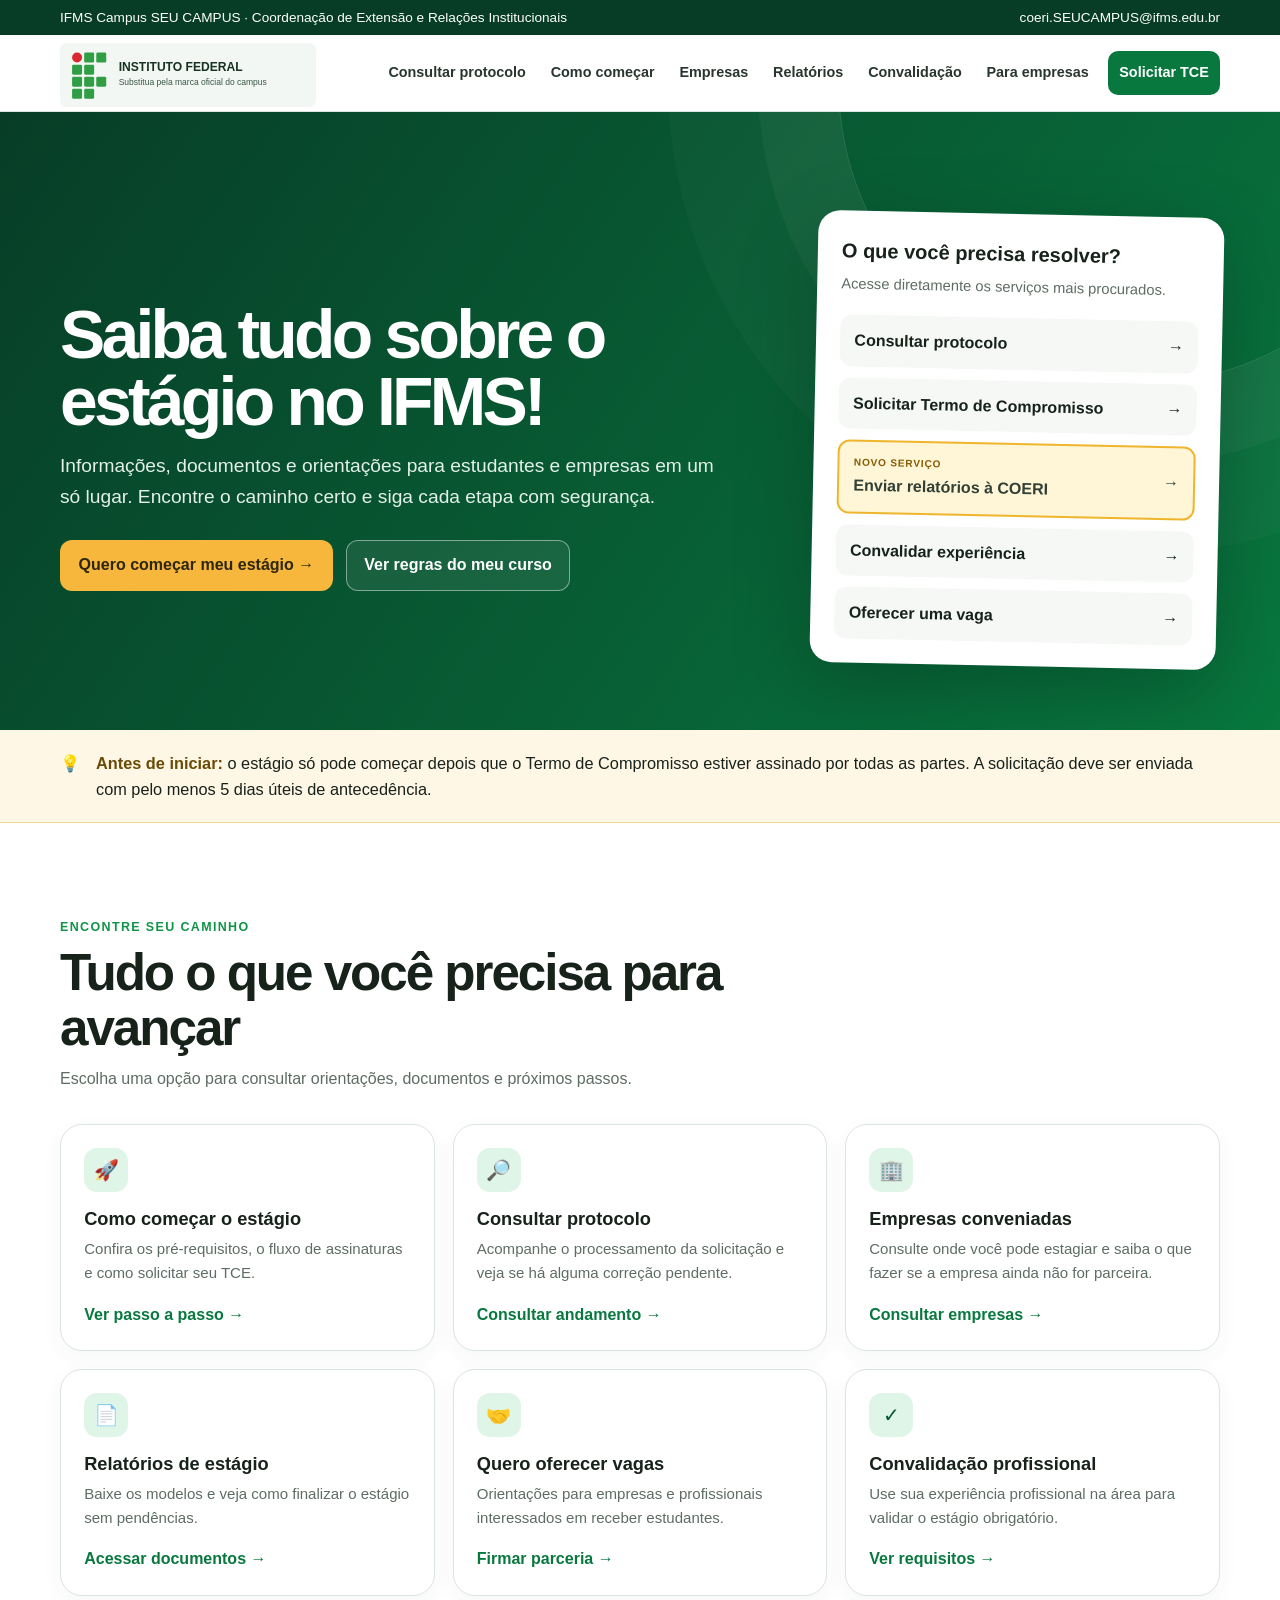
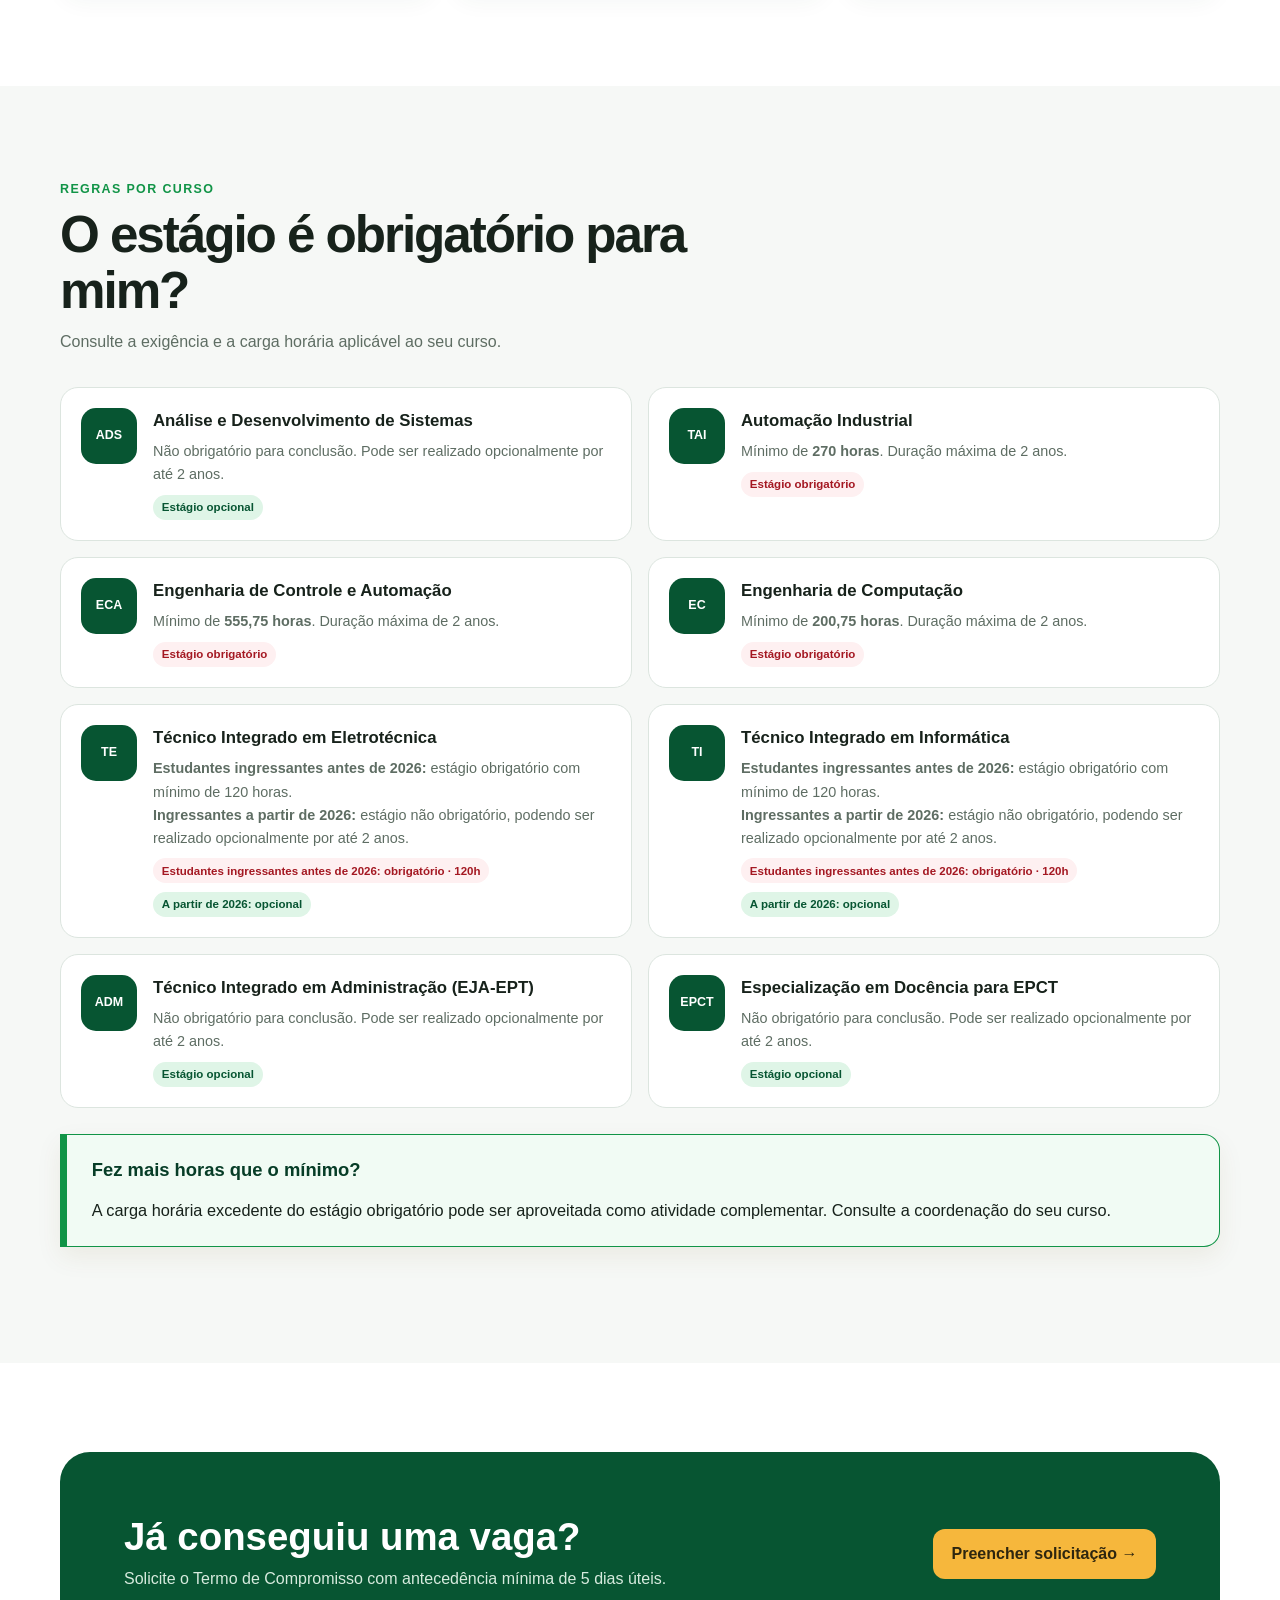
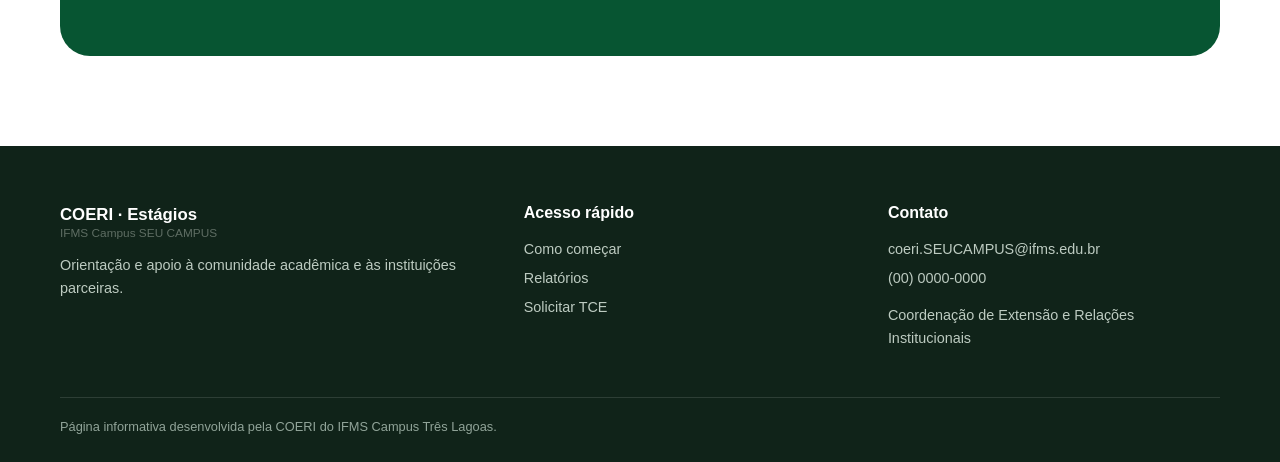
<file: index.html>
<!doctype html><html lang="pt-BR"><head><script src="assets/campus-config.js"></script><script src="assets/campus-runtime.js" defer></script><meta charset="utf-8"><meta name="viewport" content="width=device-width,initial-scale=1"><meta name="description" content="Portal de estágios da COERI do IFMS Campus SEU CAMPUS."><title>Estágio no IFMS SUA CIDADE | COERI</title><link rel="stylesheet" href="assets/styles.css?v=20260724-4"></head><body>
<a class="skip-link" href="#conteudo">Ir para o conteúdo</a>
<div class="topbar"><div class="container"><span>IFMS Campus SEU CAMPUS · Coordenação de Extensão e Relações Institucionais</span><a href="mailto:coeri.SEUCAMPUS@ifms.edu.br">coeri.SEUCAMPUS@ifms.edu.br</a></div></div>
<header class="site-header"><div class="container nav-wrap"><a class="brand" href="./"><span class="brand-mark" aria-hidden="true"><i></i><i></i><i></i><i></i><i></i><i></i><i></i><i></i><i></i><i></i><i></i><i></i></span><span><strong>COERI · Estágios</strong><span>IFMS Campus SEU CAMPUS</span></span></a><button class="menu-btn" aria-expanded="false" aria-label="Abrir menu">Menu</button><nav class="nav-links" aria-label="Principal"><a href="consultar-protocolo">Consultar protocolo</a><a href="como-comecar">Como começar</a><a href="empresas">Empresas</a><a href="relatorios">Relatórios</a><a href="convalidacao">Convalidação</a><a href="para-empresas">Para empresas</a><a class="nav-cta" href="formulario-tce">Solicitar TCE</a></nav></div></header>
<main id="conteudo">
<section class="hero"><div class="container hero-grid"><div><h1>Saiba tudo sobre o estágio no IFMS!</h1><p>Informações, documentos e orientações para estudantes e empresas em um só lugar. Encontre o caminho certo e siga cada etapa com segurança.</p><div class="actions"><a class="btn btn-primary" href="como-comecar">Quero começar meu estágio →</a><a class="btn btn-secondary" href="#cursos">Ver regras do meu curso</a></div></div><aside class="hero-card"><h2>O que você precisa resolver?</h2><p>Acesse diretamente os serviços mais procurados.</p><div class="quick-list"><a href="consultar-protocolo"><span>Consultar protocolo</span><b>→</b></a><a href="formulario-tce"><span>Solicitar Termo de Compromisso</span><b>→</b></a><a class="quick-report-upload" href="enviar-relatorios"><span><small>Novo serviço</small>Enviar relatórios à COERI</span><b>→</b></a><a href="convalidacao"><span>Convalidar experiência</span><b>→</b></a><a href="para-empresas"><span>Oferecer uma vaga</span><b>→</b></a></div></aside></div></section>
<div class="notice-bar"><div class="container"><b>💡</b><div><strong>Antes de iniciar:</strong> o estágio só pode começar depois que o Termo de Compromisso estiver assinado por todas as partes. A solicitação deve ser enviada com pelo menos 5 dias úteis de antecedência.</div></div></div>
<section class="section"><div class="container"><div class="section-head"><span class="eyebrow">Encontre seu caminho</span><h2>Tudo o que você precisa para avançar</h2><p>Escolha uma opção para consultar orientações, documentos e próximos passos.</p></div><div class="card-grid">
<article class="card"><div class="card-icon">🚀</div><h3>Como começar o estágio</h3><p>Confira os pré-requisitos, o fluxo de assinaturas e como solicitar seu TCE.</p><a class="text-link" href="como-comecar">Ver passo a passo →</a></article>
<article class="card"><div class="card-icon">🔎</div><h3>Consultar protocolo</h3><p>Acompanhe o processamento da solicitação e veja se há alguma correção pendente.</p><a class="text-link" href="consultar-protocolo">Consultar andamento →</a></article>
<article class="card"><div class="card-icon">🏢</div><h3>Empresas conveniadas</h3><p>Consulte onde você pode estagiar e saiba o que fazer se a empresa ainda não for parceira.</p><a class="text-link" href="empresas">Consultar empresas →</a></article>
<article class="card"><div class="card-icon">📄</div><h3>Relatórios de estágio</h3><p>Baixe os modelos e veja como finalizar o estágio sem pendências.</p><a class="text-link" href="relatorios">Acessar documentos →</a></article>
<article class="card"><div class="card-icon">🤝</div><h3>Quero oferecer vagas</h3><p>Orientações para empresas e profissionais interessados em receber estudantes.</p><a class="text-link" href="para-empresas">Firmar parceria →</a></article>
<article class="card"><div class="card-icon">✓</div><h3>Convalidação profissional</h3><p>Use sua experiência profissional na área para validar o estágio obrigatório.</p><a class="text-link" href="convalidacao">Ver requisitos →</a></article>
</div></div></section>
<section class="section section-soft" id="cursos"><div class="container"><div class="section-head"><span class="eyebrow">Regras por curso</span><h2>O estágio é obrigatório para mim?</h2><p>Consulte a exigência e a carga horária aplicável ao seu curso.</p></div><div class="course-grid">
<article class="course optional"><div class="course-badge">ADS</div><div><h3>Análise e Desenvolvimento de Sistemas</h3><p>Não obrigatório para conclusão. Pode ser realizado opcionalmente por até 2 anos.</p><span class="tag optional">Estágio opcional</span></div></article>
<article class="course"><div class="course-badge">TAI</div><div><h3>Automação Industrial</h3><p>Mínimo de <strong>270 horas</strong>. Duração máxima de 2 anos.</p><span class="tag">Estágio obrigatório</span></div></article>
<article class="course"><div class="course-badge">ECA</div><div><h3>Engenharia de Controle e Automação</h3><p>Mínimo de <strong>555,75 horas</strong>. Duração máxima de 2 anos.</p><span class="tag">Estágio obrigatório</span></div></article>
<article class="course"><div class="course-badge">EC</div><div><h3>Engenharia de Computação</h3><p>Mínimo de <strong>200,75 horas</strong>. Duração máxima de 2 anos.</p><span class="tag">Estágio obrigatório</span></div></article>
<article class="course optional"><div class="course-badge">TE</div><div><h3>Técnico Integrado em Eletrotécnica</h3><p><strong>Estudantes ingressantes antes de 2026:</strong> estágio obrigatório com mínimo de 120 horas.<br><strong>Ingressantes a partir de 2026:</strong> estágio não obrigatório, podendo ser realizado opcionalmente por até 2 anos.</p><span class="tag">Estudantes ingressantes antes de 2026: obrigatório · 120h</span> <span class="tag optional">A partir de 2026: opcional</span></div></article>
<article class="course optional"><div class="course-badge">TI</div><div><h3>Técnico Integrado em Informática</h3><p><strong>Estudantes ingressantes antes de 2026:</strong> estágio obrigatório com mínimo de 120 horas.<br><strong>Ingressantes a partir de 2026:</strong> estágio não obrigatório, podendo ser realizado opcionalmente por até 2 anos.</p><span class="tag">Estudantes ingressantes antes de 2026: obrigatório · 120h</span> <span class="tag optional">A partir de 2026: opcional</span></div></article>
<article class="course optional"><div class="course-badge">ADM</div><div><h3>Técnico Integrado em Administração (EJA-EPT)</h3><p>Não obrigatório para conclusão. Pode ser realizado opcionalmente por até 2 anos.</p><span class="tag optional">Estágio opcional</span></div></article>
<article class="course optional"><div class="course-badge">EPCT</div><div><h3>Especialização em Docência para EPCT</h3><p>Não obrigatório para conclusão. Pode ser realizado opcionalmente por até 2 anos.</p><span class="tag optional">Estágio opcional</span></div></article>
</div><div class="callout green"><strong>Fez mais horas que o mínimo?</strong><p>A carga horária excedente do estágio obrigatório pode ser aproveitada como atividade complementar. Consulte a coordenação do seu curso.</p></div></div></section>
<section class="section"><div class="container"><div class="cta-band"><div><h2>Já conseguiu uma vaga?</h2><p>Solicite o Termo de Compromisso com antecedência mínima de 5 dias úteis.</p></div><a class="btn btn-primary" href="formulario-tce">Preencher solicitação →</a></div></div></section>
</main>
<footer class="site-footer"><div class="container"><div class="footer-grid"><div><a class="brand" href="./"><span><strong style="color:white">COERI · Estágios</strong><span>IFMS Campus SEU CAMPUS</span></span></a><p>Orientação e apoio à comunidade acadêmica e às instituições parceiras.</p></div><div><h3>Acesso rápido</h3><a href="como-comecar">Como começar</a><a href="relatorios">Relatórios</a><a href="formulario-tce">Solicitar TCE</a></div><div><h3>Contato</h3><a href="mailto:coeri.SEUCAMPUS@ifms.edu.br">coeri.SEUCAMPUS@ifms.edu.br</a><a href="tel:+550000000000">(00) 0000-0000</a><p>Coordenação de Extensão e Relações Institucionais</p></div></div><div class="footer-bottom">Página informativa desenvolvida pela COERI do IFMS Campus Três Lagoas.</div></div></footer><script src="assets/main.js"></script></body></html>
</file>
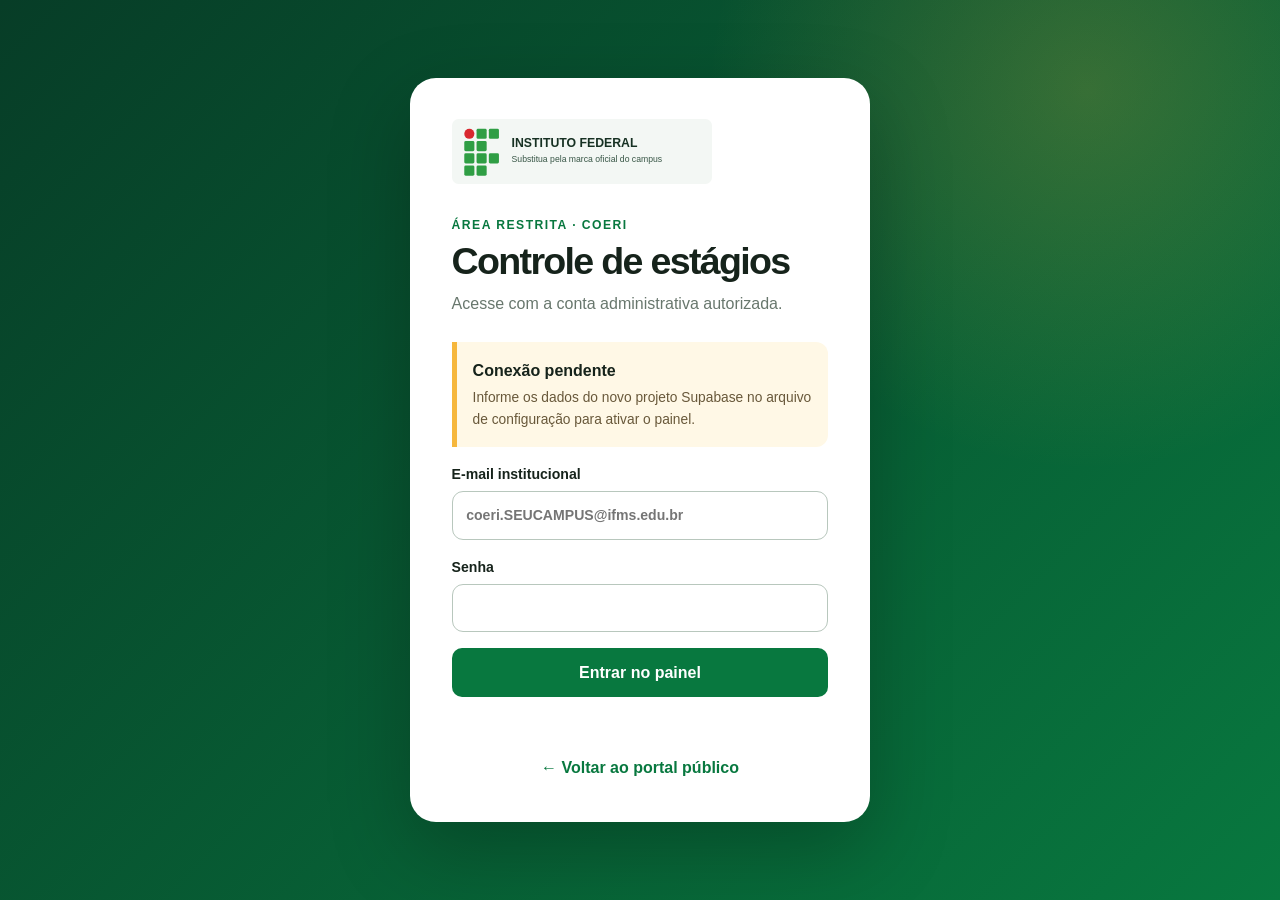
<file: admin.html>
<!doctype html>
<html lang="pt-BR">
<head><script src="assets/campus-config.js"></script><script src="assets/campus-runtime.js" defer></script>
  <meta charset="utf-8">
  <meta name="viewport" content="width=device-width,initial-scale=1">
  <meta name="robots" content="noindex,nofollow">
  <title>Painel de Estágios | COERI</title>
  <link rel="stylesheet" href="assets/styles.css?v=20260720-1">
  <link rel="stylesheet" href="assets/admin.css?v=20260724-2">
</head>
<body class="admin-body">
  <main id="admin-root">
    <section class="login-screen" id="login-screen">
      <div class="login-card">
        <a class="admin-brand" href="./" aria-label="Voltar ao portal de estágios"><img src="assets/logo-campus.svg" alt="IFMS Campus SEU CAMPUS"></a>
        <span class="admin-kicker">Área restrita · COERI</span>
        <h1>Controle de estágios</h1>
        <p>Acesse com a conta administrativa autorizada.</p>
        <div class="setup-notice" id="setup-notice" hidden><strong>Conexão pendente</strong><span>Informe os dados do novo projeto Supabase no arquivo de configuração para ativar o painel.</span></div>
        <form id="login-form" class="admin-form">
          <label>E-mail institucional<input id="login-email" type="email" autocomplete="username" required placeholder="coeri.SEUCAMPUS@ifms.edu.br"></label>
          <label>Senha<input id="login-password" type="password" autocomplete="current-password" required minlength="6"></label>
          <button class="admin-button primary" type="submit">Entrar no painel</button>
          <p class="form-message" id="login-message" role="alert"></p>
        </form>
        <a class="back-link" href="./">← Voltar ao portal público</a>
      </div>
    </section>

    <section class="dashboard" id="dashboard" hidden>
      <header class="admin-header">
        <div class="admin-header-inner">
          <a class="admin-brand compact" href="./"><img src="assets/logo-campus.svg" alt="IFMS Campus SEU CAMPUS"></a>
          <div class="admin-header-title"><span>COERI</span><strong>Controle de estágios</strong></div>
          <div class="admin-account"><span id="admin-email"></span><button class="admin-button ghost" id="logout-button" type="button">Sair</button></div>
        </div>
      </header>

      <div class="admin-container">
        <div class="dashboard-heading"><div><span class="admin-kicker">Visão geral</span><h1>Acompanhamento dos estagiários</h1><p id="today-label"></p></div><div class="heading-actions"><div class="action-menus"><details class="action-menu"><summary>Comunicação</summary><div class="action-menu-panel"><span class="action-menu-label">Cobrança de relatórios</span><button id="copy-partial-emails" type="button">Copiar e-mails · parcial</button><button id="copy-final-emails" type="button">Copiar e-mails · final</button><button class="bulk-sent" id="mark-copied-emails-sent" type="button" disabled>Marcar última lista como enviada</button></div></details><details class="action-menu"><summary>Importar dados</summary><div class="action-menu-panel"><span class="action-menu-label">Atualização em lote</span><button id="import-academic-button" type="button">Estágios do Sistema Acadêmico</button><button id="import-students-button" type="button">Dados dos estudantes</button><button id="import-agreements-button" type="button">Convênios</button></div></details><details class="action-menu"><summary>Exportar</summary><div class="action-menu-panel"><span class="action-menu-label">Listas administrativas</span><button id="export-ifms-button" type="button">Seguro dos estagiários IFMS</button></div></details></div><button class="admin-button primary new-internship-action" id="new-internship-button" type="button">+ Novo estágio</button></div></div>

        <nav class="admin-tabs" aria-label="Áreas do painel">
          <button class="admin-tab active" type="button" data-admin-view="tracking">Acompanhamento</button>
          <button class="admin-tab" type="button" data-admin-view="requests">Novos TCEs <span id="tce-request-count">0</span></button>
          <button class="admin-tab" type="button" data-admin-view="reports">Relatórios recebidos <span id="report-count">0</span></button>
          <button class="admin-tab" type="button" data-admin-view="advisors">Orientadores <span id="advisor-count">0</span></button>
          <button class="admin-tab" type="button" data-admin-view="maintenance">Manutenção</button>
        </nav>

        <div id="tracking-view">

        <section class="stat-grid" aria-label="Resumo dos estágios">
          <article class="stat-card"><span>Em andamento</span><strong id="stat-active">0</strong><small>estágios ativos</small></article>
          <article class="stat-card warning"><span>Com prazo próximo</span><strong id="stat-soon">0</strong><small>próximos 7 dias</small></article>
          <article class="stat-card danger"><span>Prazos atingidos</span><strong id="stat-due">0</strong><small>aguardando providência</small></article>
        </section>

        <section class="admin-panel filters-panel">
          <div class="search-field"><label for="search-input">Pesquisar</label><input id="search-input" type="search" placeholder="Nome, curso ou empresa"></div>
          <label>Prazos<select id="deadline-filter"><option value="all">Todos</option><option value="due">Atingidos</option><option value="soon">Próximos 7 dias</option><option value="ok">No prazo</option></select></label>
        </section>

        <section class="list-group" aria-labelledby="pending-list-title">
          <div class="list-heading"><div><span class="admin-kicker">Acompanhamento</span><h2 id="pending-list-title">Pendências de aviso</h2></div><span class="list-count" id="pending-list-count">0</span></div>
          <section class="internship-list" id="internship-list" aria-live="polite"></section>
        </section>
        <section class="list-group sent-group" id="sent-group" aria-labelledby="sent-list-title">
          <div class="list-heading"><div><span class="admin-kicker">Organizados</span><h2 id="sent-list-title">Avisos enviados</h2></div><span class="list-count" id="sent-list-count">0</span></div>
          <section class="internship-list" id="sent-internship-list" aria-live="polite"></section>
        </section>
        <div class="empty-state" id="empty-state" hidden><div>📋</div><h2>Nenhum estágio encontrado</h2><p>Cadastre um estágio ou altere os filtros selecionados.</p></div>
        </div>

        <section id="requests-view" hidden>
          <div class="requests-intro"><div><span class="admin-kicker">Fila de entrada</span><h2>Solicitações de TCE</h2><p>Os dados completos permanecem nesta área restrita até o TCE ser gerado.</p></div></div>
          <section class="tce-request-list" id="tce-request-list" aria-live="polite"></section>
          <div class="empty-state" id="tce-empty-state"><div>✅</div><h2>Nenhuma solicitação nova</h2><p>As próximas solicitações aparecerão aqui.</p></div>
        </section>

        <section id="reports-view" hidden>
          <div class="requests-intro"><div><span class="admin-kicker">Documentos enviados</span><h2>Relatórios recebidos</h2><p>Baixe os documentos para o computador antes de apagá-los. A exclusão libera espaço e não poderá ser desfeita.</p></div></div>
          <section class="report-admin-list" id="report-admin-list" aria-live="polite"></section>
          <div class="empty-state" id="report-empty-state"><div>📄</div><h2>Nenhum relatório recebido</h2><p>Os documentos enviados pelos estudantes aparecerão aqui.</p></div>
        </section>

        <section id="advisors-view" hidden>
          <div class="requests-intro advisor-heading"><div><span class="admin-kicker">Lista pública</span><h2>Professores orientadores</h2><p>Cadastre os docentes exibidos na página “Como começar” e no formulário de solicitação de TCE.</p></div><button class="admin-button primary" id="new-advisor-button" type="button">+ Novo orientador</button></div>
          <section class="advisor-admin-list" id="advisor-admin-list" aria-live="polite"></section>
          <div class="empty-state" id="advisor-empty-state" hidden><div>👩‍🏫</div><h2>Nenhum orientador cadastrado</h2><p>Use “Novo orientador” para iniciar a lista.</p></div>
        </section>
        <section id="maintenance-view" hidden>
          <div class="requests-intro maintenance-heading"><div><span class="admin-kicker">Saúde do sistema</span><h2>Manutenção e consumo</h2><p>Indicadores internos do projeto e atalhos para a medição oficial do Supabase.</p></div><button class="admin-button primary" id="refresh-maintenance" type="button">Atualizar indicadores</button></div>
          <p class="maintenance-status" id="maintenance-status" role="status">Abra esta aba para consultar os indicadores.</p>
          <section class="maintenance-grid">
            <article class="maintenance-card database-usage"><span>Banco de dados</span><strong id="maintenance-db-size">—</strong><small id="maintenance-db-percent">Limite gratuito de referência: 500 MB</small><div class="usage-track" aria-hidden="true"><span id="maintenance-db-bar"></span></div><p>O modo somente leitura pode ser ativado quando o banco ultrapassa 500 MB no plano gratuito.</p></article>
            <article class="maintenance-card"><span>Última movimentação</span><strong id="maintenance-last-change">—</strong><small>Última inclusão ou atualização registrada</small></article>
            <article class="maintenance-card status-ok"><span>Conexão</span><strong id="maintenance-connection">Aguardando</strong><small>Consulta protegida pelo login da COERI</small></article>
          </section>
          <section class="maintenance-records" aria-label="Quantidade de registros"><article><strong id="maintenance-internships">—</strong><span>Estágios em andamento</span></article><article><strong id="maintenance-requests">—</strong><span>Novos TCEs</span></article><article><strong id="maintenance-protocols">—</strong><span>Status de protocolos</span></article><article><strong id="maintenance-agreements">—</strong><span>Convênios</span></article><article><strong id="maintenance-advisors">—</strong><span>Orientadores</span></article><article><strong id="maintenance-assignments">—</strong><span>Reservas de orientação</span></article></section>
          <div class="maintenance-official"><div><h3>Consumo mensal oficial</h3><p>Tráfego, chamadas das funções e demais métricas são contabilizados pela organização. Consulte o painel oficial para os valores exatos do ciclo atual.</p><ul><li>Banco de dados gratuito: 500 MB por projeto.</li><li>Tráfego incluído: 5 GB por organização.</li><li>Funções: 500.000 chamadas por ciclo.</li></ul></div><div class="maintenance-links"><a class="admin-button primary" href="https://supabase.com/dashboard" target="_blank" rel="noopener">Abrir consumo no Supabase ↗</a><a class="admin-button ghost" href="https://supabase.com/dashboard" target="_blank" rel="noopener">Abrir projeto ↗</a><a href="https://supabase.com/docs/guides/platform/billing-on-supabase" target="_blank" rel="noopener">Consultar limites oficiais ↗</a></div></div>
          <p class="maintenance-updated" id="maintenance-updated"></p>
        </section>
      </div>
    </section>
  </main>


  <dialog id="advisor-dialog" class="admin-dialog small">
    <form id="advisor-form" class="dialog-content">
      <div class="dialog-header"><div><span class="admin-kicker">Lista pública</span><h2 id="advisor-dialog-title">Novo orientador</h2></div><button class="icon-button" type="button" data-close-advisor aria-label="Fechar">×</button></div>
      <input id="advisor-id" type="hidden">
      <div class="admin-form-grid">
        <label class="full">Nome completo<input id="advisor-name" required maxlength="180" autocomplete="off"></label>
        <label class="full">Cursos ou áreas que pode orientar<textarea id="advisor-areas" required maxlength="500" rows="3" placeholder="Ex.: Informática · TADS · Engenharia da Computação"></textarea></label>
        <label>Ordem de exibição<input id="advisor-order" type="number" min="0" step="1" value="0"></label>
        <label class="advisor-active-field"><input id="advisor-active" type="checkbox" checked> <span><strong>Exibir publicamente</strong><small>Desmarque para ocultar sem excluir o cadastro.</small></span></label>
      </div>
      <p class="form-message" id="advisor-message" role="alert"></p>
      <div class="dialog-actions"><button class="admin-button danger-outline" id="delete-advisor-button" type="button" hidden>Excluir</button><span class="dialog-spacer"></span><button class="admin-button ghost" type="button" data-close-advisor>Cancelar</button><button class="admin-button primary" type="submit">Salvar orientador</button></div>
    </form>
  </dialog>  <dialog id="internship-dialog" class="admin-dialog">
    <form id="internship-form" class="dialog-content">
      <div class="dialog-header"><div><span class="admin-kicker">Cadastro</span><h2 id="internship-dialog-title">Novo estágio</h2></div><button class="icon-button" type="button" data-close-dialog aria-label="Fechar">×</button></div>
      <input type="hidden" id="internship-id">
      <div class="admin-form-grid">
        <label class="full">Número do estágio<input id="internship-number" placeholder="Pode ser preenchido depois. Ex.: 001/2026"></label>
        <label class="full">Nome completo do estudante<input id="student-name" required autocapitalize="characters" style="text-transform:uppercase"></label>
        <label>CPF do estudante<input id="student-cpf" inputmode="numeric" maxlength="14" placeholder="000.000.000-00"></label>
        <label>Sexo<select id="student-sex"><option value="">Preencher depois</option><option value="Feminino">Feminino</option><option value="Masculino">Masculino</option><option value="Outro">Outro</option></select></label>
        <label>Data de nascimento<input id="student-birth-date" type="date"></label>
        <label>E-mail institucional<input id="student-email" type="email" placeholder="Pode ser preenchido depois"></label>
        <label>WhatsApp<input id="student-whatsapp" type="tel" placeholder="Pode ser preenchido depois"></label>
        <label>Curso<select id="student-course" required><option value="">Selecione</option><option>Análise e Desenvolvimento de Sistemas</option><option>Automação Industrial</option><option>Engenharia de Controle e Automação</option><option>Engenharia de Computação</option><option>Técnico Integrado em Eletrotécnica</option><option>Técnico Integrado em Informática</option><option>Técnico Integrado em Administração (EJA-EPT)</option><option>Especialização em Docência para EPCT</option></select></label>
        <label>Empresa ou unidade concedente<input id="company-name" required></label>
        <label>Previsão de término<input id="end-date" type="date"></label>
        <label>Entrega do relatório parcial<input id="partial-date" type="date"></label>
        <label>Entrega do relatório final<input id="final-date" type="date"></label>
        <label>Seguro do estagiário<select id="insurance-provider"><option value="">Preencher depois</option><option value="IFMS">IFMS</option><option value="Empresa concedente">Empresa concedente</option></select></label>
        <label class="full">Observações<textarea id="internship-notes" rows="3" placeholder="Informações adicionais para acompanhamento"></textarea></label>
      </div>
      <p class="form-message" id="internship-message" role="alert"></p>
      <div class="dialog-actions"><button class="admin-button ghost" type="button" data-close-dialog>Cancelar</button><button class="admin-button primary" type="submit">Salvar estágio</button></div>
    </form>
  </dialog>

  <dialog id="import-dialog" class="admin-dialog import-dialog">
    <div class="dialog-content">
      <div class="dialog-header"><div><span class="admin-kicker">Sistema Acadêmico</span><h2>Importar estágios do CSV</h2></div><button class="icon-button" type="button" data-close-import aria-label="Fechar">×</button></div>
      <div class="import-instructions"><strong>Antes de importar</strong><p>Exporte o resultado com os filtros do Campus SEU CAMPUS. O arquivo será analisado no navegador e somente as alterações confirmadas serão enviadas ao banco.</p></div>
      <label class="import-file">Arquivo CSV<input id="academic-csv-file" type="file" accept=".csv,text/csv"></label>
      <p class="form-message" id="import-message" role="alert"></p>
      <div id="import-summary" class="import-summary" hidden></div>
      <div id="import-preview-wrap" class="import-preview-wrap" hidden><table class="import-preview"><thead><tr><th>Importar</th><th>Ação</th><th>ID</th><th>Estudante</th><th>Curso</th><th>Concedente</th><th>Previsão</th></tr></thead><tbody id="import-preview-body"></tbody></table></div><div id="missing-academic-section" class="missing-academic-section" hidden><div class="missing-warning"><strong>Estágios que não constam neste CSV</strong><p>Confira se o arquivo contém a lista completa de estágios em andamento. Selecione somente os que foram efetivamente concluídos e podem ser removidos do acompanhamento.</p></div><div class="import-preview-wrap"><table class="import-preview"><thead><tr><th>Concluído</th><th>ID</th><th>Número</th><th>Estudante</th><th>Curso</th><th>Previsão</th></tr></thead><tbody id="missing-academic-body"></tbody></table></div><button class="admin-button danger-outline" id="remove-missing-academic" type="button" disabled>Concluir e remover selecionados</button></div>
      <div class="dialog-actions"><button class="admin-button ghost" type="button" data-close-import>Cancelar</button><button class="admin-button primary" id="confirm-import-button" type="button" disabled>Confirmar importação</button></div>
    </div>
  </dialog>
  <dialog id="student-import-dialog" class="admin-dialog import-dialog">
    <div class="dialog-content">
      <div class="dialog-header"><div><span class="admin-kicker">Dados acadêmicos</span><h2>Complementar dados dos estudantes</h2></div><button class="icon-button" type="button" data-close-student-import aria-label="Fechar">×</button></div>
      <div class="import-instructions"><strong>Somente complementação</strong><p>Esta importação não cria estágios e não substitui informações existentes. Serão preenchidos apenas CPF, nascimento, e-mail, telefone, matrícula e RA que estiverem vazios.</p></div>
      <label class="import-file">Arquivo CSV<input id="student-csv-file" type="file" accept=".csv,text/csv"></label><label class="import-option"><input id="replace-student-emails" type="checkbox"> <span><strong>Substituir e-mails já cadastrados</strong><small>Quando marcado, o e-mail do CSV substituirá um e-mail diferente que já esteja salvo.</small></span></label>
      <p class="form-message" id="student-import-message" role="alert"></p>
      <div id="student-import-summary" class="import-summary" hidden></div>
      <div id="student-import-preview-wrap" class="import-preview-wrap" hidden><table class="import-preview"><thead><tr><th>Atualizar</th><th>Ação</th><th>Estudante</th><th>CPF</th><th>E-mail</th><th>Nascimento</th><th>Telefone</th></tr></thead><tbody id="student-import-preview-body"></tbody></table></div>
      <div class="dialog-actions"><button class="admin-button ghost" type="button" data-close-student-import>Cancelar</button><button class="admin-button primary" id="confirm-student-import" type="button" disabled>Confirmar complementação</button></div>
    </div>
  </dialog>
  <dialog id="agreement-import-dialog" class="admin-dialog import-dialog">
    <div class="dialog-content"><div class="dialog-header"><div><span class="admin-kicker">Empresas conveniadas</span><h2>Importar convênios do CSV</h2></div><button class="icon-button" type="button" data-close-agreement-import aria-label="Fechar">×</button></div><div class="import-instructions"><strong>Atualização da página pública</strong><p>Confira as inclusões e alterações antes de confirmar. Convênios vencidos serão exibidos automaticamente na aba “Inativos”; o arquivo CSV não será armazenado.</p></div><label class="import-file">Arquivo CSV<input id="agreement-csv-file" type="file" accept=".csv,text/csv"></label><p class="form-message" id="agreement-import-message" role="alert"></p><div id="agreement-import-summary" class="import-summary" hidden></div><div id="agreement-import-preview-wrap" class="import-preview-wrap" hidden><table class="import-preview"><thead><tr><th>Importar</th><th>Ação</th><th>ID</th><th>Número</th><th>Instituição externa</th><th>Início</th><th>Fim</th></tr></thead><tbody id="agreement-import-preview-body"></tbody></table></div><div class="dialog-actions"><button class="admin-button ghost" type="button" data-close-agreement-import>Cancelar</button><button class="admin-button primary" id="confirm-agreement-import" type="button" disabled>Confirmar importação</button></div></div>
  </dialog>
  <dialog id="message-dialog" class="admin-dialog small">
    <div class="dialog-content"><div class="dialog-header"><div><span class="admin-kicker">Lembrete</span><h2 id="message-title">Mensagem ao estudante</h2></div><button class="icon-button" type="button" data-close-message aria-label="Fechar">×</button></div><label class="message-label">Texto da mensagem<textarea id="message-text" rows="9"></textarea></label><div class="dialog-actions"><button class="admin-button ghost" id="copy-message" type="button">Copiar texto</button><a class="admin-button primary" id="open-email" href="#">Abrir no e-mail</a></div></div>
  </dialog>

  <dialog id="tce-dialog" class="admin-dialog tce-dialog">
    <form id="tce-process-form" class="dialog-content">
      <div class="dialog-header"><div><span class="admin-kicker">Solicitação recebida</span><h2 id="tce-dialog-title">Novo TCE</h2></div><button class="icon-button" type="button" data-close-tce aria-label="Fechar">×</button></div>
      <div id="tce-request-details" class="tce-request-details"></div>
      <section class="process-box status-box">
        <h3>Status público da solicitação</h3>
        <p>O estudante verá somente o status, a observação e a data da atualização ao consultar o protocolo.</p>
        <div class="admin-form-grid">
          <label class="full">Status<select id="tce-public-status"><option value="recebido">Recebido pela COERI</option><option value="em_processamento">Em processamento pela COERI</option><option value="pendente_correcao">Pendente de correção</option><option value="tce_gerado">TCE gerado e encaminhado para assinaturas</option><option value="tce_negado">TCE negado — consulte a COERI</option></select></label>
          <label class="full" id="tce-public-note-field">Observações para o estudante<textarea id="tce-public-note" rows="3" maxlength="1000" placeholder="Informe o que deve ser corrigido ou complementado."></textarea></label>
          <label class="full" id="tce-document-url-field" hidden>Link do documento no Autentique<input id="tce-document-url" type="url" maxlength="1000" placeholder="https://app.autentique.com.br/..."></label>
        </div>
        <p class="form-message" id="tce-status-message" role="alert"></p>
        <div class="status-actions"><button class="admin-button ghost" id="save-tce-status" type="button">Salvar status e observação</button></div>
      </section>
      <section class="process-box">
        <h3>Registrar no acompanhamento</h3>
        <p>Ao confirmar, os dados completos desta solicitação serão apagados. Permanecerão somente os dados necessários ao acompanhamento.</p>
        <div class="admin-form-grid">
          <label class="full">Número do estágio<input id="tce-internship-number" placeholder="Ex.: 001/2026"></label>
          <label>Entrega do relatório parcial<input id="tce-partial-date" type="date"></label>
          <label>Entrega do relatório final<input id="tce-final-date" type="date"></label>
          <label class="full">Seguro do estagiário<select id="tce-insurance-provider" required><option value="">Selecione</option><option value="IFMS">IFMS</option><option value="Empresa concedente">Empresa concedente</option></select></label>
        </div>
      </section>
      <input id="tce-request-id" type="hidden">
      <p class="form-message" id="tce-process-message" role="alert"></p>
      <div class="dialog-actions split-actions"><button class="admin-button danger-outline" id="delete-tce-request" type="button">Excluir solicitação</button><span></span><button class="admin-button ghost" type="button" data-close-tce>Cancelar</button><button class="admin-button primary" id="generate-tce-button" type="submit" formnovalidate>Gerar TCE</button></div>
    </form>
  </dialog>

  <dialog id="password-dialog" class="admin-dialog small">
    <form id="password-form" class="dialog-content">
      <div class="dialog-header"><div><span class="admin-kicker">Primeiro acesso</span><h2>Crie sua senha</h2></div></div>
      <p>Defina uma senha permanente para os próximos acessos ao painel.</p>
      <div class="admin-form-grid">
        <label class="full">Nova senha<input id="new-password" type="password" autocomplete="new-password" required minlength="8"></label>
        <label class="full">Confirme a nova senha<input id="confirm-password" type="password" autocomplete="new-password" required minlength="8"></label>
      </div>
      <p class="form-message" id="password-message" role="alert"></p>
      <div class="dialog-actions"><button class="admin-button primary" type="submit">Salvar senha e entrar</button></div>
    </form>
  </dialog>

  <template id="internship-card-template"><article class="internship-card"><div class="status-stripe"></div><div class="internship-main"><div class="internship-top"><div><span class="status-pill"></span><div class="internship-number"></div><h2 class="student-name"></h2><p class="course-company"></p></div><button class="icon-button menu-action" type="button" aria-label="Editar cadastro">Editar</button></div><div class="contact-row"><a class="student-email"></a><a class="student-whatsapp"></a><span class="insurance"></span></div><div class="deadline-grid"><div class="deadline partial"><span>Relatório parcial</span><strong></strong><small></small><label class="sent-check"><input class="reminder-sent" data-reminder-type="partial" type="checkbox"> Aviso enviado</label></div><div class="deadline final"><span>Relatório final</span><strong></strong><small></small><label class="sent-check"><input class="reminder-sent" data-reminder-type="final" type="checkbox"> Aviso enviado</label></div><div class="deadline end"><span>Previsão de término</span><strong></strong><small></small></div></div><details class="notes-wrap"><summary>Ver observações</summary><div class="notes"></div></details><div class="card-actions"><button class="admin-button reminder partial-reminder" type="button">Mensagem: parcial</button><button class="admin-button reminder final-reminder" type="button">Mensagem: final</button><button class="admin-button complete-button" type="button">Marcar como concluído</button></div></div></article></template>

  <script src="assets/supabase-config.js?v=20260720-1"></script>
  <script type="module" src="assets/admin.js?v=20260730-1"></script>
</body>
</html>
</file>
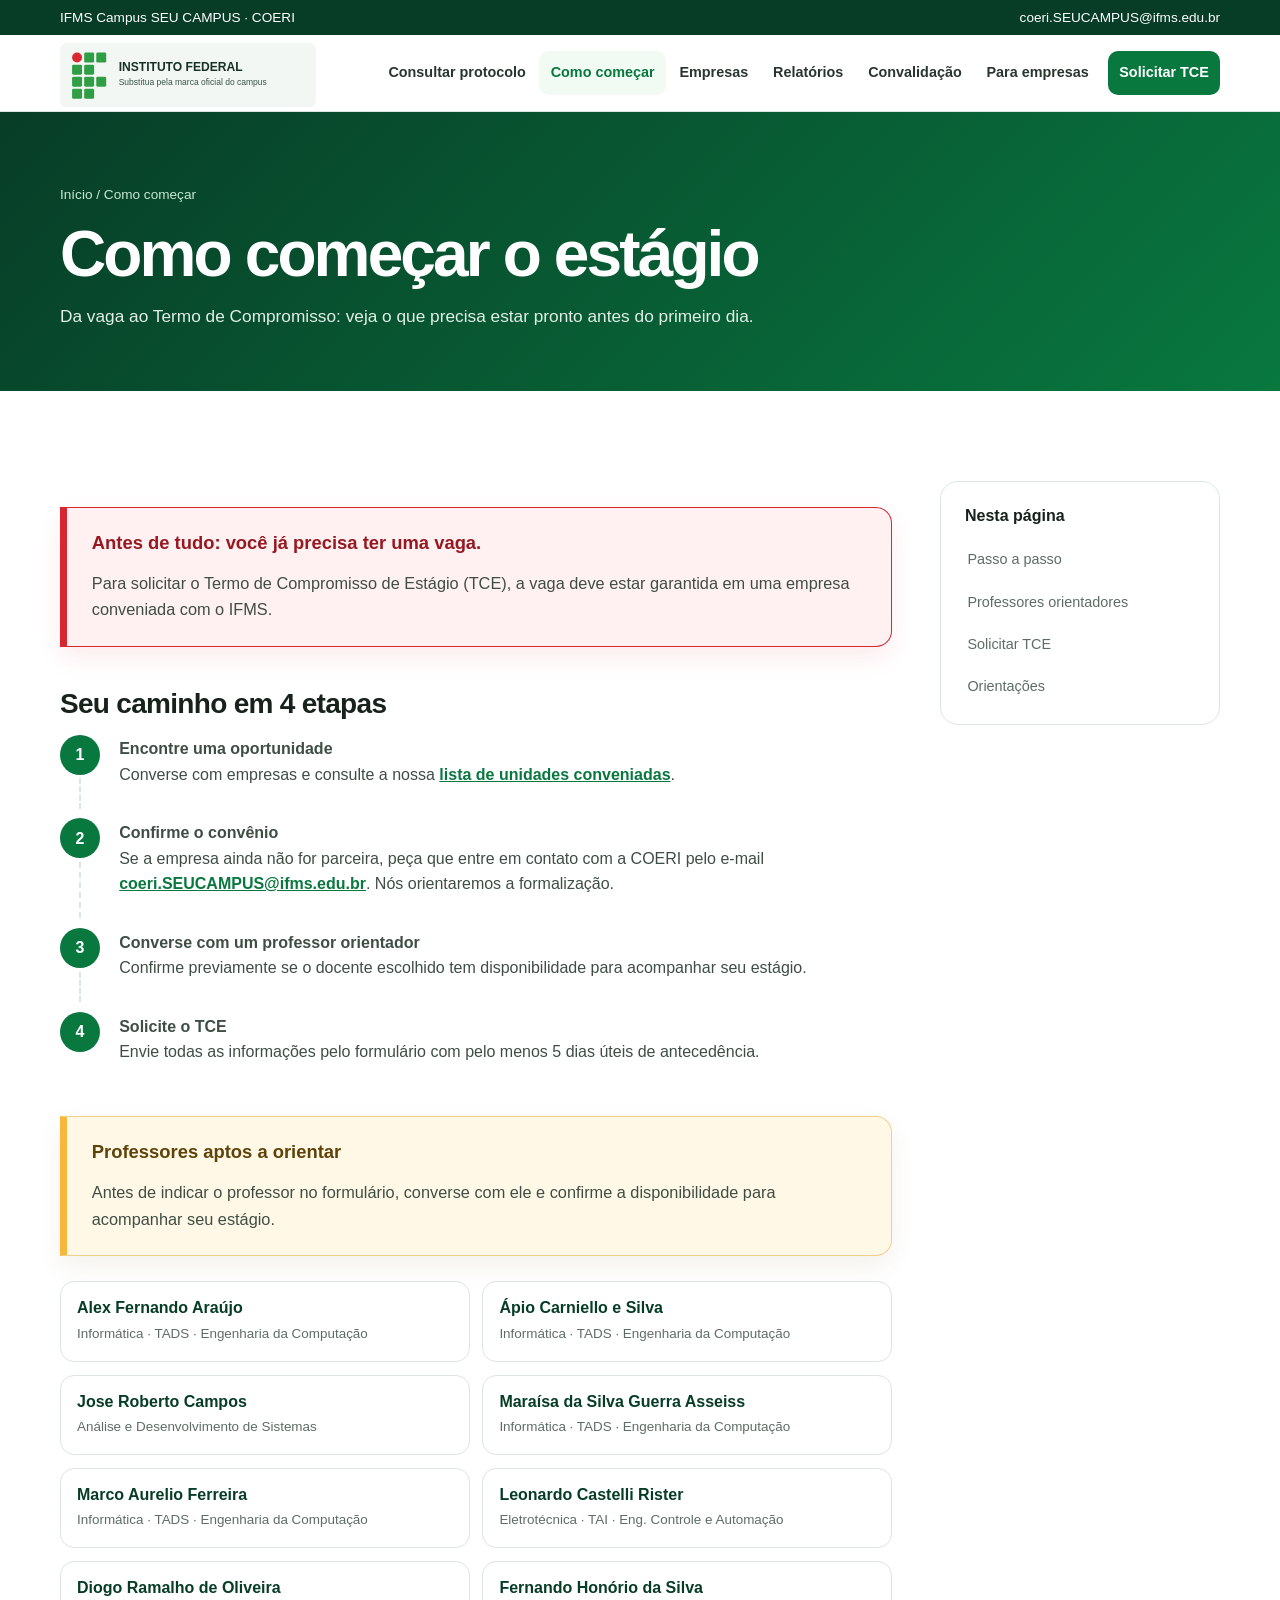
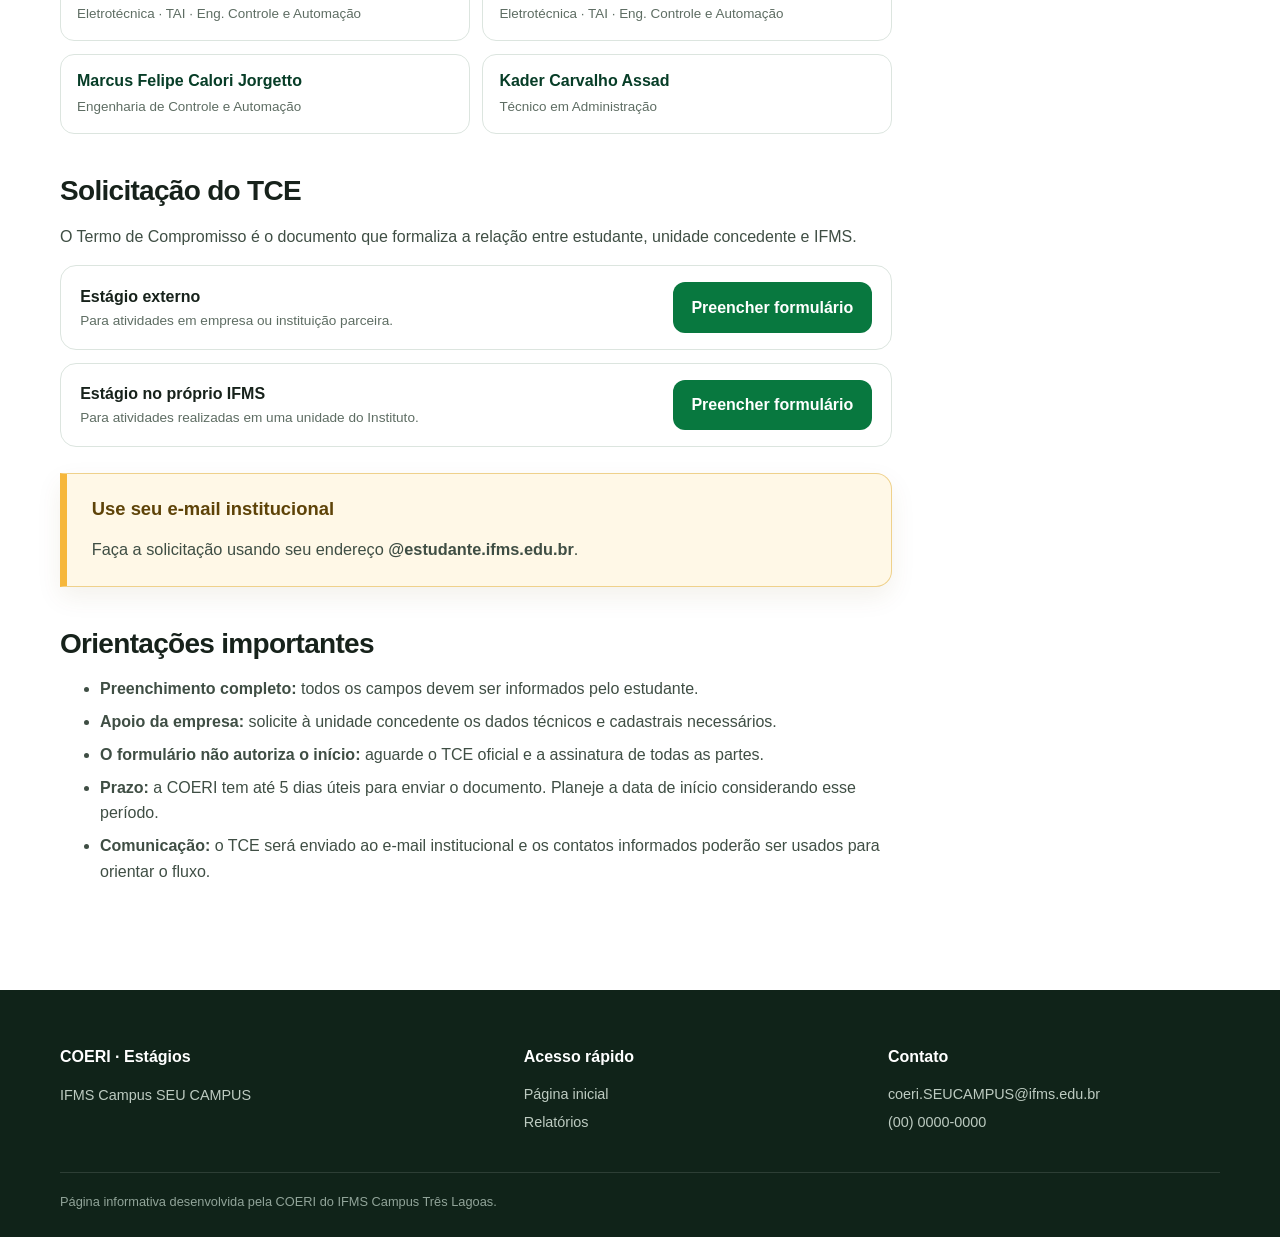
<file: como-comecar.html>
<!doctype html><html lang="pt-BR"><head><script src="assets/campus-config.js"></script><script src="assets/campus-runtime.js" defer></script><meta charset="utf-8"><meta name="viewport" content="width=device-width,initial-scale=1"><title>Como começar o estágio | COERI</title><link rel="stylesheet" href="assets/styles.css?v=20260713-3"></head><body><a class="skip-link" href="#conteudo">Ir para o conteúdo</a>
<div class="topbar"><div class="container"><span>IFMS Campus SEU CAMPUS · COERI</span><a href="mailto:coeri.SEUCAMPUS@ifms.edu.br">coeri.SEUCAMPUS@ifms.edu.br</a></div></div><header class="site-header"><div class="container nav-wrap"><a class="brand" href="./"><span class="brand-mark" aria-hidden="true"><i></i><i></i><i></i><i></i><i></i><i></i><i></i><i></i><i></i><i></i><i></i><i></i></span><span><strong>COERI · Estágios</strong><span>IFMS Campus SEU CAMPUS</span></span></a><button class="menu-btn" aria-expanded="false">Menu</button><nav class="nav-links"><a href="consultar-protocolo">Consultar protocolo</a><a aria-current="page" href="como-comecar">Como começar</a><a href="empresas">Empresas</a><a href="relatorios">Relatórios</a><a href="convalidacao">Convalidação</a><a href="para-empresas">Para empresas</a><a class="nav-cta" href="formulario-tce">Solicitar TCE</a></nav></div></header>
<main id="conteudo"><section class="page-hero"><div class="container"><div class="breadcrumbs"><a href="./">Início</a> / Como começar</div><h1>Como começar o estágio</h1><p>Da vaga ao Termo de Compromisso: veja o que precisa estar pronto antes do primeiro dia.</p></div></section><section class="section"><div class="container content-layout"><article class="content">
<div class="callout red"><strong>Antes de tudo: você já precisa ter uma vaga.</strong><p>Para solicitar o Termo de Compromisso de Estágio (TCE), a vaga deve estar garantida em uma empresa conveniada com o IFMS.</p></div>
<h2 id="passos">Seu caminho em 4 etapas</h2><ol class="steps"><li><strong>Encontre uma oportunidade</strong><br>Converse com empresas e consulte a nossa <a href="empresas">lista de unidades conveniadas</a>.</li><li><strong>Confirme o convênio</strong><br>Se a empresa ainda não for parceira, peça que entre em contato com a COERI pelo e-mail <a href="mailto:coeri.SEUCAMPUS@ifms.edu.br">coeri.SEUCAMPUS@ifms.edu.br</a>. Nós orientaremos a formalização.</li><li><strong>Converse com um professor orientador</strong><br>Confirme previamente se o docente escolhido tem disponibilidade para acompanhar seu estágio.</li><li><strong>Solicite o TCE</strong><br>Envie todas as informações pelo formulário com pelo menos 5 dias úteis de antecedência.</li></ol>
<div class="callout" id="orientadores"><strong>Professores aptos a orientar</strong><p>Antes de indicar o professor no formulário, converse com ele e confirme a disponibilidade para acompanhar seu estágio.</p></div><div class="advisor-grid" data-public-advisors><div class="advisor"><strong>Alex Fernando Araújo</strong><span>Informática · TADS · Engenharia da Computação</span></div><div class="advisor"><strong>Ápio Carniello e Silva</strong><span>Informática · TADS · Engenharia da Computação</span></div><div class="advisor"><strong>Jose Roberto Campos</strong><span>Análise e Desenvolvimento de Sistemas</span></div><div class="advisor"><strong>Maraísa da Silva Guerra Asseiss</strong><span>Informática · TADS · Engenharia da Computação</span></div><div class="advisor"><strong>Marco Aurelio Ferreira</strong><span>Informática · TADS · Engenharia da Computação</span></div><div class="advisor"><strong>Leonardo Castelli Rister</strong><span>Eletrotécnica · TAI · Eng. Controle e Automação</span></div><div class="advisor"><strong>Diogo Ramalho de Oliveira</strong><span>Eletrotécnica · TAI · Eng. Controle e Automação</span></div><div class="advisor"><strong>Fernando Honório da Silva</strong><span>Eletrotécnica · TAI · Eng. Controle e Automação</span></div><div class="advisor"><strong>Marcus Felipe Calori Jorgetto</strong><span>Engenharia de Controle e Automação</span></div><div class="advisor"><strong>Kader Carvalho Assad</strong><span>Técnico em Administração</span></div></div>
<h2 id="solicitar">Solicitação do TCE</h2><p>O Termo de Compromisso é o documento que formaliza a relação entre estudante, unidade concedente e IFMS.</p><div class="download-card"><div><strong>Estágio externo</strong><span>Para atividades em empresa ou instituição parceira.</span></div><a class="btn btn-green" href="formulario-tce">Preencher formulário</a></div><div class="download-card"><div><strong>Estágio no próprio IFMS</strong><span>Para atividades realizadas em uma unidade do Instituto.</span></div><a class="btn btn-green" href="formulario-tce?tipo=interno">Preencher formulário</a></div><div class="callout"><strong>Use seu e-mail institucional</strong><p>Faça a solicitação usando seu endereço <strong>@estudante.ifms.edu.br</strong>.</p></div>
<h2 id="orientacoes">Orientações importantes</h2><ul><li><strong>Preenchimento completo:</strong> todos os campos devem ser informados pelo estudante.</li><li><strong>Apoio da empresa:</strong> solicite à unidade concedente os dados técnicos e cadastrais necessários.</li><li><strong>O formulário não autoriza o início:</strong> aguarde o TCE oficial e a assinatura de todas as partes.</li><li><strong>Prazo:</strong> a COERI tem até 5 dias úteis para enviar o documento. Planeje a data de início considerando esse período.</li><li><strong>Comunicação:</strong> o TCE será enviado ao e-mail institucional e os contatos informados poderão ser usados para orientar o fluxo.</li></ul>
</article><aside class="side-nav"><strong>Nesta página</strong><a href="#passos">Passo a passo</a><a href="#orientadores">Professores orientadores</a><a href="#solicitar">Solicitar TCE</a><a href="#orientacoes">Orientações</a></aside></div></section></main>
<footer class="site-footer"><div class="container"><div class="footer-grid"><div><h3>COERI · Estágios</h3><p>IFMS Campus SEU CAMPUS</p></div><div><h3>Acesso rápido</h3><a href="./">Página inicial</a><a href="relatorios">Relatórios</a></div><div><h3>Contato</h3><a href="mailto:coeri.SEUCAMPUS@ifms.edu.br">coeri.SEUCAMPUS@ifms.edu.br</a><a href="tel:+550000000000">(00) 0000-0000</a></div></div><div class="footer-bottom">Página informativa desenvolvida pela COERI do IFMS Campus Três Lagoas.</div></div></footer><script src="assets/main.js"></script><script src="assets/supabase-config.js?v=20260720-3"></script><script type="module" src="assets/advisors.js?v=20260723-2"></script></body></html>
</file>
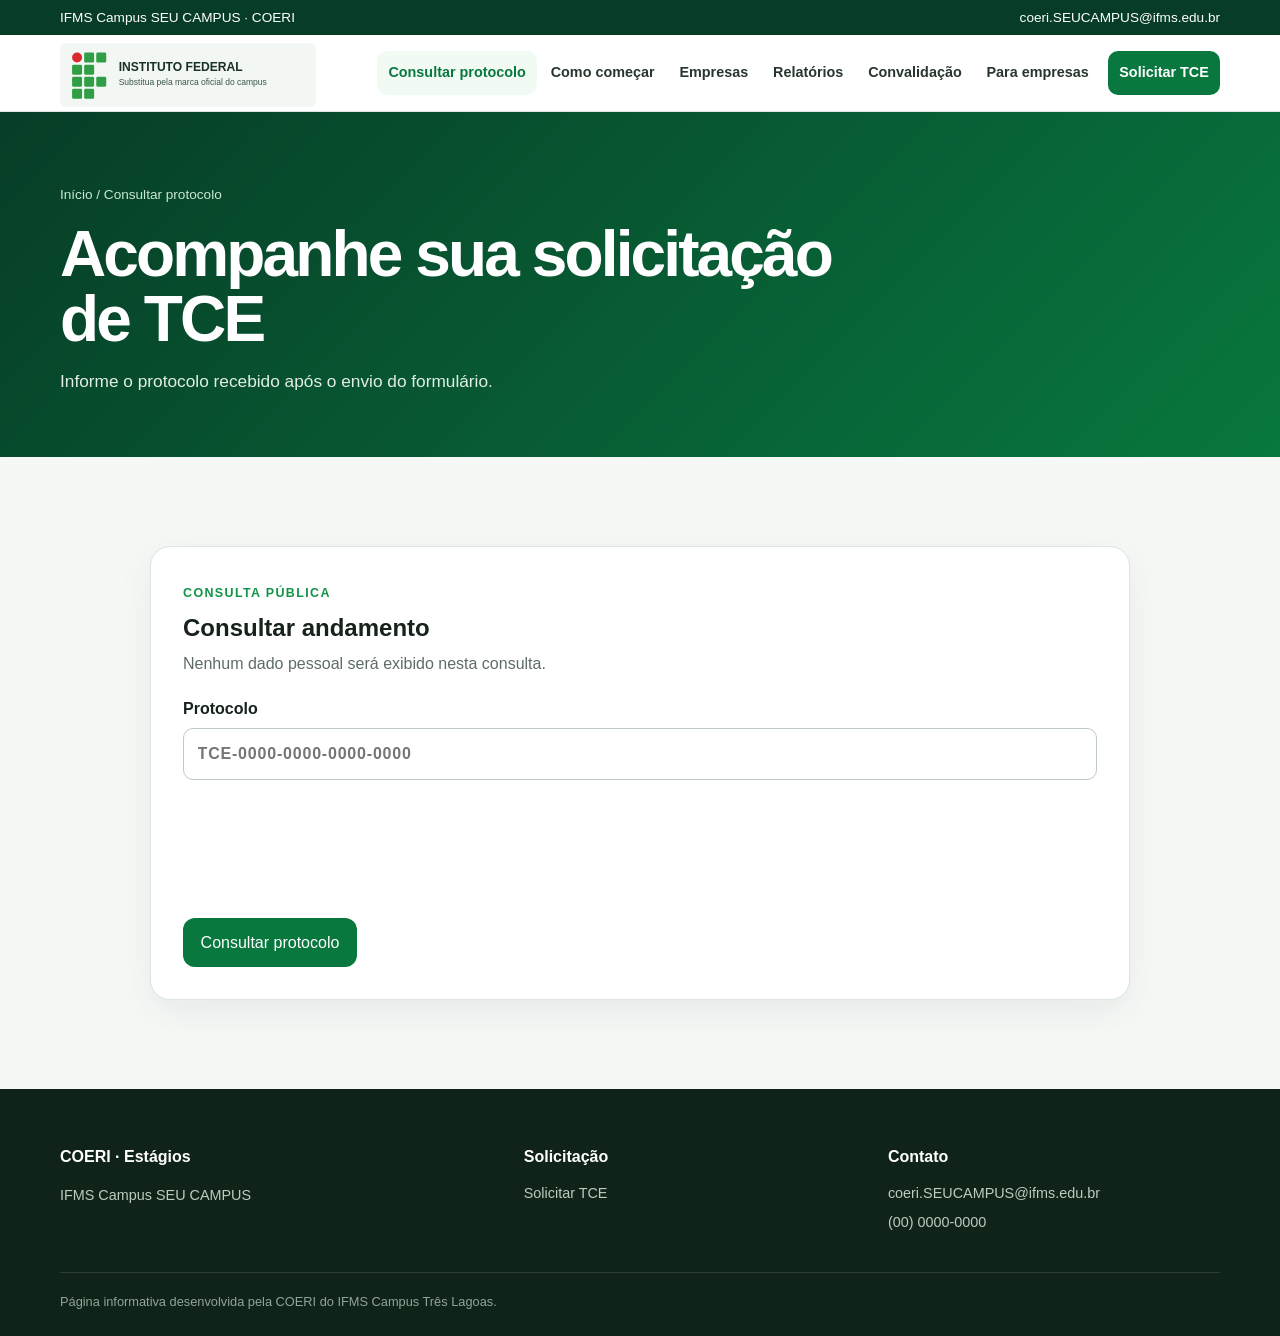
<file: consultar-protocolo.html>
<!doctype html><html lang="pt-BR"><head><script src="assets/campus-config.js"></script><script src="assets/campus-runtime.js" defer></script><meta charset="utf-8"><meta name="viewport" content="width=device-width,initial-scale=1"><meta name="description" content="Consulta pública do andamento da solicitação de TCE no IFMS Campus SEU CAMPUS."><title>Consultar protocolo | COERI</title><link rel="stylesheet" href="assets/styles.css?v=20260713-3"><link rel="stylesheet" href="assets/protocol.css?v=20260723-1"></head><body>
<a class="skip-link" href="#conteudo">Ir para o conteúdo</a><div class="topbar"><div class="container"><span>IFMS Campus SEU CAMPUS · COERI</span><a href="mailto:coeri.SEUCAMPUS@ifms.edu.br">coeri.SEUCAMPUS@ifms.edu.br</a></div></div>
<header class="site-header"><div class="container nav-wrap"><a class="brand" href="./"><span class="brand-mark" aria-hidden="true"><i></i><i></i><i></i><i></i><i></i><i></i><i></i><i></i><i></i><i></i><i></i><i></i></span><span><strong>COERI · Estágios</strong><span>IFMS Campus SEU CAMPUS</span></span></a><button class="menu-btn" aria-expanded="false">Menu</button><nav class="nav-links"><a aria-current="page" href="consultar-protocolo">Consultar protocolo</a><a href="como-comecar">Como começar</a><a href="empresas">Empresas</a><a href="relatorios">Relatórios</a><a href="convalidacao">Convalidação</a><a href="para-empresas">Para empresas</a><a class="nav-cta" href="formulario-tce">Solicitar TCE</a></nav></div></header>
<main id="conteudo"><section class="page-hero"><div class="container"><div class="breadcrumbs"><a href="./">Início</a> / Consultar protocolo</div><h1>Acompanhe sua solicitação de TCE</h1><p>Informe o protocolo recebido após o envio do formulário.</p></div></section>
<section class="section section-soft"><div class="container protocol-container"><form id="protocol-form" class="protocol-card"><span class="eyebrow">Consulta pública</span><h2>Consultar andamento</h2><p>Nenhum dado pessoal será exibido nesta consulta.</p><label>Protocolo<input id="protocol-input" required autocomplete="off" spellcheck="false" maxlength="23" placeholder="TCE-0000-0000-0000-0000"></label><div id="protocol-turnstile"></div><p id="protocol-message" class="protocol-message" role="alert"></p><button class="btn btn-green" type="submit">Consultar protocolo</button></form><section id="protocol-result" class="protocol-result" hidden aria-live="polite"><span id="protocol-result-code"></span><h2 id="protocol-result-status"></h2><div class="protocol-timeline" aria-label="Etapas da solicitação"><div class="timeline-step" data-status="recebido"><i></i><strong>Recebido</strong><small>Solicitação recebida pela COERI</small></div><div class="timeline-step" data-status="em_processamento"><i></i><strong>Em processamento</strong><small>Conferência das informações</small></div><div class="timeline-step" data-status="pendente_correcao"><i></i><strong>Correção</strong><small>Aguardando ajuste do estudante</small></div><div class="timeline-step" data-status="tce_gerado"><i></i><strong>TCE gerado</strong><small>Encaminhado para assinaturas</small></div><div class="timeline-step" data-status="tce_negado"><i></i><strong>TCE negado</strong><small>Consulte a COERI</small></div></div><div id="protocol-result-note" class="protocol-result-note"></div><a id="protocol-document-link" class="btn btn-green protocol-document-link" href="#" target="_blank" rel="noopener noreferrer" hidden>Abrir documento para assinatura</a><small id="protocol-result-date"></small></section></div></section></main>
<footer class="site-footer"><div class="container"><div class="footer-grid"><div><h3>COERI · Estágios</h3><p>IFMS Campus SEU CAMPUS</p></div><div><h3>Solicitação</h3><a href="formulario-tce">Solicitar TCE</a></div><div><h3>Contato</h3><a href="mailto:coeri.SEUCAMPUS@ifms.edu.br">coeri.SEUCAMPUS@ifms.edu.br</a><a href="tel:+550000000000">(00) 0000-0000</a></div></div><div class="footer-bottom">Página informativa desenvolvida pela COERI do IFMS Campus Três Lagoas.</div></div></footer>
<script src="assets/main.js"></script><script src="assets/supabase-config.js?v=20260720-3"></script><script src="https://challenges.cloudflare.com/turnstile/v0/api.js?render=explicit" defer></script><script type="module" src="assets/protocol.js?v=20260729-1"></script></body></html>
</file>
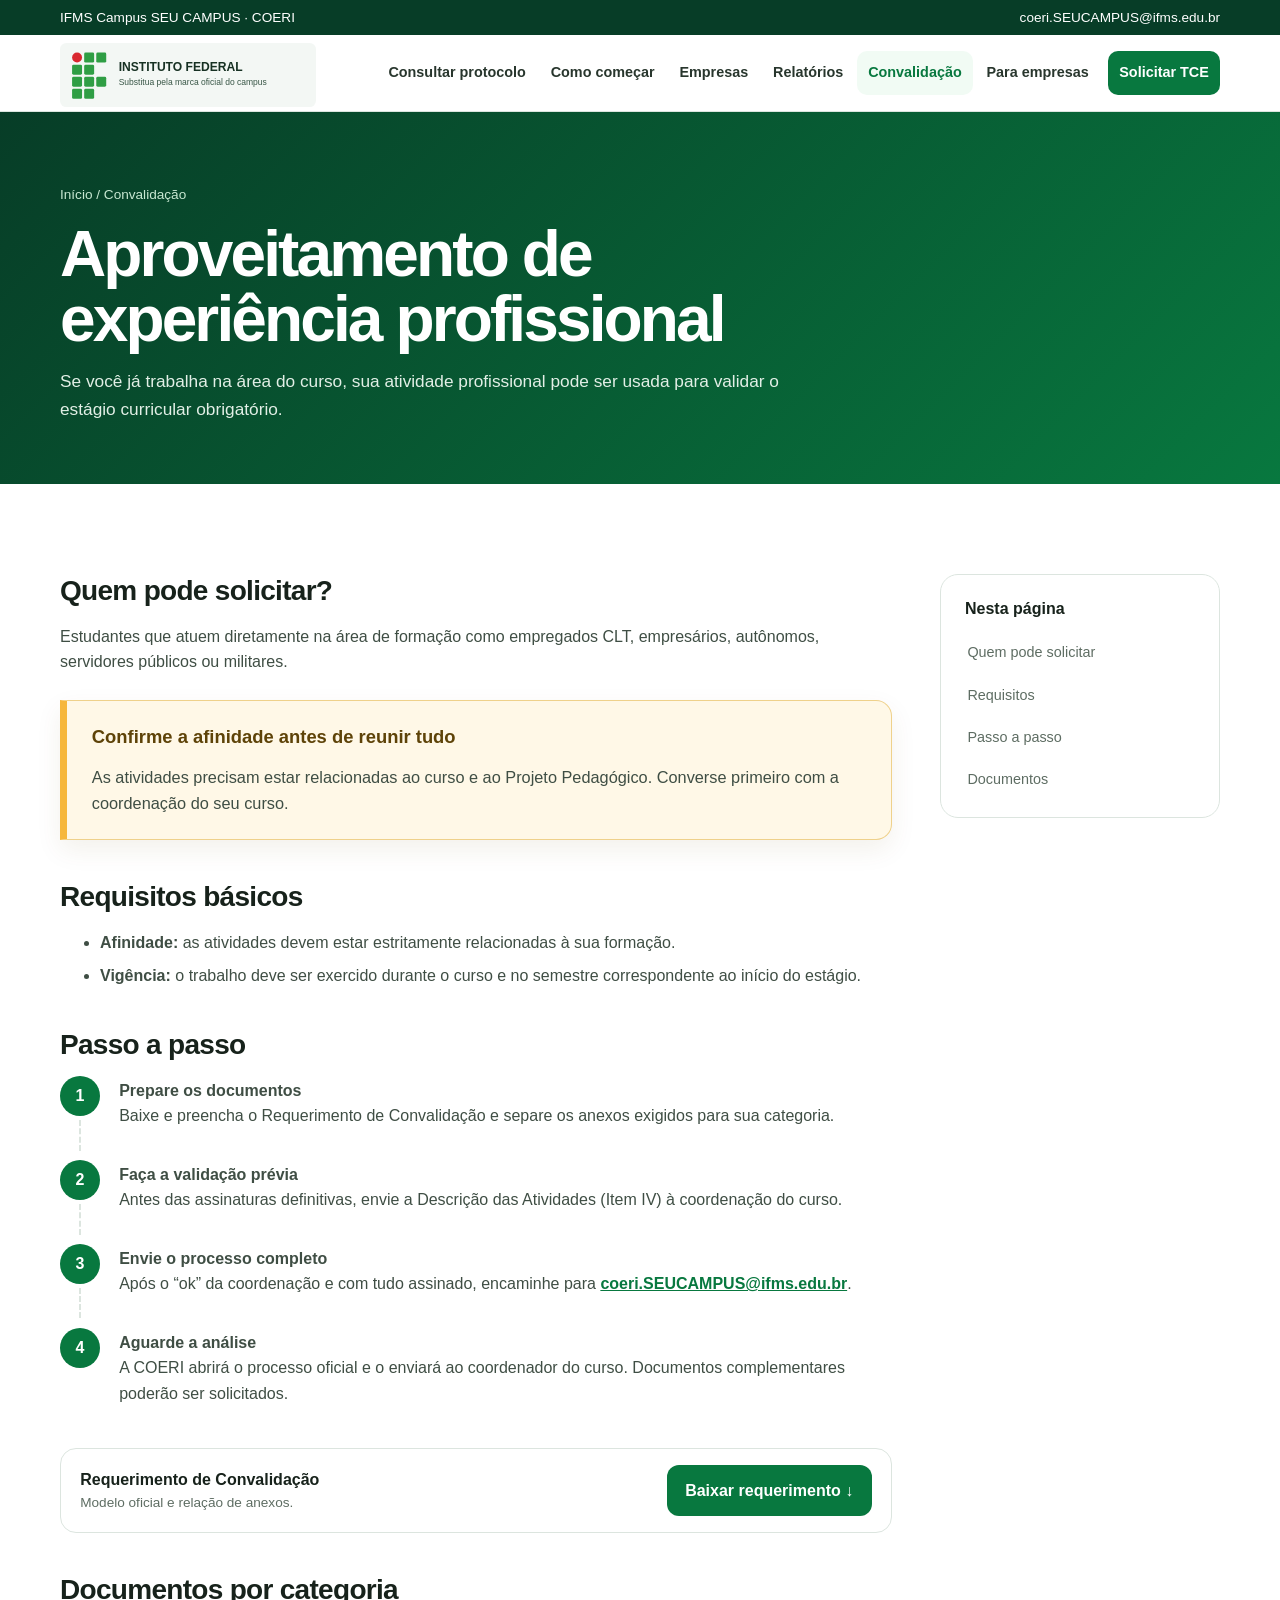
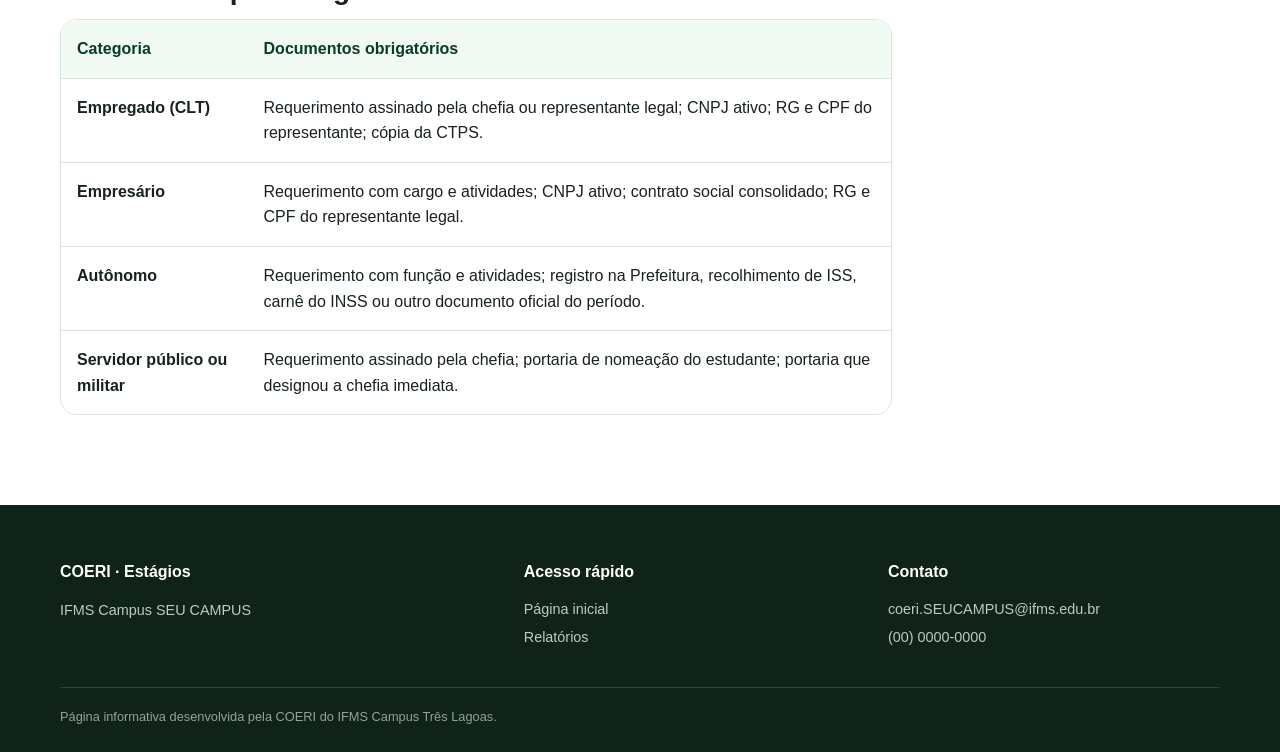
<file: convalidacao.html>
<!doctype html><html lang="pt-BR"><head><script src="assets/campus-config.js"></script><script src="assets/campus-runtime.js" defer></script><meta charset="utf-8"><meta name="viewport" content="width=device-width,initial-scale=1"><title>Convalidação de experiência | COERI</title><link rel="stylesheet" href="assets/styles.css?v=20260713-3"></head><body>
<div class="topbar"><div class="container"><span>IFMS Campus SEU CAMPUS · COERI</span><a href="mailto:coeri.SEUCAMPUS@ifms.edu.br">coeri.SEUCAMPUS@ifms.edu.br</a></div></div><header class="site-header"><div class="container nav-wrap"><a class="brand" href="./"><span class="brand-mark" aria-hidden="true"><i></i><i></i><i></i><i></i><i></i><i></i><i></i><i></i><i></i><i></i><i></i><i></i></span><span><strong>COERI · Estágios</strong><span>IFMS Campus SEU CAMPUS</span></span></a><button class="menu-btn" aria-expanded="false">Menu</button><nav class="nav-links"><a href="consultar-protocolo">Consultar protocolo</a><a href="como-comecar">Como começar</a><a href="empresas">Empresas</a><a href="relatorios">Relatórios</a><a aria-current="page" href="convalidacao">Convalidação</a><a href="para-empresas">Para empresas</a><a class="nav-cta" href="formulario-tce">Solicitar TCE</a></nav></div></header>
<main><section class="page-hero"><div class="container"><div class="breadcrumbs"><a href="./">Início</a> / Convalidação</div><h1>Aproveitamento de experiência profissional</h1><p>Se você já trabalha na área do curso, sua atividade profissional pode ser usada para validar o estágio curricular obrigatório.</p></div></section><section class="section"><div class="container content-layout"><article class="content">
<h2 id="direito">Quem pode solicitar?</h2><p>Estudantes que atuem diretamente na área de formação como empregados CLT, empresários, autônomos, servidores públicos ou militares.</p><div class="callout"><strong>Confirme a afinidade antes de reunir tudo</strong><p>As atividades precisam estar relacionadas ao curso e ao Projeto Pedagógico. Converse primeiro com a coordenação do seu curso.</p></div>
<h2 id="requisitos">Requisitos básicos</h2><ul><li><strong>Afinidade:</strong> as atividades devem estar estritamente relacionadas à sua formação.</li><li><strong>Vigência:</strong> o trabalho deve ser exercido durante o curso e no semestre correspondente ao início do estágio.</li></ul>
<h2 id="passos">Passo a passo</h2><ol class="steps"><li><strong>Prepare os documentos</strong><br>Baixe e preencha o Requerimento de Convalidação e separe os anexos exigidos para sua categoria.</li><li><strong>Faça a validação prévia</strong><br>Antes das assinaturas definitivas, envie a Descrição das Atividades (Item IV) à coordenação do curso.</li><li><strong>Envie o processo completo</strong><br>Após o “ok” da coordenação e com tudo assinado, encaminhe para <a href="mailto:coeri.SEUCAMPUS@ifms.edu.br">coeri.SEUCAMPUS@ifms.edu.br</a>.</li><li><strong>Aguarde a análise</strong><br>A COERI abrirá o processo oficial e o enviará ao coordenador do curso. Documentos complementares poderão ser solicitados.</li></ol>
<div class="download-card"><div><strong>Requerimento de Convalidação</strong><span>Modelo oficial e relação de anexos.</span></div><a class="btn btn-green" href="https://www.ifms.edu.br/centrais-de-conteudo/documentos-institucionais/formularios-e-requerimentos/estagio/requerimento-de-convalidacao-de-estagio/@@download/file/requerimento-de-convalidacao-de-estagio.docx">Baixar requerimento ↓</a></div>
<h2 id="documentos">Documentos por categoria</h2><div class="table-wrap"><table><thead><tr><th>Categoria</th><th>Documentos obrigatórios</th></tr></thead><tbody><tr><td><strong>Empregado (CLT)</strong></td><td>Requerimento assinado pela chefia ou representante legal; CNPJ ativo; RG e CPF do representante; cópia da CTPS.</td></tr><tr><td><strong>Empresário</strong></td><td>Requerimento com cargo e atividades; CNPJ ativo; contrato social consolidado; RG e CPF do representante legal.</td></tr><tr><td><strong>Autônomo</strong></td><td>Requerimento com função e atividades; registro na Prefeitura, recolhimento de ISS, carnê do INSS ou outro documento oficial do período.</td></tr><tr><td><strong>Servidor público ou militar</strong></td><td>Requerimento assinado pela chefia; portaria de nomeação do estudante; portaria que designou a chefia imediata.</td></tr></tbody></table></div>
</article><aside class="side-nav"><strong>Nesta página</strong><a href="#direito">Quem pode solicitar</a><a href="#requisitos">Requisitos</a><a href="#passos">Passo a passo</a><a href="#documentos">Documentos</a></aside></div></section></main>
<footer class="site-footer"><div class="container"><div class="footer-grid"><div><h3>COERI · Estágios</h3><p>IFMS Campus SEU CAMPUS</p></div><div><h3>Acesso rápido</h3><a href="./">Página inicial</a><a href="relatorios">Relatórios</a></div><div><h3>Contato</h3><a href="mailto:coeri.SEUCAMPUS@ifms.edu.br">coeri.SEUCAMPUS@ifms.edu.br</a><a href="tel:+550000000000">(00) 0000-0000</a></div></div><div class="footer-bottom">Página informativa desenvolvida pela COERI do IFMS Campus Três Lagoas.</div></div></footer><script src="assets/main.js"></script></body></html>
</file>
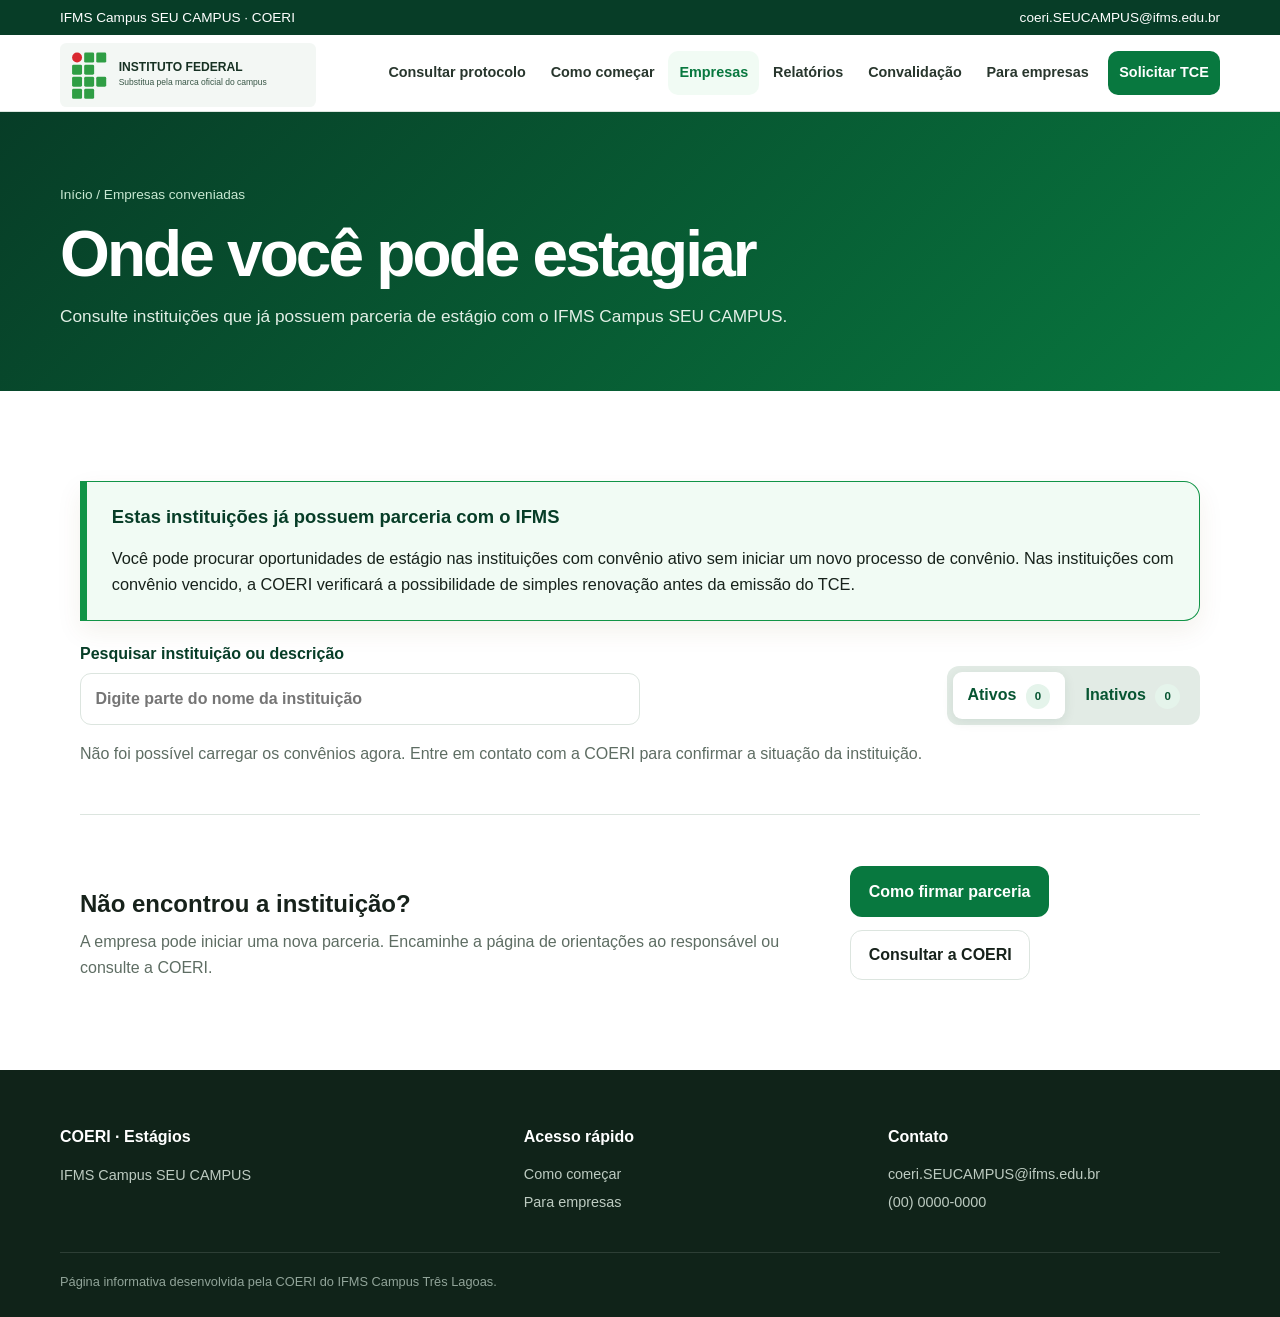
<file: empresas.html>
<!doctype html><html lang="pt-BR"><head><script src="assets/campus-config.js"></script><script src="assets/campus-runtime.js" defer></script><meta charset="utf-8"><meta name="viewport" content="width=device-width,initial-scale=1"><meta name="description" content="Consulte os convênios de estágio ativos e inativos do IFMS Campus SEU CAMPUS."><title>Empresas conveniadas | COERI</title><link rel="stylesheet" href="assets/styles.css?v=20260713-3"><link rel="stylesheet" href="assets/agreements.css?v=20260723-2"></head><body>
<div class="topbar"><div class="container"><span>IFMS Campus SEU CAMPUS · COERI</span><a href="mailto:coeri.SEUCAMPUS@ifms.edu.br">coeri.SEUCAMPUS@ifms.edu.br</a></div></div><header class="site-header"><div class="container nav-wrap"><a class="brand" href="./"><span class="brand-mark" aria-hidden="true"><i></i><i></i><i></i><i></i><i></i><i></i><i></i><i></i><i></i><i></i><i></i><i></i></span><span><strong>COERI · Estágios</strong><span>IFMS Campus SEU CAMPUS</span></span></a><button class="menu-btn" aria-expanded="false">Menu</button><nav class="nav-links"><a href="consultar-protocolo">Consultar protocolo</a><a href="como-comecar">Como começar</a><a aria-current="page" href="empresas">Empresas</a><a href="relatorios">Relatórios</a><a href="convalidacao">Convalidação</a><a href="para-empresas">Para empresas</a><a class="nav-cta" href="formulario-tce">Solicitar TCE</a></nav></div></header>
<main><section class="page-hero"><div class="container"><div class="breadcrumbs"><a href="./">Início</a> / Empresas conveniadas</div><h1>Onde você pode estagiar</h1><p>Consulte instituições que já possuem parceria de estágio com o IFMS Campus SEU CAMPUS.</p></div></section>
<section class="section"><div class="container agreements-shell"><div class="callout green agreement-notice"><strong>Estas instituições já possuem parceria com o IFMS</strong><p>Você pode procurar oportunidades de estágio nas instituições com convênio ativo sem iniciar um novo processo de convênio. Nas instituições com convênio vencido, a COERI verificará a possibilidade de simples renovação antes da emissão do TCE.</p></div>
<div class="agreement-toolbar"><label class="agreement-search">Pesquisar instituição ou descrição<input id="agreement-search" type="search" placeholder="Digite parte do nome da instituição"></label><div class="agreement-tabs" role="tablist" aria-label="Situação dos convênios"><button class="agreement-tab active" id="active-agreements-tab" type="button" role="tab" aria-selected="true" data-agreement-view="active">Ativos <span id="active-agreement-count">0</span></button><button class="agreement-tab" id="inactive-agreements-tab" type="button" role="tab" aria-selected="false" data-agreement-view="inactive">Inativos <span id="inactive-agreement-count">0</span></button></div></div>
<p class="agreement-status" id="agreement-status" role="status">Carregando convênios…</p><section class="agreement-list" id="agreement-list" aria-live="polite"></section><div class="agreement-empty" id="agreement-empty" hidden><strong>Nenhum convênio encontrado</strong><p>Altere a pesquisa ou consulte a COERI para confirmar uma parceria.</p><a class="btn" href="https://docs.google.com/spreadsheets/u/7/d/e/2PACX-1vTIzFkarYL7oNE-N7OE5JNB6SVKglJq1D6gyvgB11O0m_lgPdDkzo8ZPcwVPelpjg/pubhtml" target="_blank" rel="noopener">Consultar planilha anterior ↗</a></div>
<div class="agreement-next"><div><h2>Não encontrou a instituição?</h2><p>A empresa pode iniciar uma nova parceria. Encaminhe a página de orientações ao responsável ou consulte a COERI.</p></div><div class="actions"><a class="btn btn-green" href="para-empresas">Como firmar parceria</a><a class="btn" href="mailto:coeri.SEUCAMPUS@ifms.edu.br?subject=Consulta%20sobre%20empresa%20conveniada">Consultar a COERI</a></div></div></div></section></main>
<footer class="site-footer"><div class="container"><div class="footer-grid"><div><h3>COERI · Estágios</h3><p>IFMS Campus SEU CAMPUS</p></div><div><h3>Acesso rápido</h3><a href="como-comecar">Como começar</a><a href="para-empresas">Para empresas</a></div><div><h3>Contato</h3><a href="mailto:coeri.SEUCAMPUS@ifms.edu.br">coeri.SEUCAMPUS@ifms.edu.br</a><a href="tel:+550000000000">(00) 0000-0000</a></div></div><div class="footer-bottom">Página informativa desenvolvida pela COERI do IFMS Campus Três Lagoas.</div></div></footer><script src="assets/main.js"></script><script src="assets/supabase-config.js?v=20260720-1"></script><script type="module" src="assets/agreements.js?v=20260723-3"></script></body></html>
</file>
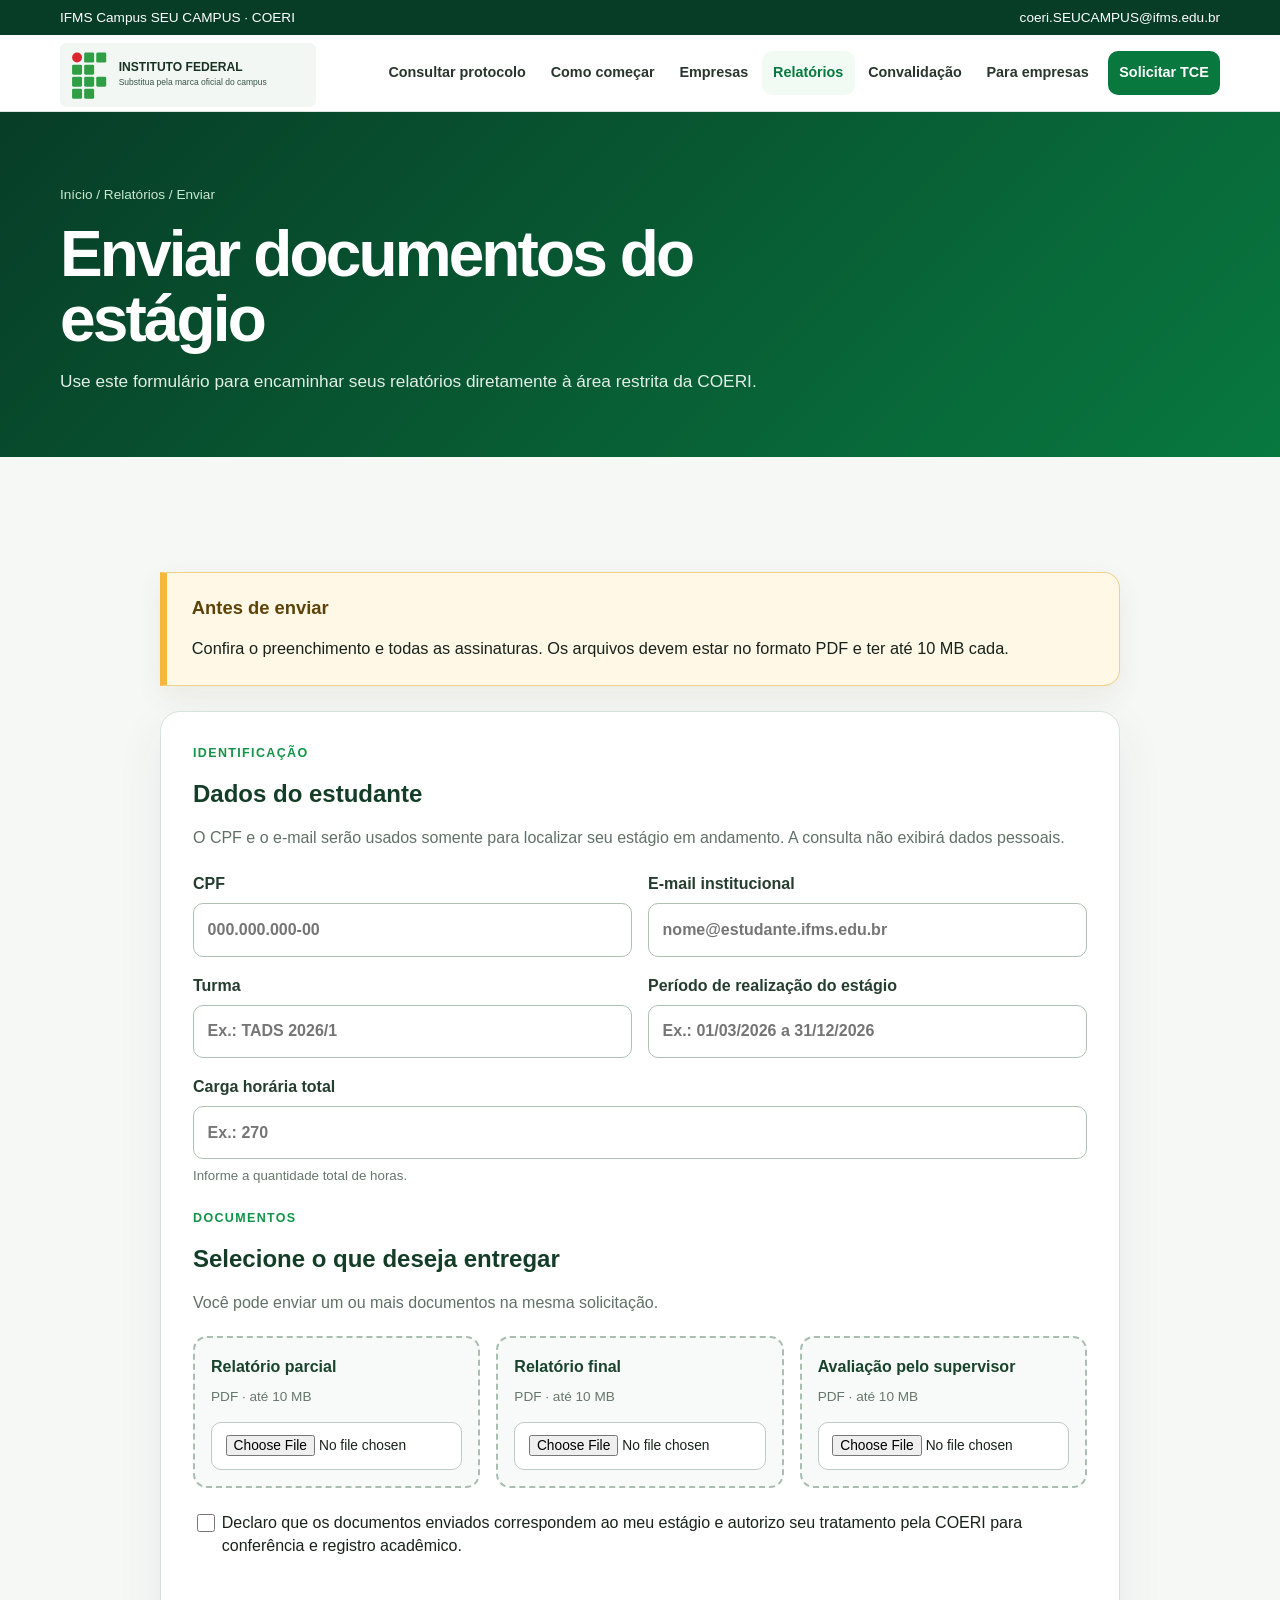
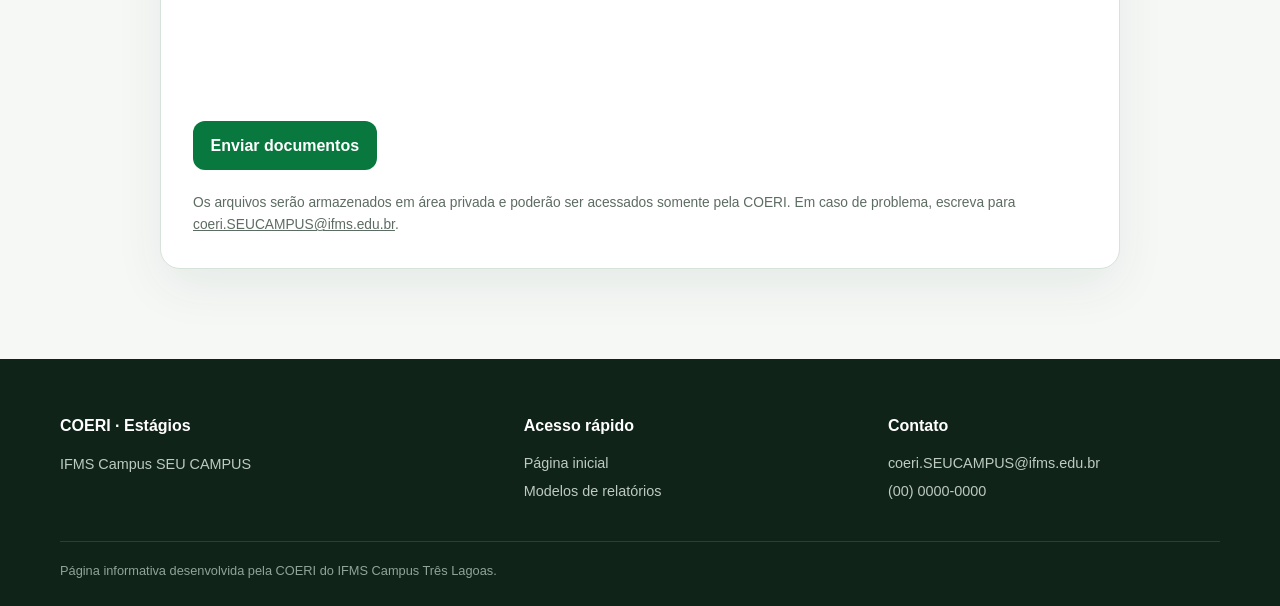
<file: enviar-relatorios.html>
<!doctype html>
<html lang="pt-BR">
<head><script src="assets/campus-config.js"></script><script src="assets/campus-runtime.js" defer></script>
  <meta charset="utf-8">
  <meta name="viewport" content="width=device-width,initial-scale=1">
  <title>Enviar relatórios de estágio | COERI</title>
  <link rel="stylesheet" href="assets/styles.css?v=20260724-4">
  <link rel="stylesheet" href="assets/report-upload.css?v=20260724-1">
</head>
<body>
<div class="topbar"><div class="container"><span>IFMS Campus SEU CAMPUS · COERI</span><a href="mailto:coeri.SEUCAMPUS@ifms.edu.br">coeri.SEUCAMPUS@ifms.edu.br</a></div></div>
<header class="site-header"><div class="container nav-wrap"><a class="brand" href="./"><span class="brand-mark" aria-hidden="true"><i></i><i></i><i></i><i></i><i></i><i></i><i></i><i></i><i></i><i></i><i></i><i></i></span><span><strong>COERI · Estágios</strong><span>IFMS Campus SEU CAMPUS</span></span></a><button class="menu-btn" aria-expanded="false">Menu</button><nav class="nav-links"><a href="consultar-protocolo">Consultar protocolo</a><a href="como-comecar">Como começar</a><a href="empresas">Empresas</a><a aria-current="page" href="relatorios">Relatórios</a><a href="convalidacao">Convalidação</a><a href="para-empresas">Para empresas</a><a class="nav-cta" href="formulario-tce">Solicitar TCE</a></nav></div></header>
<main>
  <section class="page-hero"><div class="container"><div class="breadcrumbs"><a href="./">Início</a> / <a href="relatorios">Relatórios</a> / Enviar</div><h1>Enviar documentos do estágio</h1><p>Use este formulário para encaminhar seus relatórios diretamente à área restrita da COERI.</p></div></section>
  <section class="section section-soft">
    <div class="container report-upload-shell">
      <div class="callout warning"><strong>Antes de enviar</strong><p>Confira o preenchimento e todas as assinaturas. Os arquivos devem estar no formato PDF e ter até 10 MB cada.</p></div>
      <form id="report-upload-form" class="report-upload-card">
        <section>
          <span class="eyebrow">Identificação</span>
          <h2>Dados do estudante</h2>
          <p>O CPF e o e-mail serão usados somente para localizar seu estágio em andamento. A consulta não exibirá dados pessoais.</p>
          <div class="report-grid">
            <label>CPF<input id="report-cpf" name="cpf" required inputmode="numeric" autocomplete="off" maxlength="14" placeholder="000.000.000-00"></label>
            <label>E-mail institucional<input id="report-email" name="email" required type="email" autocomplete="email" placeholder="nome@estudante.ifms.edu.br"></label>
            <label>Turma<input name="student_class" required maxlength="120" placeholder="Ex.: TADS 2026/1"></label>
            <label>Período de realização do estágio<input name="internship_period" required maxlength="160" placeholder="Ex.: 01/03/2026 a 31/12/2026"></label>
            <label>Carga horária total<input name="total_workload" required type="number" inputmode="numeric" min="1" max="10000" placeholder="Ex.: 270"><small>Informe a quantidade total de horas.</small></label>
          </div>
        </section>
        <section>
          <span class="eyebrow">Documentos</span>
          <h2>Selecione o que deseja entregar</h2>
          <p>Você pode enviar um ou mais documentos na mesma solicitação.</p>
          <div class="file-grid">
            <label class="file-field"><strong>Relatório parcial</strong><span>PDF · até 10 MB</span><input name="partial_report" type="file" accept="application/pdf,.pdf"></label>
            <label class="file-field"><strong>Relatório final</strong><span>PDF · até 10 MB</span><input name="final_report" type="file" accept="application/pdf,.pdf"></label>
            <label class="file-field"><strong>Avaliação pelo supervisor</strong><span>PDF · até 10 MB</span><input name="supervisor_evaluation" type="file" accept="application/pdf,.pdf"></label>
          </div>
        </section>
        <label class="consent-check"><input type="checkbox" required><span>Declaro que os documentos enviados correspondem ao meu estágio e autorizo seu tratamento pela COERI para conferência e registro acadêmico.</span></label>
        <div id="report-turnstile"></div>
        <p id="report-upload-message" class="form-message" role="alert"></p>
        <button class="btn btn-green report-submit" type="submit">Enviar documentos</button>
        <p class="privacy">Os arquivos serão armazenados em área privada e poderão ser acessados somente pela COERI. Em caso de problema, escreva para <a href="mailto:coeri.SEUCAMPUS@ifms.edu.br">coeri.SEUCAMPUS@ifms.edu.br</a>.</p>
      </form>
    </div>
  </section>
</main>
<footer class="site-footer"><div class="container"><div class="footer-grid"><div><h3>COERI · Estágios</h3><p>IFMS Campus SEU CAMPUS</p></div><div><h3>Acesso rápido</h3><a href="./">Página inicial</a><a href="relatorios">Modelos de relatórios</a></div><div><h3>Contato</h3><a href="mailto:coeri.SEUCAMPUS@ifms.edu.br">coeri.SEUCAMPUS@ifms.edu.br</a><a href="tel:+550000000000">(00) 0000-0000</a></div></div><div class="footer-bottom">Página informativa desenvolvida pela COERI do IFMS Campus Três Lagoas.</div></div></footer>
<script src="assets/main.js"></script>
<script src="assets/supabase-config.js?v=20260720-3"></script>
<script src="https://challenges.cloudflare.com/turnstile/v0/api.js?render=explicit" defer></script>
<script type="module" src="assets/report-upload.js?v=20260724-1"></script>
</body>
</html>
</file>
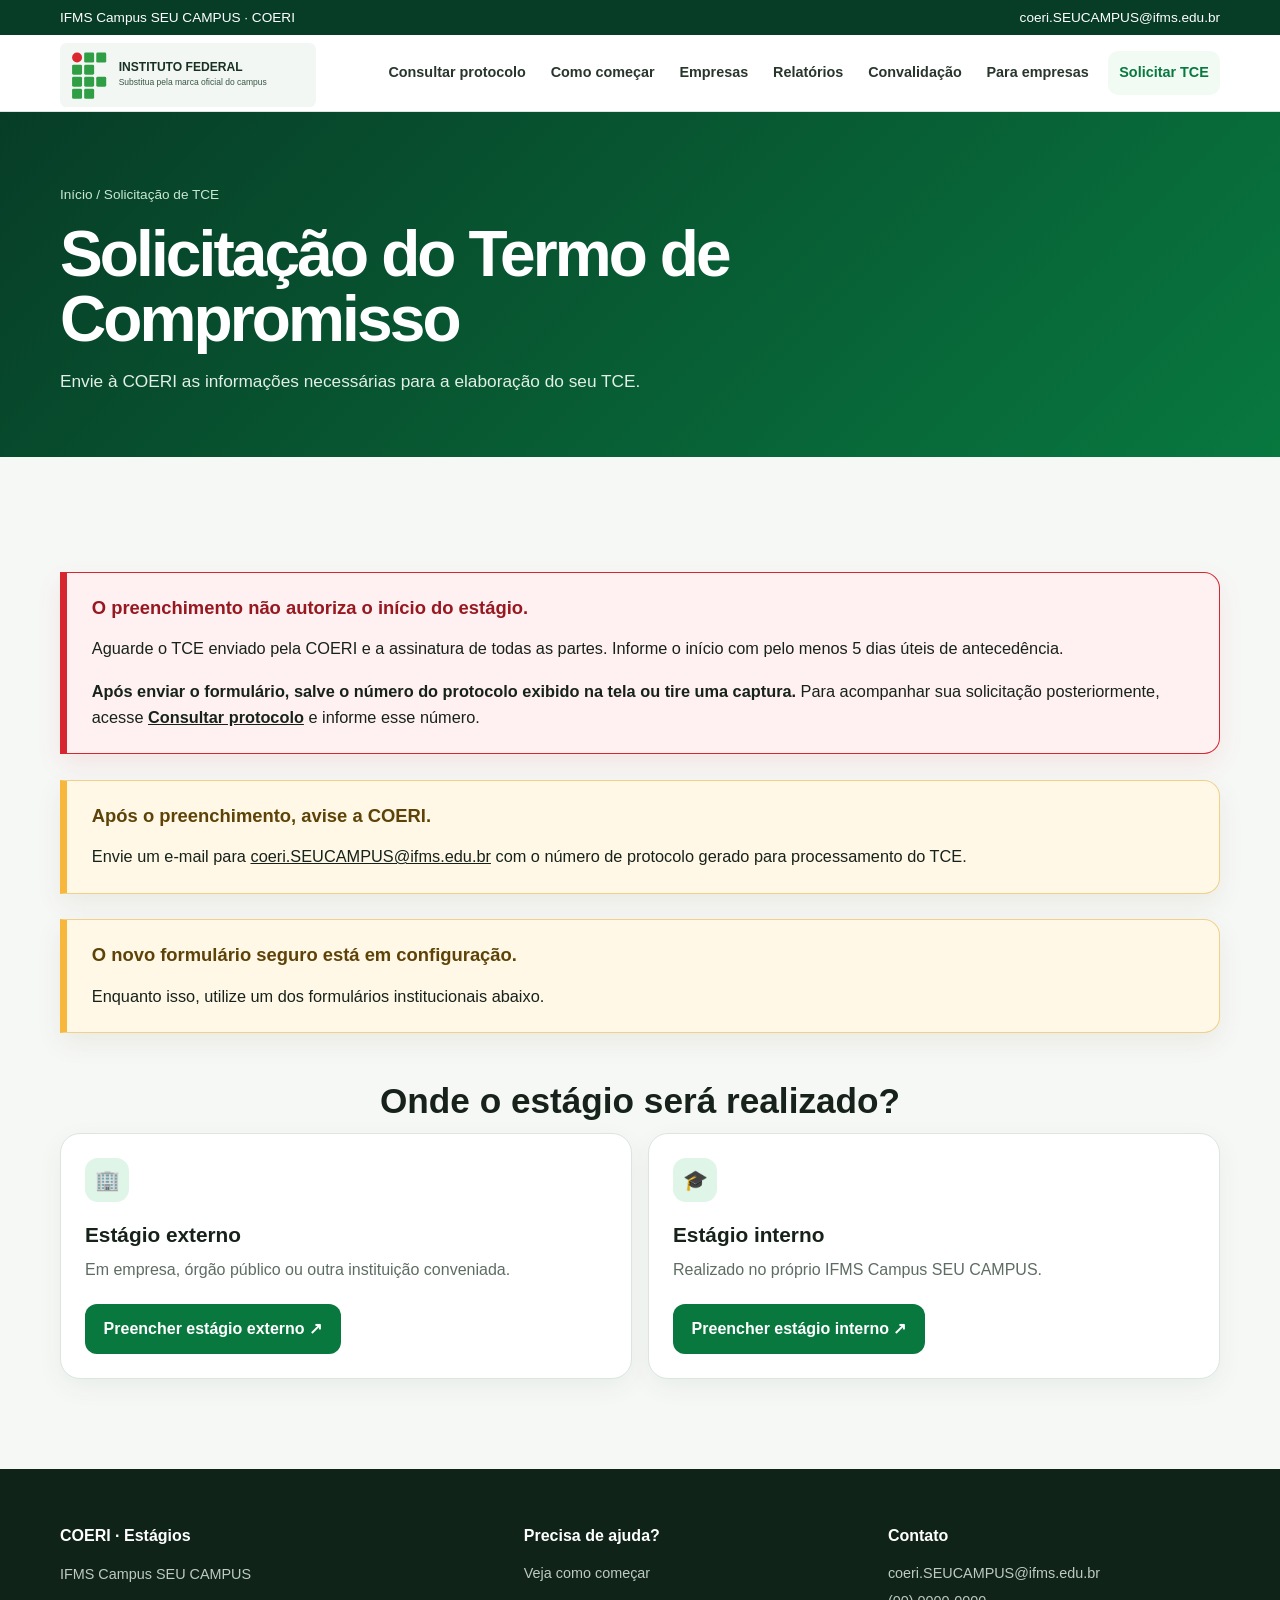
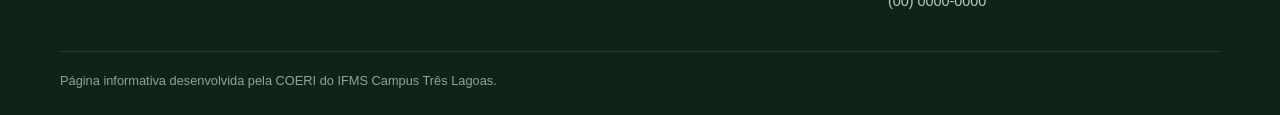
<file: formulario-tce.html>
<!doctype html>
<html lang="pt-BR">
<head><script src="assets/campus-config.js"></script><script src="assets/campus-runtime.js" defer></script>
  <meta charset="utf-8"><meta name="viewport" content="width=device-width,initial-scale=1">
  <meta name="description" content="Solicitação do Termo de Compromisso de Estágio do IFMS Campus SEU CAMPUS.">
  <title>Solicitação de TCE | COERI</title>
  <link rel="stylesheet" href="assets/styles.css?v=20260713-3"><link rel="stylesheet" href="assets/tce-form.css?v=20260724-2">
</head>
<body>
<a class="skip-link" href="#conteudo">Ir para o conteúdo</a>
<div class="topbar"><div class="container"><span>IFMS Campus SEU CAMPUS · COERI</span><a href="mailto:coeri.SEUCAMPUS@ifms.edu.br">coeri.SEUCAMPUS@ifms.edu.br</a></div></div>
<header class="site-header"><div class="container nav-wrap"><a class="brand" href="./"><span class="brand-mark" aria-hidden="true"><i></i><i></i><i></i><i></i><i></i><i></i><i></i><i></i><i></i><i></i><i></i><i></i></span><span><strong>COERI · Estágios</strong><span>IFMS Campus SEU CAMPUS</span></span></a><button class="menu-btn" aria-expanded="false">Menu</button><nav class="nav-links"><a href="consultar-protocolo">Consultar protocolo</a><a href="como-comecar">Como começar</a><a href="empresas">Empresas</a><a href="relatorios">Relatórios</a><a href="convalidacao">Convalidação</a><a href="para-empresas">Para empresas</a><a aria-current="page" class="nav-cta" href="formulario-tce">Solicitar TCE</a></nav></div></header>
<main id="conteudo">
  <section class="page-hero"><div class="container"><div class="breadcrumbs"><a href="./">Início</a> / Solicitação de TCE</div><h1>Solicitação do Termo de Compromisso</h1><p>Envie à COERI as informações necessárias para a elaboração do seu TCE.</p></div></section>
  <section class="section section-soft"><div class="container"><div class="form-shell">
    <div class="callout red"><strong>O preenchimento não autoriza o início do estágio.</strong><p>Aguarde o TCE enviado pela COERI e a assinatura de todas as partes. Informe o início com pelo menos 5 dias úteis de antecedência.</p><p><strong>Após enviar o formulário, salve o número do protocolo exibido na tela ou tire uma captura.</strong> Para acompanhar sua solicitação posteriormente, acesse <a href="consultar-protocolo"><strong>Consultar protocolo</strong></a> e informe esse número.</p></div>
    <div class="callout orange"><strong>Após o preenchimento, avise a COERI.</strong><p>Envie um e-mail para <a href="mailto:coeri.SEUCAMPUS@ifms.edu.br">coeri.SEUCAMPUS@ifms.edu.br</a> com o número de protocolo gerado para processamento do TCE.</p></div>

    <section id="legacy-forms">
      <div class="callout orange"><strong>O novo formulário seguro está em configuração.</strong><p>Enquanto isso, utilize um dos formulários institucionais abaixo.</p></div>
      <h2 class="form-choice-title">Onde o estágio será realizado?</h2>
      <div class="form-choice-grid"><article class="form-choice-card"><div class="card-icon">🏢</div><h3>Estágio externo</h3><p>Em empresa, órgão público ou outra instituição conveniada.</p><a class="btn btn-green" href="#" target="_blank" rel="noopener">Preencher estágio externo ↗</a></article><article class="form-choice-card"><div class="card-icon">🎓</div><h3>Estágio interno</h3><p>Realizado no próprio IFMS Campus SEU CAMPUS.</p><a class="btn btn-green" href="#" target="_blank" rel="noopener">Preencher estágio interno ↗</a></article></div>
    </section>

    <form id="tce-form" hidden>
      <section class="form-section"><h2>1. Dados do estudante</h2><div class="form-grid">
        <label class="field">Tipo de estágio<select name="request_type" required><option value="externo">Externo</option><option value="interno">Interno — no IFMS</option></select></label>
        <label class="field">Nome completo<input name="student_name" class="uppercase-name" required maxlength="180" autocomplete="name" autocapitalize="characters"></label>
        <label class="field">CPF<input name="student_cpf" class="mask-cpf" required inputmode="numeric" maxlength="14" placeholder="000.000.000-00" pattern="\d{3}\.\d{3}\.\d{3}-\d{2}" title="Informe o CPF no formato 000.000.000-00"></label>
        <label class="field">Sexo<select name="student_sex" required><option value="">Selecione</option><option>Feminino</option><option>Masculino</option><option>Outro</option></select></label>
        <label class="field">Data de nascimento<input name="student_birth_date" type="date" required></label>
        <label class="field">E-mail institucional<input name="student_email" type="email" required placeholder="nome@estudante.ifms.edu.br"></label>
        <label class="field">Curso<select name="student_course" required><option value="">Selecione</option><option>Análise e Desenvolvimento de Sistemas</option><option>Automação Industrial</option><option>Engenharia de Controle e Automação</option><option>Engenharia de Computação</option><option>Técnico Integrado em Eletrotécnica</option><option>Técnico Integrado em Informática</option><option>Técnico Integrado em Administração (EJA-EPT)</option><option>Especialização em Docência para EPCT</option></select></label>
        <label class="field">Período/semestre<input name="student_period" required maxlength="80"></label>
        <label class="field">Telefone/WhatsApp<input name="student_phone" class="mask-phone" required type="tel" inputmode="tel" maxlength="15" placeholder="(00) 00000-0000" pattern="\(\d{2}\) \d{5}-\d{4}" title="Informe o telefone no formato (00) 00000-0000"></label>
        <fieldset class="field"><legend>Estudante menor de idade?</legend><div class="choice-row"><label><input type="radio" name="is_minor" value="false" required> Não</label><label><input type="radio" name="is_minor" value="true"> Sim</label></div></fieldset>
      </div><div id="guardian-fields" class="form-grid conditional" hidden><div class="callout orange guardian-signature-notice"><strong>Atenção à assinatura do responsável legal</strong><p>O responsável legal deverá assinar o TCE. Portanto, aguarde o envio do link para assinatura no e-mail ou WhatsApp informado abaixo.</p></div><label class="field">Nome do responsável legal<input name="guardian_name" maxlength="180"></label><label class="field">E-mail do responsável<input name="guardian_email" type="email" maxlength="254"></label><label class="field">CPF do responsável<input name="guardian_cpf" class="mask-cpf" inputmode="numeric" maxlength="14" placeholder="000.000.000-00" pattern="\d{3}\.\d{3}\.\d{3}-\d{2}"></label><label class="field">WhatsApp do responsável<input name="guardian_phone" class="mask-phone" type="tel" inputmode="tel" maxlength="15" placeholder="(00) 00000-0000" pattern="\(\d{2}\) \d{5}-\d{4}"></label></div></section>

      <section class="form-section"><h2>2. Unidade concedente e estágio</h2><div class="form-grid">
        <div id="company-fields" class="form-grid conditional company-fields"><label class="field">Nome da unidade concedente<input name="company_name" required maxlength="180"></label><label class="field">CNPJ<input name="company_cnpj" class="mask-cnpj" required inputmode="numeric" maxlength="18" placeholder="00.000.000/0000-00" pattern="\d{2}\.\d{3}\.\d{3}/\d{4}-\d{2}" title="Informe o CNPJ no formato 00.000.000/0000-00"></label>
        <label class="field">E-mail da unidade concedente<input name="company_email" type="email" required maxlength="254"></label><label class="field">Telefone/WhatsApp da concedente<input name="company_phone" class="mask-phone" required type="tel" inputmode="tel" maxlength="15" placeholder="(00) 00000-0000" pattern="\(\d{2}\) \d{5}-\d{4}"></label></div>
        <label class="field">Modalidade<select name="internship_modality" required><option value="">Selecione</option><option>Obrigatório</option><option>Não obrigatório</option></select></label>
        <label class="field">Professor orientador<select name="advisor_name" id="advisor-select" required><option value="">Converse com o docente antes de selecionar</option><option>Alex Fernando Araújo</option><option>Leonardo Castelli Rister</option><option>Ápio Carniello e Silva</option><option>Diogo Ramalho de Oliveira</option><option>Fernando Honório da Silva</option><option>Jose Roberto Campos</option><option>Maraísa da Silva Guerra Asseiss</option><option>Marco Aurelio Ferreira</option><option>Marcus Felipe Calori Jorgetto</option><option>Kader Carvalho Assad</option></select></label>
        <fieldset class="field"><legend>O estágio será remunerado?</legend><div class="choice-row"><label><input type="radio" name="is_paid" value="true" required> Sim</label><label><input type="radio" name="is_paid" value="false"> Não</label></div></fieldset>
        <label class="field" id="scholarship-field" hidden>Valor da bolsa (R$)<input name="scholarship_amount" type="number" min="0" step="0.01"></label><label class="field full" id="other-benefits-field" hidden>Outros benefícios<input name="other_benefits" maxlength="500" placeholder="Ex.: auxílio-transporte, alimentação, assistência médica ou outros"></label>
        <fieldset class="field full"><legend>Seguro do estagiário</legend><div class="choice-row"><label><input type="radio" name="insurance_provider" value="IFMS" required> Oferecido pelo IFMS</label><label><input type="radio" name="insurance_provider" value="Empresa concedente"> Oferecido pela empresa concedente</label></div></fieldset>
        <div id="insurance-company-fields" class="form-grid conditional company-fields" hidden><label class="field">Seguradora<input name="insurance_company_name" maxlength="180"></label><label class="field">Número da apólice<input name="insurance_policy_number" maxlength="100"></label></div>
        <fieldset class="field full weekly-schedule"><legend>Carga horária semanal</legend>
          <div class="callout orange schedule-warning"><strong>Atenção ao limite diário</strong><p>A jornada deve respeitar o máximo de 6 horas por dia. Caso haja intervalo, use o segundo período opcional. A soma dos dois períodos será considerada.</p></div>
          <div class="weekday-grid">
            <div class="weekday-row" data-weekday="Segunda-feira"><label><input type="checkbox" class="weekday-check"> Segunda-feira</label><div class="time-periods"><div class="time-period"><span>1º período</span><div class="time-range"><input type="time" class="time-start-1" aria-label="Primeira entrada na segunda-feira" disabled><b>até</b><input type="time" class="time-end-1" aria-label="Primeira saída na segunda-feira" disabled></div></div><div class="time-period optional-period"><span>2º período (opcional)</span><div class="time-range"><input type="time" class="time-start-2" aria-label="Segunda entrada na segunda-feira" disabled><b>até</b><input type="time" class="time-end-2" aria-label="Segunda saída na segunda-feira" disabled></div></div></div></div>
            <div class="weekday-row" data-weekday="Terça-feira"><label><input type="checkbox" class="weekday-check"> Terça-feira</label><div class="time-periods"><div class="time-period"><span>1º período</span><div class="time-range"><input type="time" class="time-start-1" aria-label="Primeira entrada na terça-feira" disabled><b>até</b><input type="time" class="time-end-1" aria-label="Primeira saída na terça-feira" disabled></div></div><div class="time-period optional-period"><span>2º período (opcional)</span><div class="time-range"><input type="time" class="time-start-2" aria-label="Segunda entrada na terça-feira" disabled><b>até</b><input type="time" class="time-end-2" aria-label="Segunda saída na terça-feira" disabled></div></div></div></div>
            <div class="weekday-row" data-weekday="Quarta-feira"><label><input type="checkbox" class="weekday-check"> Quarta-feira</label><div class="time-periods"><div class="time-period"><span>1º período</span><div class="time-range"><input type="time" class="time-start-1" aria-label="Primeira entrada na quarta-feira" disabled><b>até</b><input type="time" class="time-end-1" aria-label="Primeira saída na quarta-feira" disabled></div></div><div class="time-period optional-period"><span>2º período (opcional)</span><div class="time-range"><input type="time" class="time-start-2" aria-label="Segunda entrada na quarta-feira" disabled><b>até</b><input type="time" class="time-end-2" aria-label="Segunda saída na quarta-feira" disabled></div></div></div></div>
            <div class="weekday-row" data-weekday="Quinta-feira"><label><input type="checkbox" class="weekday-check"> Quinta-feira</label><div class="time-periods"><div class="time-period"><span>1º período</span><div class="time-range"><input type="time" class="time-start-1" aria-label="Primeira entrada na quinta-feira" disabled><b>até</b><input type="time" class="time-end-1" aria-label="Primeira saída na quinta-feira" disabled></div></div><div class="time-period optional-period"><span>2º período (opcional)</span><div class="time-range"><input type="time" class="time-start-2" aria-label="Segunda entrada na quinta-feira" disabled><b>até</b><input type="time" class="time-end-2" aria-label="Segunda saída na quinta-feira" disabled></div></div></div></div>
            <div class="weekday-row" data-weekday="Sexta-feira"><label><input type="checkbox" class="weekday-check"> Sexta-feira</label><div class="time-periods"><div class="time-period"><span>1º período</span><div class="time-range"><input type="time" class="time-start-1" aria-label="Primeira entrada na sexta-feira" disabled><b>até</b><input type="time" class="time-end-1" aria-label="Primeira saída na sexta-feira" disabled></div></div><div class="time-period optional-period"><span>2º período (opcional)</span><div class="time-range"><input type="time" class="time-start-2" aria-label="Segunda entrada na sexta-feira" disabled><b>até</b><input type="time" class="time-end-2" aria-label="Segunda saída na sexta-feira" disabled></div></div></div></div>
            <div class="weekday-row" data-weekday="Sábado"><label><input type="checkbox" class="weekday-check"> Sábado</label><div class="time-periods"><div class="time-period"><span>1º período</span><div class="time-range"><input type="time" class="time-start-1" aria-label="Primeira entrada no sábado" disabled><b>até</b><input type="time" class="time-end-1" aria-label="Primeira saída no sábado" disabled></div></div><div class="time-period optional-period"><span>2º período (opcional)</span><div class="time-range"><input type="time" class="time-start-2" aria-label="Segunda entrada no sábado" disabled><b>até</b><input type="time" class="time-end-2" aria-label="Segunda saída no sábado" disabled></div></div></div></div>
          </div>
          <input name="weekly_schedule" type="hidden">
          <p id="schedule-message" class="field-error" role="alert"></p>
        </fieldset>
        <label class="field">Data de início<input name="start_date" type="date" required></label><label class="field">Previsão de encerramento<input name="expected_end_date" type="date" required></label>
        <label class="field full">Setor do estágio<input name="internship_sector" required maxlength="180"></label>
        <label class="field full">Plano de atividades <small>Converse com o supervisor e descreva as atividades. Mínimo de 50 caracteres.</small><textarea name="activity_plan" required minlength="50" maxlength="6000" rows="6"></textarea><span id="activity-count">0/50 caracteres mínimos</span></label>
      </div><div class="callout orange"><strong>Atenção à validade do estágio obrigatório</strong><p>As atividades desenvolvidas devem ter relação com a área do curso do estudante.</p></div></section>

      <section class="form-section"><h2>3. Supervisor e segurança</h2><div class="form-grid">
        <label class="field">Nome completo do supervisor<input name="supervisor_name" required maxlength="180"></label><label class="field">E-mail do supervisor<input name="supervisor_email" type="email" required maxlength="254"></label>
        <label class="field">WhatsApp do supervisor<input name="supervisor_phone" class="mask-phone" type="tel" inputmode="tel" required maxlength="15" placeholder="(00) 00000-0000" pattern="\(\d{2}\) \d{5}-\d{4}"></label>
        <label class="field">Grau de formação<select name="supervisor_education" required><option value="">Selecione</option><option>Ensino Médio Completo</option><option>Superior Completo</option><option>Especialização</option><option>Mestrado</option><option>Doutorado</option></select></label><label class="field">Formação ou experiência profissional<textarea name="supervisor_experience" required rows="3" maxlength="1000"></textarea></label>
        <fieldset class="field full"><legend>Alguma atividade poderá necessitar de EPI?</legend><div class="choice-row"><label><input type="radio" name="requires_epi" value="true" required> Sim</label><label><input type="radio" name="requires_epi" value="false"> Não</label></div></fieldset>
        <label class="field full" id="epi-field">Tipos de EPI <small>Se não houver necessidade, o sistema registrará “Não se aplica”.</small><textarea name="epi_types" rows="3" maxlength="1000"></textarea></label>
      </div></section>

      <section class="form-section checks"><h2>4. Ciência e envio</h2>
        <label><input type="checkbox" name="acknowledgment_start" required> Sei que este formulário não autoriza o início do estágio e aguardarei o TCE assinado.</label>
        <label><input type="checkbox" name="acknowledgment_reports" required> Estou ciente da entrega do relatório parcial, relatório final e ficha de avaliação.</label>
        <label><input type="checkbox" name="acknowledgment_changes" required> Comunicarei à COERI qualquer prorrogação, rescisão ou alteração do estágio.</label>
        <label><input type="checkbox" name="privacy_consent" required> Autorizo o tratamento destes dados exclusivamente para formalização e acompanhamento do estágio.</label>
        <div id="turnstile-widget"></div><p class="privacy">Após o envio, as informações ficam disponíveis somente no painel restrito da COERI. Os dados completos são excluídos quando o TCE é processado.</p>
        <p id="tce-form-message" class="form-message" role="alert"></p><button class="btn btn-green submit-tce" type="submit">Enviar solicitação à COERI</button>
      </section>
    </form>
  </div></div></section>
</main>
<footer class="site-footer"><div class="container"><div class="footer-grid"><div><h3>COERI · Estágios</h3><p>IFMS Campus SEU CAMPUS</p></div><div><h3>Precisa de ajuda?</h3><a href="como-comecar">Veja como começar</a></div><div><h3>Contato</h3><a href="mailto:coeri.SEUCAMPUS@ifms.edu.br">coeri.SEUCAMPUS@ifms.edu.br</a><a href="tel:+550000000000">(00) 0000-0000</a></div></div><div class="footer-bottom">Página informativa desenvolvida pela COERI do IFMS Campus Três Lagoas.</div></div></footer>
<script src="assets/main.js"></script><script src="assets/supabase-config.js?v=20260720-3"></script><script src="https://challenges.cloudflare.com/turnstile/v0/api.js?render=explicit" defer></script><script type="module" src="assets/advisors.js?v=20260723-2"></script><script type="module" src="assets/tce-form-v3.js?v=20260730-1"></script>
</body></html>
</file>
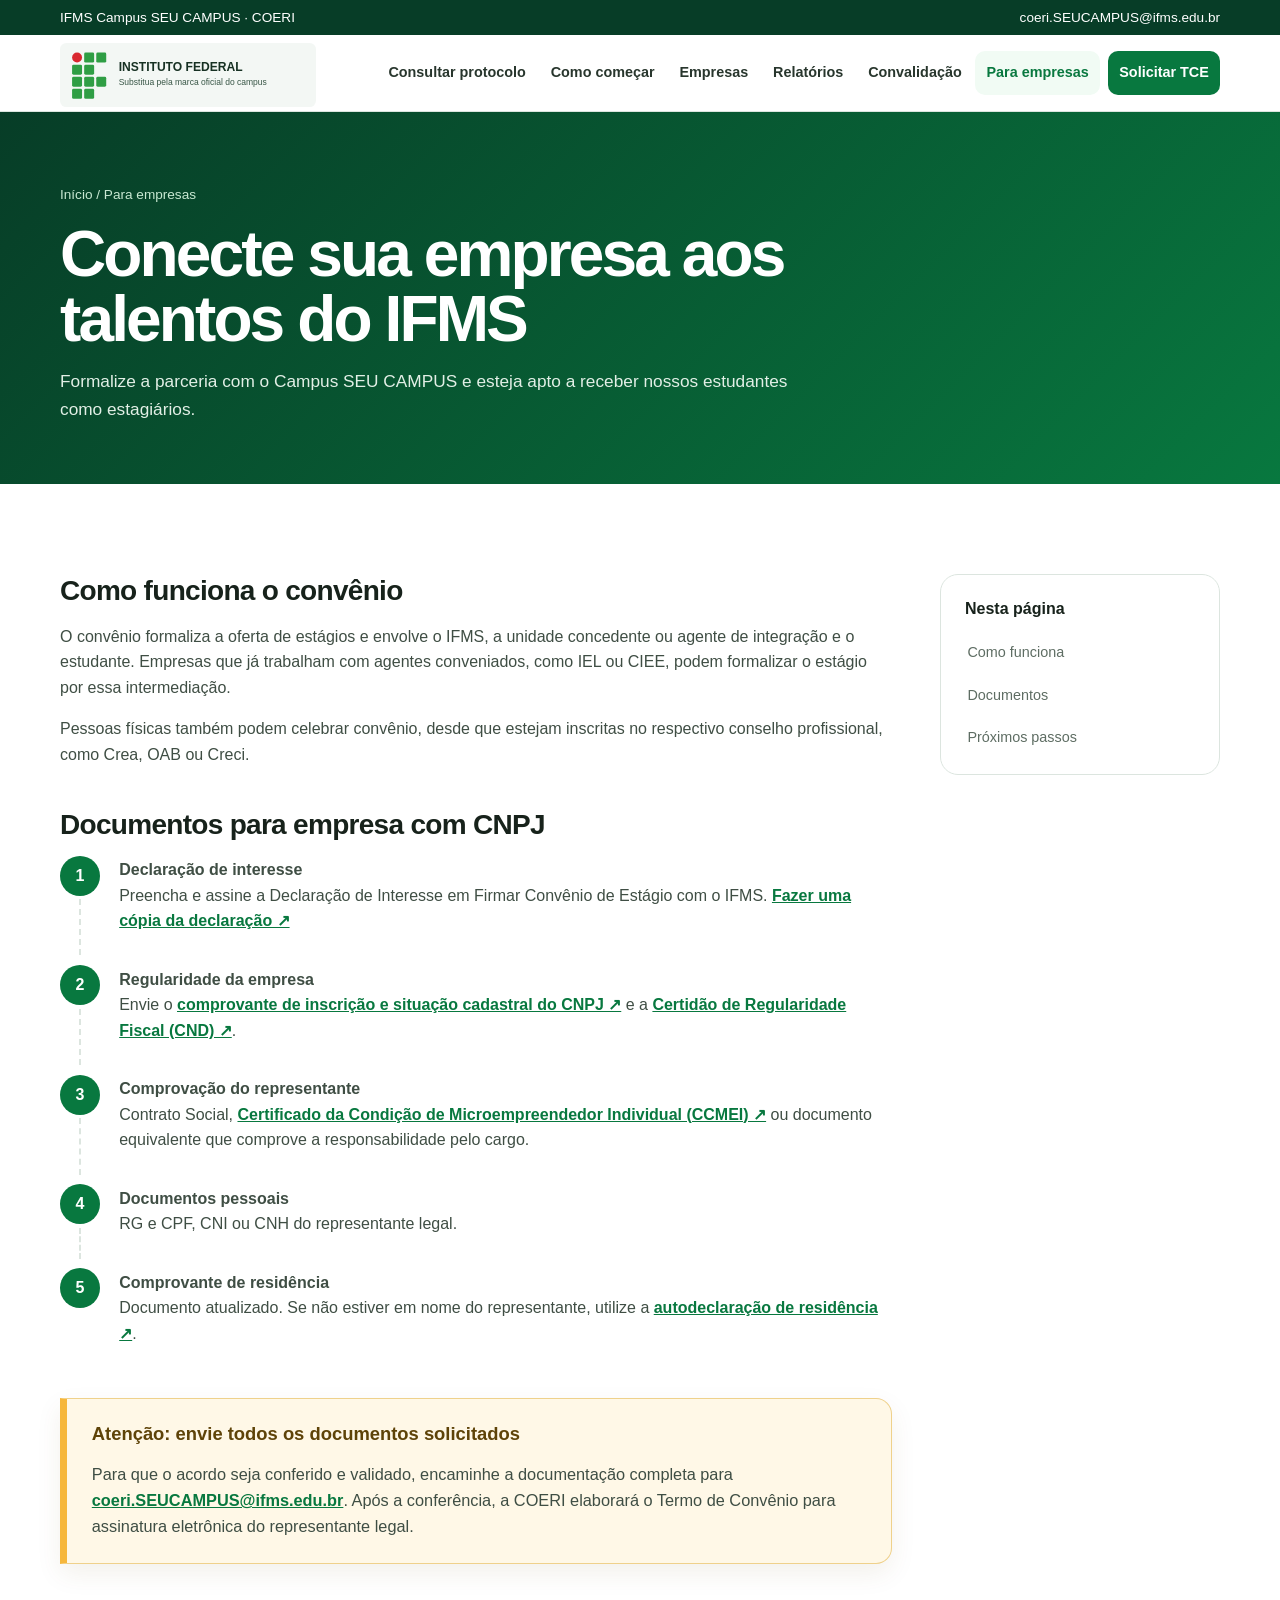
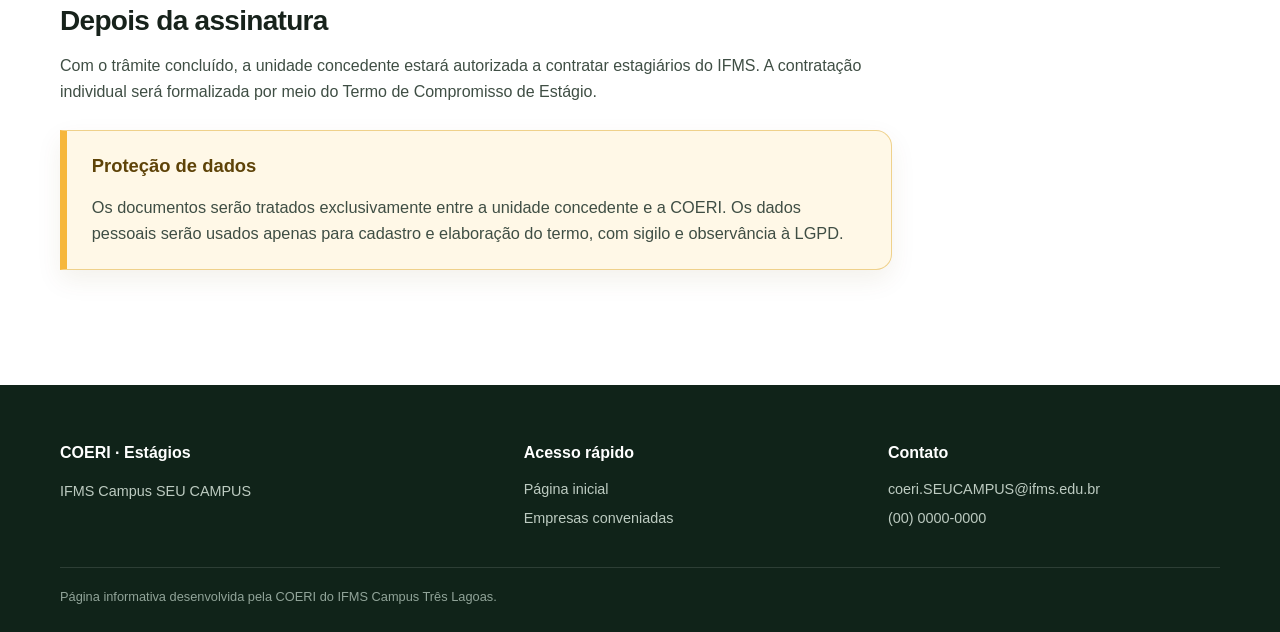
<file: para-empresas.html>
<!doctype html><html lang="pt-BR"><head><script src="assets/campus-config.js"></script><script src="assets/campus-runtime.js" defer></script><meta charset="utf-8"><meta name="viewport" content="width=device-width,initial-scale=1"><title>Ofereça vagas de estágio | COERI</title><link rel="stylesheet" href="assets/styles.css?v=20260713-3"></head><body>
<div class="topbar"><div class="container"><span>IFMS Campus SEU CAMPUS · COERI</span><a href="mailto:coeri.SEUCAMPUS@ifms.edu.br">coeri.SEUCAMPUS@ifms.edu.br</a></div></div><header class="site-header"><div class="container nav-wrap"><a class="brand" href="./"><span class="brand-mark" aria-hidden="true"><i></i><i></i><i></i><i></i><i></i><i></i><i></i><i></i><i></i><i></i><i></i><i></i></span><span><strong>COERI · Estágios</strong><span>IFMS Campus SEU CAMPUS</span></span></a><button class="menu-btn" aria-expanded="false">Menu</button><nav class="nav-links"><a href="consultar-protocolo">Consultar protocolo</a><a href="como-comecar">Como começar</a><a href="empresas">Empresas</a><a href="relatorios">Relatórios</a><a href="convalidacao">Convalidação</a><a aria-current="page" href="para-empresas">Para empresas</a><a class="nav-cta" href="formulario-tce">Solicitar TCE</a></nav></div></header>
<main><section class="page-hero"><div class="container"><div class="breadcrumbs"><a href="./">Início</a> / Para empresas</div><h1>Conecte sua empresa aos talentos do IFMS</h1><p>Formalize a parceria com o Campus SEU CAMPUS e esteja apto a receber nossos estudantes como estagiários.</p></div></section><section class="section"><div class="container content-layout"><article class="content">
<h2 id="convenio">Como funciona o convênio</h2><p>O convênio formaliza a oferta de estágios e envolve o IFMS, a unidade concedente ou agente de integração e o estudante. Empresas que já trabalham com agentes conveniados, como IEL ou CIEE, podem formalizar o estágio por essa intermediação.</p><p>Pessoas físicas também podem celebrar convênio, desde que estejam inscritas no respectivo conselho profissional, como Crea, OAB ou Creci.</p>
<h2 id="documentos">Documentos para empresa com CNPJ</h2><ol class="steps"><li><strong>Declaração de interesse</strong><br>Preencha e assine a Declaração de Interesse em Firmar Convênio de Estágio com o IFMS. <a href="https://docs.google.com/document/d/10PwU2fohe9GzD1mucfWIfy_tY9Inb9qT/copy" target="_blank" rel="noopener">Fazer uma cópia da declaração ↗</a></li><li><strong>Regularidade da empresa</strong><br>Envie o <a href="https://solucoes.receita.fazenda.gov.br/servicos/cnpjreva/cnpjreva_solicitacao.asp" target="_blank" rel="noopener">comprovante de inscrição e situação cadastral do CNPJ ↗</a> e a <a href="https://www.gov.br/pt-br/servicos/emitir-certidao-de-regularidade-fiscal" target="_blank" rel="noopener">Certidão de Regularidade Fiscal (CND) ↗</a>.</li><li><strong>Comprovação do representante</strong><br>Contrato Social, <a href="https://mei.receita.economia.gov.br/certificado/consulta" target="_blank" rel="noopener">Certificado da Condição de Microempreendedor Individual (CCMEI) ↗</a> ou documento equivalente que comprove a responsabilidade pelo cargo.</li><li><strong>Documentos pessoais</strong><br>RG e CPF, CNI ou CNH do representante legal.</li><li><strong>Comprovante de residência</strong><br>Documento atualizado. Se não estiver em nome do representante, utilize a <a href="https://docs.google.com/document/d/1ozXKvLm4L-caC4G3UeM839FjdNAuRO4H/copy" target="_blank" rel="noopener">autodeclaração de residência ↗</a>.</li></ol>
<div class="callout"><strong>Atenção: envie todos os documentos solicitados</strong><p>Para que o acordo seja conferido e validado, encaminhe a documentação completa para <a href="mailto:coeri.SEUCAMPUS@ifms.edu.br?subject=Documentação%20para%20convênio%20de%20estágio">coeri.SEUCAMPUS@ifms.edu.br</a>. Após a conferência, a COERI elaborará o Termo de Convênio para assinatura eletrônica do representante legal.</p></div>
<h2 id="proximos">Depois da assinatura</h2><p>Com o trâmite concluído, a unidade concedente estará autorizada a contratar estagiários do IFMS. A contratação individual será formalizada por meio do Termo de Compromisso de Estágio.</p>
<div class="callout"><strong>Proteção de dados</strong><p>Os documentos serão tratados exclusivamente entre a unidade concedente e a COERI. Os dados pessoais serão usados apenas para cadastro e elaboração do termo, com sigilo e observância à LGPD.</p></div>
</article><aside class="side-nav"><strong>Nesta página</strong><a href="#convenio">Como funciona</a><a href="#documentos">Documentos</a><a href="#proximos">Próximos passos</a></aside></div></section></main>
<footer class="site-footer"><div class="container"><div class="footer-grid"><div><h3>COERI · Estágios</h3><p>IFMS Campus SEU CAMPUS</p></div><div><h3>Acesso rápido</h3><a href="./">Página inicial</a><a href="empresas">Empresas conveniadas</a></div><div><h3>Contato</h3><a href="mailto:coeri.SEUCAMPUS@ifms.edu.br">coeri.SEUCAMPUS@ifms.edu.br</a><a href="tel:+550000000000">(00) 0000-0000</a></div></div><div class="footer-bottom">Página informativa desenvolvida pela COERI do IFMS Campus Três Lagoas.</div></div></footer><script src="assets/main.js"></script></body></html>
</file>
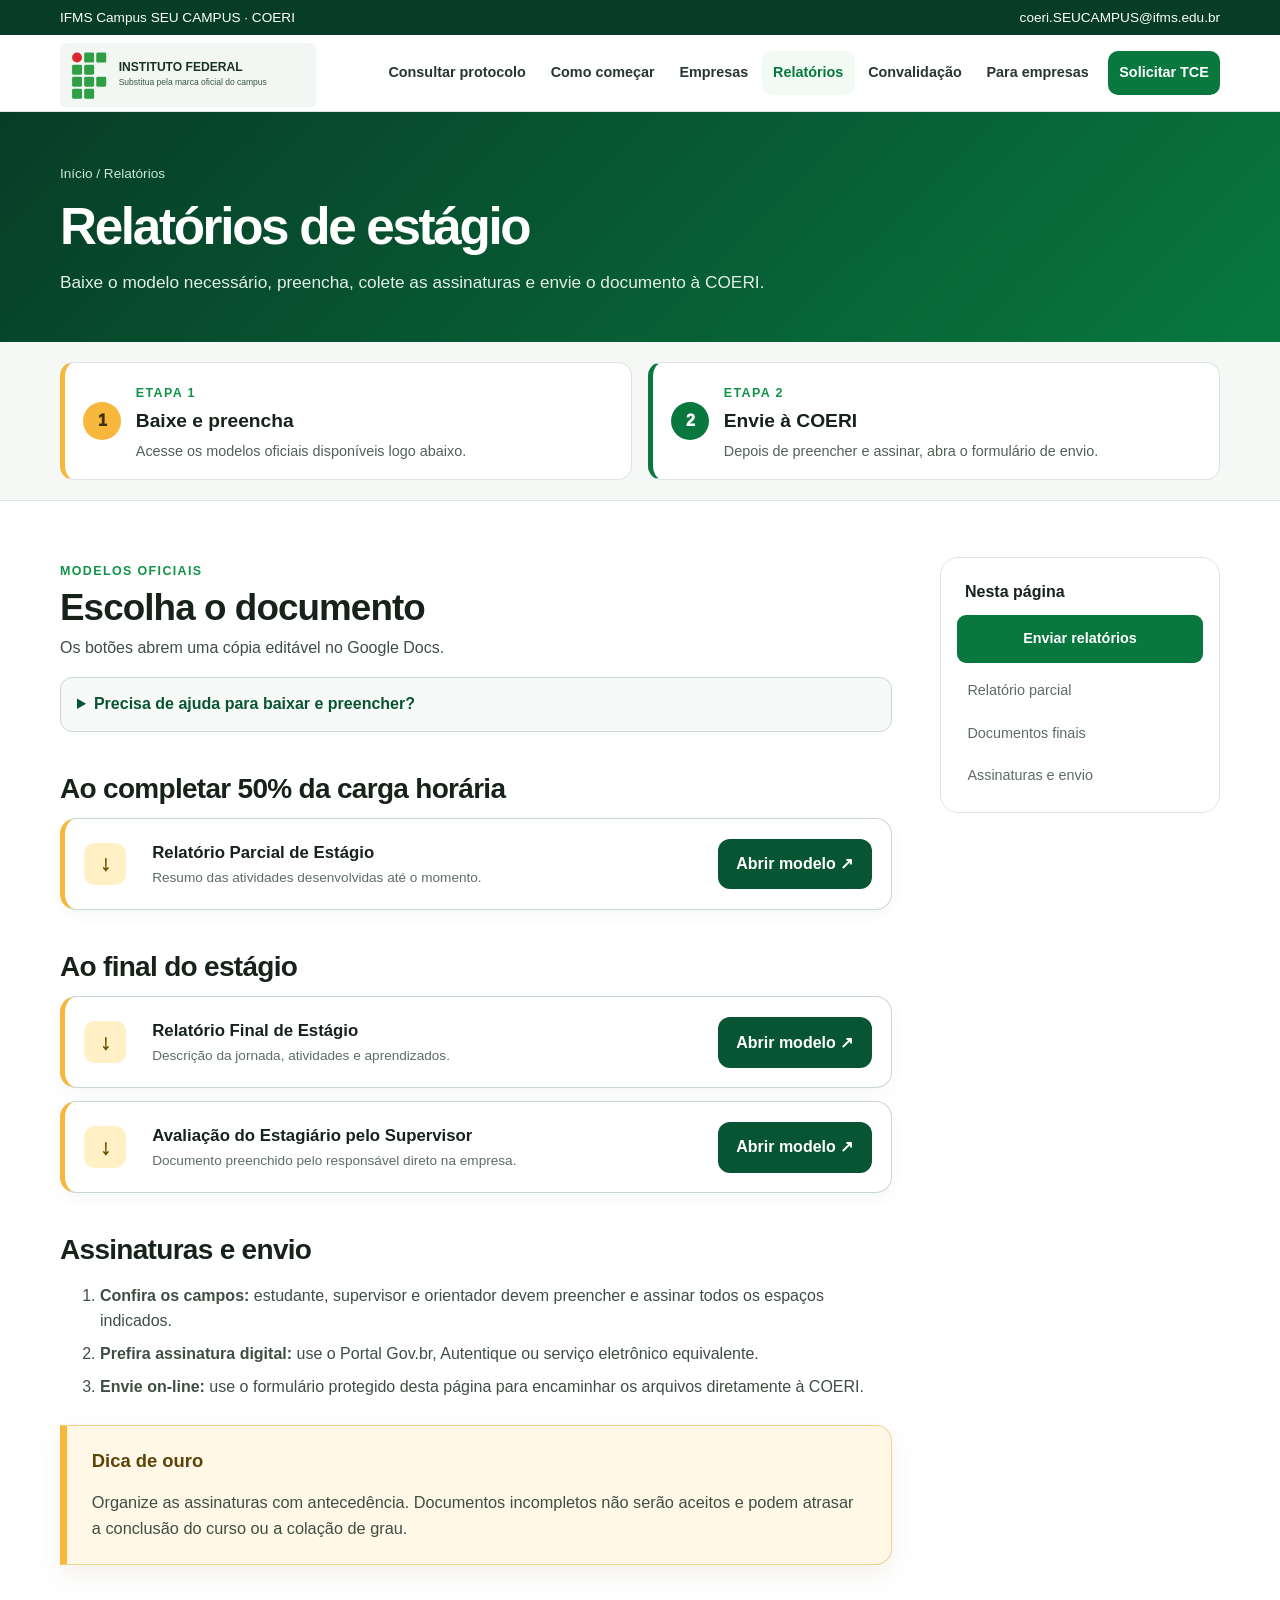
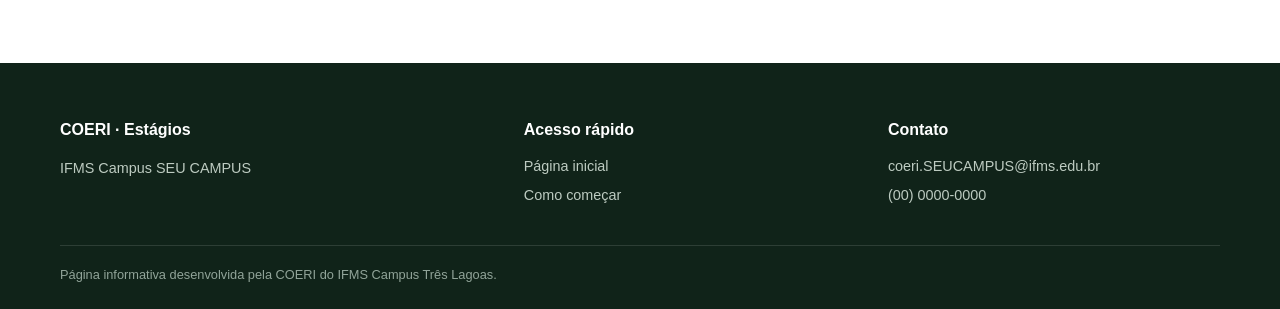
<file: relatorios.html>
<!doctype html>
<html lang="pt-BR">
<head><script src="assets/campus-config.js"></script><script src="assets/campus-runtime.js" defer></script>
  <meta charset="utf-8">
  <meta name="viewport" content="width=device-width,initial-scale=1">
  <title>Relatórios de estágio | COERI</title>
  <link rel="stylesheet" href="assets/styles.css?v=20260724-5">
</head>
<body class="reports-page">
<div class="topbar"><div class="container"><span>IFMS Campus SEU CAMPUS · COERI</span><a href="mailto:coeri.SEUCAMPUS@ifms.edu.br">coeri.SEUCAMPUS@ifms.edu.br</a></div></div>
<header class="site-header"><div class="container nav-wrap"><a class="brand" href="./"><span class="brand-mark" aria-hidden="true"><i></i><i></i><i></i><i></i><i></i><i></i><i></i><i></i><i></i><i></i><i></i><i></i></span><span><strong>COERI · Estágios</strong><span>IFMS Campus SEU CAMPUS</span></span></a><button class="menu-btn" aria-expanded="false">Menu</button><nav class="nav-links"><a href="consultar-protocolo">Consultar protocolo</a><a href="como-comecar">Como começar</a><a href="empresas">Empresas</a><a aria-current="page" href="relatorios">Relatórios</a><a href="convalidacao">Convalidação</a><a href="para-empresas">Para empresas</a><a class="nav-cta" href="formulario-tce">Solicitar TCE</a></nav></div></header>
<main>
  <section class="page-hero"><div class="container"><div class="breadcrumbs"><a href="./">Início</a> / Relatórios</div><h1>Relatórios de estágio</h1><p>Baixe o modelo necessário, preencha, colete as assinaturas e envie o documento à COERI.</p></div></section>
  <section class="report-process-highlight">
    <div class="container">
      <div class="report-process-grid">
        <a class="report-process-card download-step" href="#modelos">
          <span class="report-process-number">1</span>
          <div><span class="eyebrow">Etapa 1</span><h2>Baixe e preencha</h2><p>Acesse os modelos oficiais disponíveis logo abaixo.</p></div>
        </a>
        <a class="report-process-card upload-step" href="enviar-relatorios">
          <span class="report-process-number">2</span>
          <div><span class="eyebrow">Etapa 2</span><h2>Envie à COERI</h2><p>Depois de preencher e assinar, abra o formulário de envio.</p></div>
        </a>
      </div>
    </div>
  </section>
  <section class="section"><div class="container content-layout">
    <article class="content" id="modelos">
      <div class="document-section-heading"><span class="eyebrow">Modelos oficiais</span><h2>Escolha o documento</h2><p>Os botões abrem uma cópia editável no Google Docs.</p></div>
      <details class="download-help"><summary>Precisa de ajuda para baixar e preencher?</summary><ol><li>Clique em <b>Abrir modelo</b> no documento desejado.</li><li>No Google Docs, confirme a opção <b>Fazer uma cópia</b>.</li><li>Preencha o documento e providencie todas as assinaturas.</li><li>Use <b>Arquivo → Fazer download → Documento PDF</b> antes de enviar à COERI.</li></ol></details>
      <h2 id="metade">Ao completar 50% da carga horária</h2>
      <div class="download-card featured-download"><div class="download-card-icon" aria-hidden="true">↓</div><div><strong>Relatório Parcial de Estágio</strong><span>Resumo das atividades desenvolvidas até o momento.</span></div><a class="btn download-action" href="https://docs.google.com/document/d/1khd-OeJcJMGHWiKWOoLqG17kmpXIEbo9/copy" target="_blank" rel="noopener">Abrir modelo ↗</a></div>
      <h2 id="final">Ao final do estágio</h2>
      <div class="download-card featured-download"><div class="download-card-icon" aria-hidden="true">↓</div><div><strong>Relatório Final de Estágio</strong><span>Descrição da jornada, atividades e aprendizados.</span></div><a class="btn download-action" href="https://docs.google.com/document/d/1gRPpxL_uSsVZl6F3cdu6hKs7bjK_exDT/copy" target="_blank" rel="noopener">Abrir modelo ↗</a></div>
      <div class="download-card featured-download"><div class="download-card-icon" aria-hidden="true">↓</div><div><strong>Avaliação do Estagiário pelo Supervisor</strong><span>Documento preenchido pelo responsável direto na empresa.</span></div><a class="btn download-action" href="https://docs.google.com/document/d/1IRN4WDBuBQw-P6O_5665bM8Bmd8umAeT/copy" target="_blank" rel="noopener">Abrir modelo ↗</a></div>
      <h2 id="assinaturas">Assinaturas e envio</h2>
      <ol><li><strong>Confira os campos:</strong> estudante, supervisor e orientador devem preencher e assinar todos os espaços indicados.</li><li><strong>Prefira assinatura digital:</strong> use o Portal Gov.br, Autentique ou serviço eletrônico equivalente.</li><li><strong>Envie on-line:</strong> use o formulário protegido desta página para encaminhar os arquivos diretamente à COERI.</li></ol>
      <div class="callout"><strong>Dica de ouro</strong><p>Organize as assinaturas com antecedência. Documentos incompletos não serão aceitos e podem atrasar a conclusão do curso ou a colação de grau.</p></div>
    </article>
    <aside class="side-nav"><strong>Nesta página</strong><a class="btn btn-green" href="enviar-relatorios">Enviar relatórios</a><a href="#metade">Relatório parcial</a><a href="#final">Documentos finais</a><a href="#assinaturas">Assinaturas e envio</a></aside>
  </div></section>
</main>
<footer class="site-footer"><div class="container"><div class="footer-grid"><div><h3>COERI · Estágios</h3><p>IFMS Campus SEU CAMPUS</p></div><div><h3>Acesso rápido</h3><a href="./">Página inicial</a><a href="como-comecar">Como começar</a></div><div><h3>Contato</h3><a href="mailto:coeri.SEUCAMPUS@ifms.edu.br">coeri.SEUCAMPUS@ifms.edu.br</a><a href="tel:+550000000000">(00) 0000-0000</a></div></div><div class="footer-bottom">Página informativa desenvolvida pela COERI do IFMS Campus Três Lagoas.</div></div></footer>
<script src="assets/main.js"></script>
</body>
</html>
</file>
<file: assets/styles.css>
:root {
  --green-950: #073d27;
  --green-900: #075532;
  --green-800: #08783f;
  --green-700: #119447;
  --green-100: #dff5e7;
  --green-50: #f1fbf4;
  --red: #d6262f;
  --amber: #f6b73c;
  --ink: #17221b;
  --muted: #5e6d63;
  --line: #dce5df;
  --paper: #ffffff;
  --soft: #f6f8f6;
  --shadow: 0 16px 45px rgba(7, 61, 39, .11);
  --radius: 22px;
}

* { box-sizing: border-box; }
html { scroll-behavior: smooth; }
body {
  margin: 0;
  color: var(--ink);
  background: var(--paper);
  font-family: Inter, "Segoe UI", Arial, sans-serif;
  line-height: 1.6;
}
a { color: inherit; }
img { max-width: 100%; }
button, input, select, textarea { font: inherit; }
p, li, a, strong, span { overflow-wrap: break-word; }

.skip-link { position: absolute; left: -999px; top: 0; }
.skip-link:focus { left: 1rem; top: 1rem; z-index: 999; background: #fff; padding: .7rem 1rem; }
.container { width: min(1160px, calc(100% - 2rem)); margin-inline: auto; }

.topbar { background: var(--green-950); color: #fff; font-size: .85rem; }
.topbar .container { min-height: 35px; display: flex; align-items: center; justify-content: space-between; gap: 1rem; }
.topbar a { color: #fff; text-decoration: none; }
.site-header { position: sticky; top: 0; z-index: 30; background: rgba(255,255,255,.96); border-bottom: 1px solid var(--line); backdrop-filter: blur(14px); }
.nav-wrap { min-height: 76px; display: flex; align-items: center; justify-content: space-between; gap: 1.5rem; }
.brand { display: flex; align-items: center; gap: .75rem; text-decoration: none; line-height: 1.05; }
.brand-mark { width: 39px; height: 47px; display: grid; grid-template-columns: repeat(3, 10px); grid-auto-rows: 10px; gap: 3px; flex: 0 0 auto; }
.brand-mark i { display:block; width:10px; height:10px; border-radius:2px; background:var(--green-700); }
.brand-mark i:first-child { border-radius:50%; background:var(--red); }
.brand-mark i:nth-child(2),.brand-mark i:nth-child(3),.brand-mark i:nth-child(6),.brand-mark i:nth-child(8),.brand-mark i:nth-child(9),.brand-mark i:nth-child(11),.brand-mark i:nth-child(12) { visibility:hidden; }
.brand strong { display:block; color:var(--green-900); font-size:1.05rem; }
.brand span { display:block; color:var(--muted); font-size:.74rem; margin-top:.25rem; }
.site-header .brand-mark {
  width: 270px;
  height: 64px;
  display: block;
  background: url("logo-campus.svg") center left / contain no-repeat;
}
.site-header .brand-mark i { display:none; }
.site-header .brand > span:not(.brand-mark) { display:none; }
.nav-links { display:flex; align-items:center; gap:.15rem; }
.nav-links a { text-decoration:none; color:#28362d; font-size:.9rem; font-weight:650; padding:.65rem .7rem; border-radius:10px; }
.nav-links a:hover,.nav-links a[aria-current="page"] { color:var(--green-800); background:var(--green-50); }
.nav-links .nav-cta { background:var(--green-800); color:#fff; margin-left:.35rem; }
.nav-links .nav-cta:hover { background:var(--green-900); color:#fff; }
.menu-btn { display:none; border:0; background:var(--green-50); color:var(--green-900); padding:.6rem .75rem; border-radius:10px; font-weight:750; }

.hero { position:relative; overflow:hidden; background:linear-gradient(125deg, var(--green-950), var(--green-800)); color:#fff; padding:clamp(4.7rem,8vw,8rem) 0 4rem; }
.hero:before { content:""; position:absolute; width:600px; height:600px; border:1px solid rgba(255,255,255,.14); border-radius:50%; right:-160px; top:-330px; box-shadow:0 0 0 80px rgba(255,255,255,.035),0 0 0 170px rgba(255,255,255,.025); }
.hero-grid { position:relative; display:grid; grid-template-columns:minmax(0,1.25fr) minmax(280px,.75fr); gap:clamp(2rem,6vw,5rem); align-items:center; }
.eyebrow { display:inline-flex; align-items:center; gap:.5rem; font-size:.78rem; text-transform:uppercase; letter-spacing:.11em; font-weight:800; color:var(--green-700); }
.hero .eyebrow { color:#b9f3cd; }
.hero h1 { max-width:790px; margin:.7rem 0 1rem; font-size:clamp(2.5rem,5.3vw,5.1rem); line-height:.99; letter-spacing:-.055em; }
.hero p { max-width:690px; margin:0; color:#e4f1e8; font-size:clamp(1rem,1.5vw,1.22rem); }
.actions { display:flex; flex-wrap:wrap; gap:.8rem; margin-top:1.7rem; }
.btn { display:inline-flex; align-items:center; justify-content:center; gap:.5rem; min-height:48px; max-width:100%; padding:.72rem 1.1rem; border:1px solid transparent; border-radius:12px; text-align:center; white-space:normal; text-decoration:none; font-weight:800; cursor:pointer; }
.btn-primary { background:var(--amber); color:#2e260f; }
.btn-primary:hover { background:#ffc95c; }
.btn-secondary { color:#fff; border-color:rgba(255,255,255,.45); background:rgba(255,255,255,.07); }
.btn-green { background:var(--green-800); color:#fff; }
.hero-card { position:relative; background:#fff; color:var(--ink); padding:1.5rem; border-radius:var(--radius); box-shadow:0 25px 80px rgba(0,0,0,.24); transform:rotate(1.2deg); }
.hero-card h2 { font-size:1.25rem; margin:0 0 .35rem; }
.hero-card p { color:var(--muted); font-size:.92rem; }
.quick-list { display:grid; gap:.7rem; margin-top:1.2rem; }
.quick-list a { display:flex; align-items:center; justify-content:space-between; gap:1rem; padding:.8rem .9rem; background:var(--soft); border-radius:12px; text-decoration:none; font-weight:700; }
.quick-list a:hover { background:var(--green-100); }
.quick-list a.quick-report-upload { border:2px solid #efb62d; background:#fff5d7; color:#304035; }
.quick-list a.quick-report-upload:hover { background:#ffe9a8; }
.quick-report-upload small { display:block; margin-bottom:.15rem; color:#875b00; font-size:.63rem; font-weight:900; letter-spacing:.08em; text-transform:uppercase; }

.notice-bar { background:#fff7e5; border-bottom:1px solid #f2d799; }
.notice-bar .container { display:flex; gap:1rem; align-items:flex-start; padding-top:1.25rem; padding-bottom:1.25rem; font-size:1.02rem; }
.notice-bar strong { color:#694a06; }
.section { padding:clamp(3.8rem,7vw,6.5rem) 0; }
.section-soft { background:var(--soft); }
.section-head { max-width:750px; margin-bottom:2rem; }
.section-head h2,.content h1 { margin:.4rem 0 .7rem; font-size:clamp(2rem,4vw,3.35rem); line-height:1.08; letter-spacing:-.04em; }
.section-head p { color:var(--muted); margin:0; }
.card-grid { display:grid; grid-template-columns:repeat(3,1fr); gap:1.1rem; }
.card { border:1px solid var(--line); background:#fff; border-radius:var(--radius); padding:1.45rem; box-shadow:0 7px 22px rgba(7,61,39,.045); }
.card:hover { transform:translateY(-3px); box-shadow:var(--shadow); transition:.2s ease; }
.card-icon { width:44px; height:44px; display:grid; place-items:center; border-radius:13px; background:var(--green-100); color:var(--green-900); font-size:1.25rem; }
.card h3 { margin:1rem 0 .4rem; font-size:1.14rem; line-height:1.25; }
.card p { color:var(--muted); font-size:.94rem; margin:0 0 1rem; }
.text-link { color:var(--green-800); font-weight:800; text-decoration:none; }

.course-grid { display:grid; grid-template-columns:repeat(2,1fr); gap:1rem; }
.course { display:grid; grid-template-columns:auto 1fr; gap:1rem; border:1px solid var(--line); border-radius:18px; padding:1.25rem; background:#fff; }
.course-badge { min-width:56px; height:56px; padding:0 .45rem; border-radius:15px; display:grid; place-items:center; background:var(--green-900); color:#fff; font-weight:900; font-size:.78rem; }
.course.optional .course-badge { background:var(--green-900); color:#fff; }
.course h3 { margin:0 0 .35rem; font-size:1.05rem; }
.course p { margin:0; color:var(--muted); font-size:.9rem; }
.tag { display:inline-block; padding:.2rem .55rem; border-radius:99px; background:#fef0f1; color:#a41822; font-size:.72rem; font-weight:800; margin-top:.55rem; }
.tag.optional { background:var(--green-100); color:var(--green-900); }

.cta-band { background:var(--green-900); color:#fff; border-radius:30px; padding:clamp(2rem,5vw,4rem); display:flex; justify-content:space-between; align-items:center; gap:2rem; }
.cta-band h2 { margin:0 0 .5rem; font-size:clamp(1.8rem,3vw,2.7rem); line-height:1.1; }
.cta-band p { margin:0; color:#d7ebde; }

.page-hero { background:linear-gradient(135deg,var(--green-950),var(--green-800)); color:#fff; padding:4.5rem 0 3.8rem; }
.page-hero .breadcrumbs { font-size:.85rem; color:#c8e8d2; margin-bottom:1rem; }
.page-hero .breadcrumbs a { text-decoration:none; }
.page-hero h1 { max-width:850px; font-size:clamp(2.3rem,5vw,4.4rem); line-height:1.02; letter-spacing:-.045em; margin:0 0 1rem; }
.page-hero p { max-width:760px; color:#e2efe6; font-size:1.08rem; margin:0; }
.content-layout { display:grid; grid-template-columns:minmax(0,1fr) 280px; gap:3rem; align-items:start; }
.content-layout > *,.content { min-width:0; }
.content h2 { font-size:1.75rem; line-height:1.2; margin:2.5rem 0 .8rem; letter-spacing:-.025em; }
.content h2:first-child { margin-top:0; }
.content h3 { margin:1.7rem 0 .5rem; }
.content p,.content li { color:#3f4e44; }
.content a:not(.btn) { color:var(--green-800); font-weight:750; }
.content li + li { margin-top:.45rem; }
.side-nav { position:sticky; top:100px; border:1px solid var(--line); border-radius:18px; padding:1rem; }
.side-nav strong { display:block; padding:.3rem .5rem .65rem; }
.side-nav a { display:block; padding:.6rem .65rem; border-radius:9px; text-decoration:none; color:var(--muted); font-size:.9rem; }
.side-nav a:hover { background:var(--green-50); color:var(--green-800); }
.side-nav a.btn-green { display:flex; margin-bottom:.45rem; padding:.72rem .75rem; background:var(--green-800); color:#fff; font-weight:850; }
.side-nav a.btn-green:hover { background:var(--green-950); color:#fff; }
.reports-page .page-hero { padding:3.2rem 0 2.8rem; }
.reports-page .page-hero h1 { font-size:clamp(2.3rem,4vw,3.5rem); }
.reports-page main>.section { padding:3.5rem 0 4.5rem; }
.report-process-highlight { padding:1.25rem 0; border-bottom:1px solid var(--line); background:var(--soft); }
.report-process-grid { display:grid; grid-template-columns:repeat(2,minmax(0,1fr)); gap:1rem; }
.report-process-card { display:grid; grid-template-columns:auto minmax(0,1fr); align-items:center; gap:.9rem; padding:1rem 1.15rem; border:1px solid var(--line); border-radius:14px; background:#fff; color:var(--ink); text-decoration:none; transition:.18s ease; }
.report-process-card:hover { border-color:#83b597; box-shadow:0 8px 20px rgba(16,59,36,.07); }
.report-process-card.download-step { border-left:5px solid var(--amber); }
.report-process-card.upload-step { border-left:5px solid var(--green-800); }
.report-process-number { width:38px; height:38px; display:grid; place-items:center; border-radius:50%; background:var(--amber); color:#3e310c; font-size:1rem; font-weight:950; }
.upload-step .report-process-number { background:var(--green-800); color:#fff; }
.report-process-card h2 { margin:.1rem 0 .2rem; font-size:1.2rem; }
.report-process-card p { margin:0; color:#526158; font-size:.9rem; }
.document-section-heading { margin-bottom:1rem; }
.document-section-heading h2 { margin:.25rem 0 .3rem!important; font-size:clamp(1.7rem,3vw,2.3rem); }
.document-section-heading p { margin:0; }
.download-help { margin:0 0 1.5rem; padding:.85rem 1rem; border:1px solid #cbd9cf; border-radius:12px; background:#f7faf8; }
.download-help summary { color:var(--green-900); font-weight:800; cursor:pointer; }
.download-help ol { margin:.7rem 0 0; padding-left:1.25rem; }
.download-help li { color:#35483b; }
.download-card.featured-download { display:grid; grid-template-columns:52px minmax(0,1fr) auto; align-items:center; justify-content:initial; min-height:92px; border:1px solid #c9d8ce; border-left:5px solid var(--amber); background:#fff; box-shadow:0 5px 15px rgba(20,58,37,.045); }
.featured-download>div:nth-child(2) { width:100%; min-width:0; justify-self:stretch; text-align:left; }
.download-card-icon { width:42px; height:42px; display:grid; place-items:center; border-radius:11px; background:#fff1c5; color:#745100; font-size:1.3rem; font-weight:950; }
.featured-download strong { font-size:1.05rem; }
.download-action { background:var(--green-900); color:#fff; }
.download-action:hover { background:#034725; color:#fff; }
@media(max-width:760px){.report-process-grid{grid-template-columns:1fr}.download-card.featured-download{grid-template-columns:52px minmax(0,1fr)}.featured-download .download-action{grid-column:1/-1;width:100%}}
@media(max-width:430px){.report-process-card{grid-template-columns:auto minmax(0,1fr)}.download-card.featured-download{grid-template-columns:1fr}.featured-download .download-action{grid-column:auto}}
.callout { border:1px solid #efd18b; border-left:7px solid var(--amber); background:#fff8e7; border-radius:0 16px 16px 0; padding:1.45rem 1.55rem; margin:1.6rem 0; box-shadow:0 10px 26px rgba(104,74,6,.08); font-size:1.02rem; }
.callout > strong:first-child { display:block; color:#5e4308; font-size:1.15rem; line-height:1.25; margin-bottom:.35rem; }
.callout.green { border-color:var(--green-700); background:var(--green-50); }
.callout.green > strong:first-child { color:var(--green-950); }
.callout.red { border-color:var(--red); background:#fff1f1; box-shadow:0 10px 26px rgba(214,38,47,.09); }
.callout.red > strong:first-child { color:#971821; }
.callout p:first-child { margin-top:0; }.callout p:last-child { margin-bottom:0; }
.steps { list-style:none; padding:0; counter-reset:step; }
.steps li { position:relative; padding:0 0 1.6rem 3.7rem; counter-increment:step; }
.steps li:before { content:counter(step); position:absolute; left:0; top:-.1rem; width:40px; height:40px; display:grid; place-items:center; border-radius:50%; background:var(--green-800); color:#fff; font-weight:900; }
.steps li:not(:last-child):after { content:""; position:absolute; left:19px; top:42px; bottom:4px; border-left:2px dashed var(--line); }
.advisor-grid { display:grid; grid-template-columns:repeat(2,1fr); gap:.8rem; margin:1rem 0; }
.advisor { border:1px solid var(--line); border-radius:14px; padding:1rem; background:#fff; }
.advisor strong { display:block; color:var(--green-950); line-height:1.25; }
.advisor span { display:block; color:var(--muted); font-size:.84rem; margin-top:.3rem; }
.download-card { display:flex; align-items:center; justify-content:space-between; gap:1rem; border:1px solid var(--line); border-radius:16px; padding:1rem 1.2rem; margin:.8rem 0; background:#fff; }
.download-card span { display:block; color:var(--muted); font-size:.85rem; }
.table-wrap { width:100%; max-width:100%; overflow-x:auto; border:1px solid var(--line); border-radius:16px; -webkit-overflow-scrolling:touch; }
table { width:100%; border-collapse:collapse; min-width:650px; }
th,td { padding:1rem; text-align:left; vertical-align:top; border-bottom:1px solid var(--line); }
th { background:var(--green-50); color:var(--green-950); }
tr:last-child td { border-bottom:0; }

.form-shell { max-width:900px; margin:auto; }
.form-intro { margin-bottom:1.5rem; }
.form-section { border:1px solid var(--line); border-radius:20px; padding:clamp(1.1rem,3vw,2rem); margin:1rem 0; background:#fff; }
.form-section legend { padding:0 .5rem; font-weight:900; color:var(--green-900); font-size:1.14rem; }
.form-grid { display:grid; grid-template-columns:repeat(2,1fr); gap:1rem; }
.field { display:flex; flex-direction:column; gap:.35rem; }
.field.full { grid-column:1/-1; }
.field label,.group-label { font-size:.9rem; font-weight:750; }
.required { color:var(--red); }
input,select,textarea { width:100%; border:1px solid #bdcbc2; border-radius:10px; padding:.75rem .85rem; background:#fff; color:var(--ink); }
input:focus,select:focus,textarea:focus { outline:3px solid rgba(17,148,71,.17); border-color:var(--green-700); }
textarea { min-height:120px; resize:vertical; }
.hint { color:var(--muted); font-size:.8rem; }
.choice-row { display:flex; flex-wrap:wrap; gap:.65rem; }
.choice { display:flex; align-items:flex-start; gap:.55rem; border:1px solid var(--line); border-radius:10px; padding:.7rem .8rem; cursor:pointer; flex:1; min-width:180px; }
.choice input { width:auto; margin-top:.25rem; }
.choice span { font-size:.88rem; }
.conditional[hidden] { display:none; }
.checks { display:grid; gap:.8rem; }
.check { display:flex; align-items:flex-start; gap:.7rem; padding:1rem; border:1px solid var(--line); border-radius:12px; }
.check input { width:auto; margin-top:.3rem; }
.counter { text-align:right; font-size:.78rem; color:var(--muted); }
.form-actions { display:flex; align-items:center; gap:1rem; margin-top:1.5rem; }
.privacy { font-size:.82rem; color:var(--muted); }
.form-open-action { justify-content:center; margin:1.5rem 0; }
.form-embed-wrap { overflow:hidden; border:1px solid var(--line); border-radius:20px; background:#fff; box-shadow:var(--shadow); }
.form-embed { display:block; width:100%; height:1900px; border:0; background:#fff; }
.form-choice-title { text-align:center; margin:2.5rem 0 .25rem; font-size:clamp(1.6rem,3vw,2.2rem); }
.form-choice-intro { text-align:center; color:var(--muted); margin:0 0 1.4rem; }
.form-choice-grid { display:grid; grid-template-columns:repeat(2,1fr); gap:1rem; }
.form-choice-card { display:flex; flex-direction:column; align-items:flex-start; border:1px solid var(--line); border-radius:20px; padding:1.5rem; background:#fff; box-shadow:0 8px 26px rgba(7,61,39,.06); }
.form-choice-card h3 { margin:1rem 0 .35rem; font-size:1.3rem; }
.form-choice-card p { color:var(--muted); margin:0 0 1.3rem; flex:1; }
.form-choice-help { text-align:center; margin-top:1.2rem; }

.site-footer { background:#102319; color:#d7e3da; padding:3.4rem 0 1.5rem; margin-top:0; }
.footer-grid { display:grid; grid-template-columns:1.3fr 1fr 1fr; gap:2rem; }
.site-footer h3 { color:#fff; font-size:1rem; margin:0 0 .8rem; }
.site-footer p,.site-footer a { color:#bdcbc1; font-size:.9rem; }
.site-footer a { display:block; margin:.35rem 0; text-decoration:none; }
.footer-bottom { border-top:1px solid rgba(255,255,255,.12); margin-top:2rem; padding-top:1.2rem; font-size:.8rem; color:#91a499; }

@media (max-width: 960px) {
  .menu-btn { display:block; }
  .nav-links { display:none; position:absolute; top:76px; left:0; right:0; background:#fff; padding:1rem; border-bottom:1px solid var(--line); box-shadow:var(--shadow); flex-direction:column; align-items:stretch; }
  .nav-links.open { display:flex; }
  .nav-links .nav-cta { margin-left:0; text-align:center; }
  .hero-grid,.content-layout { grid-template-columns:1fr; }
  .hero-card { max-width:620px; transform:none; }
  .side-nav { display:none; }
  .card-grid { grid-template-columns:repeat(2,1fr); }
}
@media (max-width: 1100px) {
  .menu-btn { display:block; }
  .nav-links { display:none; position:absolute; top:76px; left:0; right:0; background:#fff; padding:1rem; border-bottom:1px solid var(--line); box-shadow:var(--shadow); flex-direction:column; align-items:stretch; }
  .nav-links.open { display:flex; }
  .nav-links .nav-cta { margin-left:0; text-align:center; }
}
@media (max-width: 650px) {
  .topbar .container span { display:none; }
  .brand span { max-width:195px; white-space:nowrap; overflow:hidden; text-overflow:ellipsis; }
  .hero { padding-top:3.6rem; padding-bottom:3rem; }
  .page-hero { padding:3.2rem 0 3rem; }
  .page-hero h1 { font-size:clamp(2rem,10vw,2.45rem); overflow-wrap:anywhere; }
  .section { padding:3.2rem 0; }
  .card-grid,.course-grid,.form-grid,.footer-grid,.advisor-grid,.form-choice-grid { grid-template-columns:1fr; }
  .site-header .brand-mark { width:220px; height:58px; }
  .field.full { grid-column:auto; }
  .cta-band,.download-card { align-items:flex-start; flex-direction:column; }
  .download-card .btn,.form-choice-card .btn { width:100%; }
  .actions { width:100%; }
  .actions > .btn { width:100%; }
  .content ul,.content ol:not(.steps) { padding-left:1.3rem; }
  .steps li { padding-left:3.2rem; }
  .callout { padding:1.2rem 1.1rem; }
  .table-wrap { margin-inline:0; }
  th,td { padding:.8rem; }
  .table-wrap table { min-width:0; }
  .table-wrap thead { display:none; }
  .table-wrap tbody,.table-wrap tr,.table-wrap td { display:block; width:100%; }
  .table-wrap tr { padding:.85rem; border-bottom:1px solid var(--line); }
  .table-wrap tr:last-child { border-bottom:0; }
  .table-wrap td { padding:.3rem .2rem; border:0; }
  .table-wrap td:first-child { color:var(--green-950); font-size:1.02rem; }
  .choice { min-width:100%; }
  .form-embed { height:2100px; }
}

@media (max-width: 390px) {
  .container { width:min(100% - 1.4rem,1160px); }
  .topbar .container { justify-content:center; }
  .nav-wrap { gap:.55rem; }
  .site-header .brand-mark { width:195px; height:56px; }
  .menu-btn { padding:.55rem .65rem; }
  .hero h1 { font-size:clamp(2.25rem,12vw,2.7rem); }
  .hero-card,.card,.form-choice-card { padding:1.2rem; }
  .course { grid-template-columns:1fr; }
  .course-badge { width:56px; }
  .tag { margin-bottom:.3rem; }
}

@media print {
  .topbar,.site-header,.site-footer,.side-nav,.actions { display:none; }
  .page-hero { background:#fff; color:#000; padding:1rem 0; }
  .page-hero p,.page-hero .breadcrumbs { color:#333; }
  .section { padding:1rem 0; }
}
</file>
<file: assets/admin.css>
:root{--admin-bg:#f1f5f2;--admin-text:#16231b;--admin-muted:#68776d;--admin-line:#d8e2db;--admin-green:#08783f;--admin-green-dark:#075532;--admin-amber:#f6b73c;--admin-red:#d6262f;--admin-blue:#2878b8}
[hidden]{display:none!important}
.stat-grid{grid-template-columns:repeat(3,1fr)!important}.filters-panel{grid-template-columns:minmax(260px,1fr) 210px!important}.heading-actions{display:flex;flex-wrap:wrap;justify-content:flex-end;gap:.7rem}@media(min-width:1101px){.internship-list .deadline>.sent-check{grid-column:1/-1;grid-row:3;margin-top:.2rem}}@media(max-width:1100px){.internship-list{grid-template-columns:1fr}}@media(max-width:900px){.stat-grid{grid-template-columns:repeat(2,1fr)!important}.filters-panel{grid-template-columns:1fr 1fr!important}}@media(max-width:600px){.stat-grid,.filters-panel{grid-template-columns:1fr!important}.heading-actions{display:grid}.heading-actions .admin-button{width:100%}}
.admin-button.bulk-sent{border-color:#d99b16;background:#fff4d6;color:#684900}.admin-button.bulk-sent:not(:disabled):hover{background:#ffe7a7}.admin-button.bulk-sent:disabled{border-color:#d8dfda;background:#edf1ee;color:#89938c;cursor:not-allowed}
.internship-number{margin:0;color:var(--admin-green-dark);font-size:.78rem;font-weight:900;text-transform:uppercase;letter-spacing:.04em}.internship-number+.student-name{margin-top:.2rem}
.list-group{margin-top:1.35rem}.list-heading{display:flex;align-items:flex-end;justify-content:space-between;gap:1rem;margin:0 0 .75rem}.list-heading h2{margin:.2rem 0 0;font-size:1.35rem}.list-count{display:grid;place-items:center;min-width:2.25rem;height:2.25rem;padding:0 .65rem;border-radius:99px;background:#e3efe8;color:var(--admin-green-dark);font-weight:900}.sent-group{margin-top:2.5rem;padding-top:1.5rem;border-top:1px solid var(--admin-line)}.sent-group .internship-card{box-shadow:none;background:#f9fbfa}.sent-check{display:flex;align-items:center;gap:.45rem;margin-top:.65rem;padding-top:.6rem;border-top:1px solid rgba(22,35,27,.1);color:var(--admin-green-dark);font-size:.76rem;font-weight:850;cursor:pointer}.sent-check input{width:1rem;height:1rem;accent-color:var(--admin-green)}.sent-check:has(input:checked){color:var(--admin-green)}
.admin-body{background:var(--admin-bg);color:var(--admin-text);min-height:100vh}.login-screen{min-height:100vh;display:grid;place-items:center;padding:2rem;background:radial-gradient(circle at 85% 10%,rgba(246,183,60,.2),transparent 28%),linear-gradient(135deg,#073d27,#08783f)}.login-card{width:min(460px,100%);background:#fff;border-radius:26px;padding:clamp(1.5rem,5vw,2.6rem);box-shadow:0 28px 80px rgba(0,0,0,.25)}.admin-brand{display:block;width:260px;max-width:82%;margin-bottom:2rem}.admin-brand img{display:block}.admin-kicker{display:block;color:var(--admin-green);font-size:.76rem;font-weight:900;text-transform:uppercase;letter-spacing:.12em}.login-card h1{font-size:2.35rem;line-height:1.03;letter-spacing:-.045em;margin:.4rem 0 .65rem}.login-card>p{color:var(--admin-muted);margin:0 0 1.6rem}.admin-form{display:grid;gap:1rem}.admin-form label,.admin-form-grid label,.filters-panel label,.message-label{display:flex;flex-direction:column;gap:.35rem;font-weight:750;font-size:.88rem}.admin-form input,.admin-form-grid input,.admin-form-grid select,.admin-form-grid textarea,.filters-panel input,.filters-panel select,.message-label textarea{border:1px solid #b8c7bd;border-radius:11px;padding:.75rem .85rem;background:#fff}.admin-button{display:inline-flex;align-items:center;justify-content:center;min-height:44px;border:1px solid transparent;border-radius:10px;padding:.65rem 1rem;font-weight:850;text-decoration:none;cursor:pointer}.admin-button.primary{background:var(--admin-green);color:#fff}.admin-button.primary:hover{background:var(--admin-green-dark)}.admin-button.ghost{background:#fff;border-color:var(--admin-line);color:var(--admin-green-dark)}.admin-button.reminder{background:#fff8e6;border-color:#e9c568;color:#664908}.admin-button.complete-button{background:var(--admin-green);color:#fff}.back-link{display:block;text-align:center;margin-top:1.25rem;color:var(--admin-green);font-weight:750;text-decoration:none}.form-message{min-height:1.4rem;margin:0;color:var(--admin-red);font-size:.85rem}.setup-notice{display:flex;flex-direction:column;gap:.2rem;padding:1rem;margin:0 0 1rem;border-left:5px solid var(--admin-amber);background:#fff8e6;border-radius:0 12px 12px 0}.setup-notice span{color:#68583a;font-size:.86rem}.admin-header{position:sticky;top:0;z-index:20;background:rgba(255,255,255,.96);border-bottom:1px solid var(--admin-line);backdrop-filter:blur(12px)}.admin-header-inner{width:min(1240px,calc(100% - 2rem));min-height:72px;margin:auto;display:flex;align-items:center;gap:1rem}.admin-brand.compact{width:175px;margin:0}.admin-header-title{display:flex;flex-direction:column;margin-right:auto;padding-left:1rem;border-left:1px solid var(--admin-line);line-height:1.2}.admin-header-title span{color:var(--admin-green);font-size:.72rem;font-weight:900}.admin-header-title strong{font-size:.95rem}.admin-account{display:flex;align-items:center;gap:.8rem;font-size:.82rem;color:var(--admin-muted)}.admin-container{width:min(1240px,calc(100% - 2rem));margin:auto;padding:2.5rem 0 5rem}.dashboard-heading{display:flex;justify-content:space-between;align-items:flex-end;gap:2rem;margin-bottom:1.6rem}.dashboard-heading h1{font-size:clamp(2rem,4vw,3.1rem);line-height:1.05;letter-spacing:-.045em;margin:.35rem 0}.dashboard-heading p{margin:0;color:var(--admin-muted)}.stat-grid{display:grid;grid-template-columns:repeat(4,1fr);gap:1rem;margin-bottom:1rem}.stat-card{background:#fff;border:1px solid var(--admin-line);border-top:4px solid var(--admin-green);border-radius:16px;padding:1.15rem;box-shadow:0 6px 22px rgba(7,61,39,.045)}.stat-card.warning{border-top-color:var(--admin-amber)}.stat-card.danger{border-top-color:var(--admin-red)}.stat-card.success{border-top-color:#22a35a}.stat-card span,.stat-card small{display:block;color:var(--admin-muted);font-size:.8rem}.stat-card strong{display:block;font-size:2rem;line-height:1;margin:.55rem 0}.admin-panel{background:#fff;border:1px solid var(--admin-line);border-radius:16px;padding:1rem}.filters-panel{display:grid;grid-template-columns:minmax(260px,1fr) 210px 210px;gap:1rem;margin-bottom:1rem}.internship-list{display:grid;grid-template-columns:repeat(2,minmax(0,1fr));align-items:stretch;gap:.85rem}.internship-card{height:100%}.internship-main{display:flex;flex-direction:column}.internship-main>.card-actions{margin-top:auto;padding-top:.65rem}.internship-card{position:relative;display:grid;grid-template-columns:7px 1fr;overflow:hidden;background:#fff;border:1px solid var(--admin-line);border-radius:17px;box-shadow:0 5px 18px rgba(7,61,39,.04)}.status-stripe{background:var(--admin-green)}.internship-card.status-due .status-stripe{background:var(--admin-red)}.internship-card.status-soon .status-stripe{background:var(--admin-amber)}.internship-card.status-completed .status-stripe{background:#22a35a}.internship-main{min-width:0;padding:.8rem 1rem}.internship-top{display:flex;align-items:flex-start;justify-content:space-between;gap:.75rem}.internship-top>div{display:grid;grid-template-columns:auto minmax(0,1fr);align-items:center;gap:.2rem .55rem;min-width:0;flex:1}.internship-top .student-name,.internship-top .course-company{grid-column:1/-1}.status-pill{display:inline-block;padding:.18rem .55rem;border-radius:99px;background:#e5f5eb;color:var(--admin-green-dark);font-size:.7rem;font-weight:900;text-transform:uppercase}.status-due .status-pill{background:#fff0f0;color:#a41922}.status-soon .status-pill{background:#fff6df;color:#75540b}.student-name{font-size:1.15rem;margin:.25rem 0 .05rem;line-height:1.2}.course-company{color:var(--admin-muted);margin:0;font-size:.9rem}.icon-button{border:0;border-radius:9px;background:#eef4f0;color:var(--admin-green-dark);padding:.45rem .65rem;font-weight:800;cursor:pointer}.contact-row{display:flex;flex-wrap:wrap;gap:.3rem 1rem;padding:.5rem 0;border-bottom:1px solid var(--admin-line);font-size:.84rem}.contact-row a{color:var(--admin-green-dark);font-weight:750;text-decoration:none}.contact-row .insurance{color:var(--admin-muted)}.deadline-grid{display:grid;grid-template-columns:repeat(3,minmax(0,1fr));gap:.55rem;margin-top:.6rem}.deadline{display:grid;grid-template-columns:minmax(0,1fr) auto;align-items:center;gap:.1rem .45rem;padding:.55rem .65rem;border-radius:10px;background:#f3f6f4;border:1px solid transparent}.deadline>span{grid-column:1;grid-row:1}.deadline>strong{grid-column:2;grid-row:1;margin:0}.deadline>small{grid-column:1;grid-row:2}.deadline>.sent-check{grid-column:2;grid-row:2;margin:0;padding:0;border:0;white-space:nowrap}.deadline span,.deadline small{display:block;color:var(--admin-muted);font-size:.82rem;line-height:1.3}.deadline span{font-weight:700}.deadline strong{display:block;margin:0;font-size:1.02rem}.deadline.due{background:#fff1f1;border-color:#f0b5b8}.deadline.due strong,.deadline.due small{color:#a41922}.deadline.soon{background:#fff8e8;border-color:#ead28e}.deadline.soon strong,.deadline.soon small{color:#70500a}.notes-wrap{margin-top:.55rem;padding-top:.4rem;border-top:1px solid var(--admin-line)}.notes-wrap summary{width:max-content;color:var(--admin-green-dark);font-size:.78rem;font-weight:800;cursor:pointer}.notes{margin-top:.4rem;padding:.6rem .7rem;background:#f7f9f7;border-radius:9px;color:var(--admin-muted);font-size:.82rem}.card-actions{display:flex;flex-wrap:wrap;gap:.45rem;margin-top:.65rem}.card-actions .admin-button{min-height:38px;padding:.45rem .75rem;font-size:.82rem}.status-completed .reminder,.status-completed .complete-button{display:none}.empty-state{text-align:center;padding:4rem 1rem}.empty-state>div{font-size:2.5rem}.empty-state h2{margin:.7rem 0 .2rem}.empty-state p{color:var(--admin-muted);margin:0}.admin-dialog{width:min(820px,calc(100% - 1.5rem));max-height:92vh;border:0;border-radius:22px;padding:0;box-shadow:0 30px 90px rgba(0,0,0,.28)}.admin-dialog.small{width:min(620px,calc(100% - 1.5rem))}.admin-dialog::backdrop{background:rgba(7,35,24,.65);backdrop-filter:blur(3px)}.dialog-content{padding:clamp(1.2rem,4vw,2rem)}.dialog-header{display:flex;justify-content:space-between;align-items:flex-start;gap:1rem;margin-bottom:1.3rem}.dialog-header h2{margin:.25rem 0 0;font-size:1.8rem}.dialog-header .icon-button{font-size:1.5rem;line-height:1}.admin-form-grid{display:grid;grid-template-columns:repeat(2,1fr);gap:1rem}.admin-form-grid .full{grid-column:1/-1}.dialog-actions{display:flex;justify-content:flex-end;gap:.7rem;margin-top:1.3rem}.message-label textarea{width:100%;resize:vertical}.admin-button:focus-visible,.icon-button:focus-visible,input:focus-visible,select:focus-visible,textarea:focus-visible{outline:3px solid rgba(17,148,71,.22);outline-offset:1px}
@media(min-width:1101px){.internship-list .deadline>.sent-check{grid-column:1/-1;grid-row:3;margin-top:.2rem}}@media(max-width:1100px){.internship-list{grid-template-columns:1fr}}@media(max-width:900px){.stat-grid{grid-template-columns:repeat(2,1fr)}.filters-panel{grid-template-columns:1fr 1fr}.search-field{grid-column:1/-1}.admin-account span{display:none}}
@media(max-width:600px){.login-screen{padding:1rem}.admin-header-inner{min-height:64px}.admin-brand.compact{width:145px}.admin-header-title{display:none}.admin-container{padding-top:1.5rem}.dashboard-heading{align-items:stretch;flex-direction:column;gap:1rem}.dashboard-heading>.admin-button{width:100%}.stat-grid,.filters-panel,.admin-form-grid{grid-template-columns:1fr}.search-field,.admin-form-grid .full{grid-column:auto}.stat-card{padding:1rem}.internship-top{align-items:flex-start}.student-name{font-size:1.05rem}.deadline-grid{grid-template-columns:1fr}.contact-row{gap:.25rem .8rem}.card-actions{display:grid;grid-template-columns:1fr 1fr}.card-actions .admin-button{width:100%}.card-actions .complete-button{grid-column:1/-1}.dialog-actions{display:grid;grid-template-columns:1fr}.dialog-actions .admin-button{width:100%}}
.admin-tabs{display:flex;gap:.45rem;margin:0 0 1.25rem;padding:.35rem;background:#dfe8e2;border-radius:13px;width:max-content;max-width:100%}.admin-tab{border:0;border-radius:10px;padding:.7rem 1rem;background:transparent;color:var(--admin-green-dark);font-weight:850;cursor:pointer}.admin-tab.active{background:#fff;box-shadow:0 3px 12px rgba(7,61,39,.08)}.admin-tab span{display:inline-grid;place-items:center;min-width:1.5rem;height:1.5rem;margin-left:.35rem;padding:0 .35rem;border-radius:99px;background:#f4b83d;color:#3f310d;font-size:.72rem}.requests-intro{display:flex;justify-content:space-between;align-items:end;margin:1.2rem 0}.requests-intro h2{margin:.3rem 0;font-size:1.8rem}.requests-intro p{margin:0;color:var(--admin-muted)}.tce-request-list{display:grid;gap:.8rem}.tce-request-card{display:flex;justify-content:space-between;align-items:center;gap:1rem;padding:1.15rem;background:#fff;border:1px solid var(--admin-line);border-left:6px solid var(--admin-amber);border-radius:15px}.tce-request-card h3{margin:.45rem 0 .15rem;font-size:1.18rem}.tce-request-card p,.tce-request-card small{display:block;margin:0;color:var(--admin-muted)}.tce-request-card small{margin-top:.35rem}.tce-dialog{width:min(980px,calc(100% - 1.5rem))}.tce-request-details{display:grid;grid-template-columns:repeat(2,minmax(0,1fr));gap:.7rem}.tce-request-details>div{display:flex;flex-direction:column;gap:.15rem;padding:.75rem;background:#f4f7f5;border-radius:10px;overflow-wrap:anywhere}.tce-request-details span{color:var(--admin-muted);font-size:.72rem;text-transform:uppercase;font-weight:800}.tce-request-details strong{font-size:.9rem;white-space:pre-wrap}.process-box{margin-top:1.4rem;padding:1.1rem;border:1px solid #edc969;border-left:5px solid var(--admin-amber);border-radius:12px;background:#fff9e9}.process-box h3{margin:0 0 .25rem}.process-box>p{margin:0 0 1rem;color:#68583a;font-size:.86rem}.split-actions{display:grid;grid-template-columns:auto 1fr auto auto}.danger-outline{border-color:#e3a9ad;background:#fff;color:#a41922}@media(max-width:600px){.admin-tabs{display:grid;width:100%;grid-template-columns:1fr 1fr}.admin-tab{padding:.65rem .5rem}.tce-request-card{align-items:stretch;flex-direction:column}.tce-request-card .admin-button{width:100%}.tce-request-details{grid-template-columns:1fr}.split-actions{grid-template-columns:1fr}.split-actions span{display:none}}
.status-box{background:#f3f8f5;border-color:#9fc9af;border-left-color:var(--admin-green)}.status-actions{display:flex;justify-content:flex-end}.status-box .form-message{margin-top:.6rem}.public-status-line{display:block;margin-top:.4rem;color:var(--admin-green-dark);font-size:.8rem;font-weight:850}

.import-instructions{padding:1rem;border-left:5px solid var(--admin-amber);border-radius:0 11px 11px 0;background:#fff8e6}.import-instructions p{margin:.25rem 0 0;color:#68583a;font-size:.86rem}.import-file{display:flex;flex-direction:column;gap:.4rem;margin:1rem 0;font-weight:800}.import-file input{padding:.75rem;border:1px dashed #9db4a5;border-radius:11px;background:#f7faf8}.import-summary{display:grid;grid-template-columns:repeat(4,minmax(0,1fr));gap:.6rem;margin:.8rem 0}.import-summary>div{padding:.7rem;border-radius:10px;background:#eef4f0;text-align:center}.import-summary strong,.import-summary span{display:block}.import-summary strong{font-size:1.25rem}.import-summary span{color:var(--admin-muted);font-size:.76rem}.import-preview-wrap{max-height:42vh;overflow:auto;border:1px solid var(--admin-line);border-radius:11px}.import-preview{width:100%;border-collapse:collapse;font-size:.8rem}.import-preview th{position:sticky;top:0;background:#edf3ef;text-align:left}.import-preview th,.import-preview td{padding:.6rem;border-bottom:1px solid var(--admin-line);vertical-align:top}.import-action{display:inline-block;padding:.18rem .45rem;border-radius:99px;font-size:.68rem;font-weight:900;white-space:nowrap}.import-action.new{background:#e5f5eb;color:#075532}.import-action.update{background:#e8f2fb;color:#185682}.import-action.skip{background:#f0f1f0;color:#5f6962}.import-action.review{background:#fff1d5;color:#704e00}@media(max-width:700px){.import-summary{grid-template-columns:repeat(2,1fr)}.import-preview-wrap{max-height:48vh}.import-preview{min-width:760px}}

.academic-wrap{margin-top:.55rem;padding-top:.4rem;border-top:1px solid var(--admin-line)}.academic-wrap summary{width:max-content;max-width:100%;color:var(--admin-green-dark);font-size:.78rem;font-weight:800;cursor:pointer}.academic-grid{display:grid;grid-template-columns:repeat(2,minmax(0,1fr));gap:.45rem;margin-top:.45rem}.academic-grid>div{display:flex;min-width:0;flex-direction:column;padding:.5rem .6rem;border-radius:8px;background:#f3f6f4}.academic-grid span{color:var(--admin-muted);font-size:.68rem;text-transform:uppercase;font-weight:800}.academic-grid strong{overflow-wrap:anywhere;font-size:.8rem}@media(max-width:500px){.academic-grid{grid-template-columns:1fr}}
.import-select{width:1.05rem;height:1.05rem;accent-color:var(--admin-green);cursor:pointer}

.import-option{display:grid;grid-template-columns:1.1rem minmax(0,1fr);align-items:start;gap:.6rem;margin:.8rem 0 1rem;padding:.8rem;border:1px solid #edc969;border-radius:10px;background:#fff9e9;cursor:pointer}.import-option input{width:1.05rem;height:1.05rem;margin-top:.15rem;accent-color:var(--admin-green)}.import-option span,.import-option small{display:block}.import-option small{margin-top:.15rem;color:#68583a;font-size:.76rem;font-weight:500}

.missing-academic-section{display:grid;gap:.8rem;margin-top:1rem;padding-top:1rem;border-top:1px solid var(--admin-line)}.missing-warning{padding:.9rem;border-left:5px solid var(--admin-amber);border-radius:0 10px 10px 0;background:#fff8e6}.missing-warning p{margin:.25rem 0 0;color:#68583a;font-size:.82rem}.missing-academic-section>.admin-button{justify-self:start}.missing-select{width:1.05rem;height:1.05rem;accent-color:var(--admin-red)}@media(max-width:600px){.missing-academic-section>.admin-button{width:100%}}

/* Gestão de orientadores */
.advisor-heading{gap:1.25rem}.advisor-heading .admin-button{flex:none}.advisor-admin-list{display:grid;grid-template-columns:repeat(2,minmax(0,1fr));gap:.85rem}.advisor-admin-card{display:flex;align-items:center;justify-content:space-between;gap:1rem;padding:1rem 1.1rem;background:#fff;border:1px solid var(--admin-line);border-left:5px solid var(--admin-green);border-radius:15px}.advisor-admin-card.inactive{border-left-color:#9aa69e;background:#f8faf8}.advisor-admin-heading{display:flex;align-items:center;gap:.55rem;flex-wrap:wrap}.advisor-admin-heading h3{margin:0;font-size:1.05rem}.advisor-admin-card p{margin:.3rem 0;color:var(--admin-muted);font-size:.88rem}.advisor-admin-card small{color:var(--admin-muted)}.advisor-status{padding:.18rem .5rem;border-radius:99px;background:#e5f5eb;color:var(--admin-green-dark);font-size:.68rem;font-weight:900;text-transform:uppercase}.advisor-status.inactive{background:#e8ece9;color:#606c64}.advisor-admin-actions{display:flex;gap:.45rem;flex:none}.advisor-active-field{display:flex!important;flex-direction:row!important;align-items:center;gap:.65rem!important;padding:.65rem .75rem;border:1px solid var(--admin-line);border-radius:11px}.advisor-active-field input{width:1.1rem;height:1.1rem;accent-color:var(--admin-green)}.advisor-active-field span{display:flex;flex-direction:column}.advisor-active-field small{color:var(--admin-muted);font-weight:400}.dialog-spacer{flex:1}@media(max-width:800px){.advisor-admin-list{grid-template-columns:1fr}}@media(max-width:600px){.advisor-heading{align-items:stretch;flex-direction:column}.advisor-heading .admin-button{width:100%}.advisor-admin-card{align-items:stretch;flex-direction:column}.advisor-admin-actions{display:grid;grid-template-columns:1fr 1fr}.advisor-admin-actions .admin-button{width:100%}.admin-tabs{width:100%;overflow-x:auto}.admin-tab{white-space:nowrap}}
/* Manutenção e consumo */
.maintenance-heading{gap:1.25rem}.maintenance-status{margin:.25rem 0 1rem;color:var(--admin-muted)}.maintenance-grid{display:grid;grid-template-columns:1.35fr 1fr 1fr;gap:.9rem}.maintenance-card{padding:1.15rem;background:#fff;border:1px solid var(--admin-line);border-top:4px solid var(--admin-green);border-radius:16px}.maintenance-card.warning{border-top-color:var(--admin-amber)}.maintenance-card.danger{border-top-color:var(--admin-red)}.maintenance-card>span,.maintenance-card>small{display:block;color:var(--admin-muted);font-size:.8rem}.maintenance-card>strong{display:block;margin:.5rem 0;font-size:1.45rem}.maintenance-card>p{margin:.65rem 0 0;color:var(--admin-muted);font-size:.8rem}.usage-track{height:.7rem;margin-top:.85rem;overflow:hidden;background:#e5ece7;border-radius:99px}.usage-track span{display:block;width:0;height:100%;background:var(--admin-green);border-radius:inherit;transition:width .25s}.maintenance-card.warning .usage-track span{background:var(--admin-amber)}.maintenance-card.danger .usage-track span{background:var(--admin-red)}.maintenance-records{display:grid;grid-template-columns:repeat(6,minmax(0,1fr));gap:.75rem;margin:1rem 0}.maintenance-records article{padding:1rem;background:#fff;border:1px solid var(--admin-line);border-radius:14px}.maintenance-records strong,.maintenance-records span{display:block}.maintenance-records strong{font-size:1.45rem;color:var(--admin-green-dark)}.maintenance-records span{margin-top:.35rem;color:var(--admin-muted);font-size:.78rem}.maintenance-official{display:grid;grid-template-columns:minmax(0,1fr) auto;gap:1.5rem;padding:1.25rem;background:#fff;border:1px solid var(--admin-line);border-radius:16px}.maintenance-official h3{margin:0}.maintenance-official p{margin:.4rem 0;color:var(--admin-muted)}.maintenance-official ul{margin:.75rem 0 0;padding-left:1.15rem}.maintenance-links{display:flex;flex-direction:column;align-items:stretch;gap:.55rem;min-width:230px}.maintenance-links>a:not(.admin-button){text-align:center;color:var(--admin-green-dark);font-weight:750;font-size:.8rem}.maintenance-updated{color:var(--admin-muted);font-size:.78rem;text-align:right}@media(max-width:900px){.maintenance-grid{grid-template-columns:1fr 1fr}.maintenance-card.database-usage{grid-column:1/-1}.maintenance-records{grid-template-columns:repeat(3,1fr)}}@media(max-width:600px){.maintenance-heading{align-items:stretch;flex-direction:column}.maintenance-heading .admin-button{width:100%}.maintenance-grid{grid-template-columns:1fr}.maintenance-card.database-usage{grid-column:auto}.maintenance-records{grid-template-columns:repeat(2,1fr)}.maintenance-official{grid-template-columns:1fr}.maintenance-links{min-width:0}.maintenance-updated{text-align:left}}
/* Ações compactas do cabeçalho */
.dashboard-heading{align-items:center}.heading-actions{display:flex;align-items:center;justify-content:flex-end;gap:.65rem}.action-menus{display:flex;align-items:center;gap:.45rem}.action-menu{position:relative}.action-menu summary{display:flex;align-items:center;gap:.55rem;min-height:44px;padding:.65rem .9rem;border:1px solid var(--admin-line);border-radius:11px;background:rgba(255,255,255,.85);color:var(--admin-green-dark);font-size:.84rem;font-weight:850;cursor:pointer;list-style:none;transition:border-color .15s,background .15s,box-shadow .15s}.action-menu summary::-webkit-details-marker{display:none}.action-menu summary::after{content:'▾';color:#819087;font-size:.72rem;transition:transform .15s}.action-menu[open] summary{border-color:#9bbbaa;background:#fff;box-shadow:0 5px 16px rgba(7,61,39,.08)}.action-menu[open] summary::after{transform:rotate(180deg)}.action-menu-panel{position:absolute;z-index:40;top:calc(100% + .5rem);right:0;display:grid;min-width:270px;padding:.45rem;background:#fff;border:1px solid var(--admin-line);border-radius:14px;box-shadow:0 18px 46px rgba(7,35,24,.16)}.action-menu-label{padding:.5rem .65rem .35rem;color:var(--admin-muted);font-size:.67rem;font-weight:900;letter-spacing:.09em;text-transform:uppercase}.action-menu-panel button{width:100%;border:0;border-radius:9px;padding:.7rem .75rem;background:transparent;color:var(--admin-green-dark);font:inherit;font-size:.82rem;font-weight:760;text-align:left;cursor:pointer}.action-menu-panel button:hover,.action-menu-panel button:focus-visible{background:#edf5f0;outline:none}.action-menu-panel button.bulk-sent{margin-top:.3rem;border-top:1px solid var(--admin-line);border-radius:0 0 9px 9px;color:#70500a}.action-menu-panel button:disabled{color:#98a29b;background:transparent;cursor:not-allowed}.new-internship-action{min-height:46px;padding-inline:1.15rem;white-space:nowrap;box-shadow:0 7px 18px rgba(8,120,63,.18)}@media(max-width:1000px){.dashboard-heading{align-items:stretch;flex-direction:column}.heading-actions{justify-content:space-between}.action-menu-panel{right:auto;left:0}.action-menu:last-child .action-menu-panel{right:0;left:auto}}@media(max-width:600px){.heading-actions{display:grid;grid-template-columns:1fr}.action-menus{display:grid;grid-template-columns:repeat(3,minmax(0,1fr))}.action-menu summary{justify-content:center;padding:.6rem .45rem;font-size:.76rem}.action-menu-panel,.action-menu:last-child .action-menu-panel{position:fixed;z-index:60;top:auto;right:1rem;bottom:1rem;left:1rem;min-width:0}.new-internship-action{width:100%;grid-row:1}.action-menu-panel button{padding:.85rem}}

/* Documentos enviados pelos estudantes */
.report-admin-list{display:grid;gap:1rem}.report-admin-card{padding:1.2rem;border:1px solid #d3e0d7;border-left:7px solid #0b8549;border-radius:18px;background:#fff;box-shadow:0 10px 30px rgba(25,70,45,.05)}.report-admin-heading{display:flex;align-items:flex-start;justify-content:space-between;gap:1rem}.report-admin-heading h3{margin:.55rem 0 .25rem;font-size:1.15rem}.report-admin-heading p,.report-admin-heading small{margin:0;color:#617168}.report-admin-details{display:grid;grid-template-columns:repeat(3,minmax(0,1fr));gap:.7rem;margin:1rem 0;padding-top:1rem;border-top:1px solid #dce5df}.report-admin-details>div{display:flex;min-width:0;flex-direction:column;gap:.2rem;padding:.7rem;border-radius:10px;background:#f3f7f4}.report-admin-details span{color:#63746a;font-size:.78rem}.report-admin-details strong{overflow-wrap:anywhere;font-size:.9rem}.report-admin-actions{display:flex;flex-wrap:wrap;gap:.65rem}.report-status-aceito{background:#dff3e7;color:#08713e}.report-status-correcao_solicitada{background:#fff0d6;color:#8b4c00}@media(max-width:760px){.report-admin-heading{flex-direction:column}.report-admin-details{grid-template-columns:minmax(0,1fr)}.report-admin-actions .admin-button{width:100%}}
</file>
<file: assets/protocol.css>
.protocol-container{width:min(980px,calc(100% - 2rem));margin:auto}.protocol-card,.protocol-result{padding:clamp(1.2rem,4vw,2rem);border:1px solid var(--line);border-radius:20px;background:#fff;box-shadow:0 12px 36px rgba(7,61,39,.07)}.protocol-card{width:100%;margin:auto}.protocol-card h2{margin:.25rem 0}.protocol-card>p{margin:.2rem 0 1.2rem;color:var(--muted)}.protocol-card label{display:flex;flex-direction:column;gap:.4rem;font-weight:800}.protocol-card input{text-transform:uppercase;letter-spacing:.05em}.protocol-card .btn{border:0;font:inherit;cursor:pointer;margin-top:.8rem}.protocol-message{min-height:1.4rem;color:#a41922;font-weight:750}.protocol-result{margin-top:1rem;border-left:6px solid var(--green-700)}.protocol-result>span{color:var(--muted);font-size:.78rem;font-weight:850;text-transform:uppercase}.protocol-result h2{margin:.4rem 0 1.6rem;color:var(--green-900)}.protocol-result>small{display:block;margin-top:1rem;color:var(--muted)}
.protocol-timeline{display:grid;grid-template-columns:repeat(5,1fr);margin:1.25rem 0 1.75rem}.timeline-step{position:relative;display:flex;align-items:center;flex-direction:column;gap:.35rem;padding:0 .35rem;text-align:center;color:#738078}.timeline-step:not(:last-child)::after{content:"";position:absolute;z-index:0;top:12px;left:calc(50% + 14px);width:calc(100% - 28px);height:4px;background:#dce4df}.timeline-step i{position:relative;z-index:1;width:28px;height:28px;border:5px solid #dce4df;border-radius:50%;background:#fff}.timeline-step strong{font-size:.88rem}.timeline-step small{max-width:145px;font-size:.73rem;line-height:1.25}.timeline-step.is-complete i,.timeline-step.is-complete:not(:last-child)::after{border-color:#2f9e44;background:#2f9e44}.timeline-step.is-complete{color:#176b2d}.timeline-step.is-current i{border-color:#147a44;background:#147a44;box-shadow:0 0 0 6px rgba(20,122,68,.14)}.timeline-step.is-current{color:#07552f}.timeline-step[data-status="pendente_correcao"].is-current i{border-color:#ef8b17;background:#ef8b17;box-shadow:0 0 0 6px rgba(239,139,23,.16)}.timeline-step[data-status="pendente_correcao"].is-current{color:#9a5200}.timeline-step[data-status="tce_negado"].is-current i{border-color:#c62828;background:#c62828;box-shadow:0 0 0 6px rgba(198,40,40,.15)}.timeline-step[data-status="tce_negado"].is-current{color:#a41922}.protocol-result-note{padding:1rem 1.1rem;border-radius:12px;background:#eef7f1;white-space:pre-wrap}.status-pendente_correcao{border-left-color:#ef8b17}.status-pendente_correcao h2{color:#9a5200}.status-pendente_correcao .protocol-result-note{border:1px solid #ffc66c;background:#fff4dc;color:#6c3a00;font-weight:750}.status-tce_negado{border-color:#e6a3a3;border-left-color:#c62828;background:#fff5f5}.status-tce_negado h2{color:#a41922}.status-tce_negado .protocol-result-note{border:1px solid #e4a0a0;background:#ffe3e3;color:#86181d;font-weight:800}.status-tce_negado .timeline-step.is-complete i,.status-tce_negado .timeline-step.is-complete:not(:last-child)::after{border-color:#c62828;background:#c62828}.status-tce_negado .timeline-step.is-complete{color:#a41922}.protocol-document-link{display:inline-flex;margin-top:1rem}.protocol-document-link[hidden]{display:none}#protocol-turnstile{min-height:65px;max-width:100%;margin-top:1rem;overflow:hidden}
@media(max-width:760px){.protocol-container{width:min(100% - 1rem,980px)}.protocol-card .btn{width:100%}.protocol-timeline{display:flex;flex-direction:column;gap:0;margin-left:.25rem}.timeline-step{min-height:76px;align-items:flex-start;padding:0 0 0 48px;text-align:left}.timeline-step i{position:absolute;top:0;left:4px}.timeline-step:not(:last-child)::after{top:28px;left:16px;width:4px;height:48px}.timeline-step small{max-width:none}.protocol-document-link{width:100%;justify-content:center;text-align:center}}
</file>
<file: assets/agreements.css>
.agreements-shell{max-width:1120px}.agreement-notice{margin:0 0 1.25rem}.agreement-toolbar{display:flex;align-items:end;justify-content:space-between;gap:1rem;margin-bottom:1rem}.agreement-search{display:flex;flex:1;max-width:560px;flex-direction:column;gap:.4rem;color:var(--green-950);font-weight:800}.agreement-search input{width:100%;min-height:48px;border:1px solid var(--line);border-radius:11px;padding:.75rem .9rem;background:#fff;font:inherit}.agreement-tabs{display:flex;gap:.4rem;padding:.35rem;border-radius:12px;background:#e2ebe5}.agreement-tab{border:0;border-radius:9px;padding:.65rem .9rem;background:transparent;color:var(--green-900);font:inherit;font-weight:850;cursor:pointer}.agreement-tab.active{background:#fff;box-shadow:0 3px 12px rgba(7,61,39,.09)}.agreement-tab span{display:inline-grid;place-items:center;min-width:1.55rem;height:1.55rem;margin-left:.3rem;padding:0 .35rem;border-radius:99px;background:#e5f4eb;font-size:.72rem}.agreement-status{min-height:1.4rem;color:var(--muted)}.agreement-list{display:grid;grid-template-columns:repeat(2,minmax(0,1fr));gap:.8rem}.agreement-card{display:flex;min-width:0;flex-direction:column;padding:1.1rem;border:1px solid var(--line);border-left:6px solid var(--green-600);border-radius:15px;background:#fff;box-shadow:0 5px 18px rgba(7,61,39,.04)}.agreement-card.inactive{border-left-color:#9b6064;background:#fcfbfb}.agreement-card-head{display:flex;align-items:start;justify-content:space-between;gap:.8rem}.agreement-card h2{margin:0;font-size:1.08rem;line-height:1.25;overflow-wrap:anywhere}.agreement-state{flex:none;padding:.2rem .5rem;border-radius:99px;background:#e5f5eb;color:var(--green-900);font-size:.68rem;font-weight:900;text-transform:uppercase}.agreement-card.inactive .agreement-state{background:#f4e8e9;color:#7e272d}.agreement-description{margin:.55rem 0;color:var(--muted);font-size:.9rem}.agreement-meta{display:grid;grid-template-columns:repeat(3,minmax(0,1fr));gap:.5rem;margin-top:auto;padding-top:.7rem;border-top:1px solid var(--line)}.agreement-meta div{display:flex;min-width:0;flex-direction:column;gap:.12rem}.agreement-meta span{color:var(--muted);font-size:.68rem;text-transform:uppercase;font-weight:800}.agreement-meta strong{font-size:.82rem;overflow-wrap:anywhere}.agreement-empty{padding:3rem 1rem;text-align:center;border:1px dashed var(--line);border-radius:14px}.agreement-empty p{margin:.25rem 0 0;color:var(--muted)}.agreement-next{display:flex;align-items:end;justify-content:space-between;gap:1.5rem;margin-top:2rem;padding-top:1.5rem;border-top:1px solid var(--line)}.agreement-next h2{margin:0 0 .35rem}.agreement-next p{margin:0;color:var(--muted)}.agreement-next .btn:not(.btn-green){border-color:var(--line)}@media(max-width:800px){.agreement-toolbar,.agreement-next{align-items:stretch;flex-direction:column}.agreement-search{max-width:none}.agreement-tabs{display:grid;grid-template-columns:1fr 1fr}.agreement-list{grid-template-columns:1fr}.agreement-next .actions{width:100%}}@media(max-width:480px){.agreement-meta{grid-template-columns:1fr 1fr}.agreement-meta div:first-child{grid-column:1/-1}.agreement-tabs{width:100%}.agreement-tab{padding:.65rem .45rem}}
</file>
<file: assets/report-upload.css>
.report-upload-shell{max-width:960px}.report-upload-card{display:grid;gap:1.4rem;padding:clamp(1rem,3vw,2rem);border:1px solid #d7e2da;border-radius:20px;background:#fff;box-shadow:0 18px 50px rgba(17,61,38,.07)}.report-upload-card section{display:grid;gap:.6rem}.report-upload-card h2{margin:.1rem 0;color:#143d28}.report-upload-card section>p{margin:0 0 .7rem;color:#607067}.report-grid{display:grid;grid-template-columns:repeat(2,minmax(0,1fr));gap:1rem}.report-grid label{display:flex;min-width:0;flex-direction:column;gap:.4rem;color:#243d2e;font-weight:750}.report-grid label:last-child{grid-column:1/-1}.report-grid input{width:100%;min-width:0;padding:.8rem .85rem;border:1px solid #afc1b5;border-radius:10px;background:#fff;font:inherit}.report-grid small{color:#66766c;font-weight:500}.file-grid{display:grid;grid-template-columns:repeat(3,minmax(0,1fr));gap:1rem}.file-field{display:flex;min-width:0;min-height:150px;flex-direction:column;justify-content:center;gap:.4rem;padding:1rem;border:2px dashed #a9bdb0;border-radius:14px;background:#f7faf8;color:#19432c}.file-field span{color:#68776d;font-size:.85rem}.file-field input{max-width:100%;margin-top:.5rem;font:inherit;font-size:.86rem}.consent-check{display:grid;grid-template-columns:1.15rem minmax(0,1fr);gap:.65rem;align-items:start;line-height:1.45}.consent-check input{width:1.15rem;height:1.15rem;margin-top:.18rem;accent-color:#08783f}.report-submit{width:max-content;border:0;cursor:pointer}.report-submit:disabled{cursor:wait;opacity:.6}#report-turnstile{min-height:65px;max-width:100%;overflow:hidden}.form-message.success{padding:1rem;border-radius:10px;background:#e8f6ed;color:#075532}.privacy{margin:0;color:#5d6c62;font-size:.86rem}@media(max-width:760px){.report-grid,.file-grid{grid-template-columns:minmax(0,1fr)}.report-grid label:last-child{grid-column:auto}.file-field{min-height:0}.report-submit{width:100%}}@media(max-width:390px){.report-upload-card{padding:1rem;border-radius:14px}.report-grid input{padding:.72rem}.cf-turnstile,#report-turnstile,.cf-turnstile iframe,#report-turnstile iframe{max-width:100%}}
</file>
<file: assets/tce-form.css>
.form-shell{max-width:960px}.form-section{margin-top:1.25rem;padding:clamp(1rem,3vw,1.5rem);border:1px solid #d9e4dc;border-radius:16px;background:#fff}.form-section h2{margin:0 0 1rem;color:#165d36;font-size:1.3rem}.form-grid{display:grid;grid-template-columns:repeat(2,minmax(0,1fr));gap:1rem}.field{display:flex;min-width:0;flex-direction:column;gap:.4rem;font-weight:750;color:#263d30}.field.full{grid-column:1/-1}.field input,.field select,.field textarea{width:100%;border:1px solid #aebfb3;border-radius:10px;padding:.78rem .85rem;background:#fff;color:#17251c;font:inherit}.field textarea{resize:vertical}.field small,.field span{color:#68776d;font-size:.78rem;font-weight:500}.field:focus-within input,.field:focus-within select,.field:focus-within textarea{outline:3px solid rgba(8,120,63,.14);border-color:#08783f}.field[hidden],.conditional[hidden]{display:none}.field legend{margin-bottom:.45rem;font-weight:750}.choice-row{display:flex;flex-wrap:wrap;gap:1rem}.choice-row label{display:flex;align-items:center;gap:.4rem;font-weight:600}.choice-row input[type=radio]{width:1rem;height:1rem;flex:0 0 1rem;margin:.1rem 0 0;padding:0}.checks{display:grid;gap:.8rem}.checks>label{display:grid;grid-template-columns:1.15rem minmax(0,1fr);align-items:start;justify-content:start;gap:.65rem;width:100%;line-height:1.45;text-align:left}.checks input[type=checkbox]{width:1.15rem;height:1.15rem;min-width:1.15rem;margin:.18rem 0 0;padding:0;accent-color:#08783f}.submit-tce{border:0;font:inherit;cursor:pointer;width:max-content}.submit-tce:disabled{opacity:.6;cursor:wait}.form-message{min-height:1.5rem;margin:0;color:#a41922;font-weight:750}.form-message.success{padding:1rem;border-radius:10px;background:#e8f6ed;color:#075532}.privacy{font-size:.84rem;color:#5d6c62}.cf-turnstile,#turnstile-widget{min-height:65px;max-width:100%;overflow:hidden}.guardian-signature-notice{grid-column:1/-1;margin:0 0 .25rem}.company-fields{grid-column:1/-1}.form-shell,.form-section,.form-grid,.conditional,.field,.weekly-schedule,.weekday-grid,.weekday-row,.time-range,.checks,.checks>label{min-width:0;max-width:100%}fieldset.field{margin:0;padding:0;border:0}.field input,.field select,.field textarea,.time-range input{min-width:0}.cf-turnstile,#turnstile-widget,.cf-turnstile iframe,#turnstile-widget iframe{max-width:100%}@media(max-width:650px){.form-grid{grid-template-columns:minmax(0,1fr)}.field.full{grid-column:auto}.form-section{margin:.85rem 0;padding:1rem;border-radius:14px}.choice-row{gap:.7rem 1rem}.callout{margin:1rem 0}.guardian-signature-notice{padding:1rem}.submit-tce{width:100%}}
.weekly-schedule{padding:0;border:0}.schedule-warning{margin:.25rem 0 1rem;background:#fff5cf!important;border-left-color:#e5a900!important}.weekday-grid{display:grid;gap:.55rem}.weekday-row{display:grid;grid-template-columns:minmax(145px,.55fr) minmax(0,1.45fr);align-items:center;gap:1rem;padding:.8rem;border:1px solid #d9e4dc;border-radius:10px;background:#f8faf8}.weekday-row>label{display:flex;align-items:center;gap:.5rem;font-weight:750}.weekday-check{width:1.1rem!important;height:1.1rem;accent-color:#08783f}.time-periods{display:grid;grid-template-columns:repeat(2,minmax(0,1fr));gap:.8rem}.time-period{display:grid;min-width:0;gap:.3rem}.time-period>span{color:#607068;font-size:.72rem;font-weight:750}.time-range{display:grid;grid-template-columns:minmax(0,1fr) auto minmax(0,1fr);align-items:center;gap:.35rem}.time-range input{width:100%;min-width:0;padding:.65rem .4rem}.time-range b{color:#68776d;font-size:.76rem;font-weight:600}.time-range input:disabled{background:#edf1ee;color:#89958d}.field-error{min-height:1.2rem;margin:.35rem 0 0;color:#a41922;font-size:.82rem;font-weight:750}@media(max-width:850px){.weekday-row{grid-template-columns:1fr}.time-periods{grid-template-columns:repeat(2,minmax(0,1fr))}}@media(max-width:560px){.time-periods{grid-template-columns:1fr}.time-period+.time-period{padding-top:.55rem;border-top:1px dashed #cbd8cf}.time-range input{padding:.7rem .35rem}}
.form-message.success{display:flex;flex-direction:column;align-items:flex-start;gap:.65rem;padding:1.2rem;border:2px solid #c62828;border-left-width:7px;border-radius:12px;background:#fff0f0;color:#86181d;box-shadow:0 8px 22px rgba(164,25,34,.09)}.form-message.success strong{font-weight:900}.form-message.success .protocol-number{display:block;padding:.55rem .75rem;border-radius:8px;background:#c62828;color:#fff;font-size:clamp(1rem,3vw,1.2rem);letter-spacing:.035em;overflow-wrap:anywhere}.form-message.success a{display:inline-flex;align-items:center;justify-content:center;min-height:42px;padding:.55rem .85rem;border-radius:9px;background:#a41922;color:#fff;font-weight:900;text-decoration:none}.form-message.success a:hover{background:#7d1118}@media(max-width:650px){.form-message.success a{width:100%}}
.uppercase-name{text-transform:uppercase}
</file>
